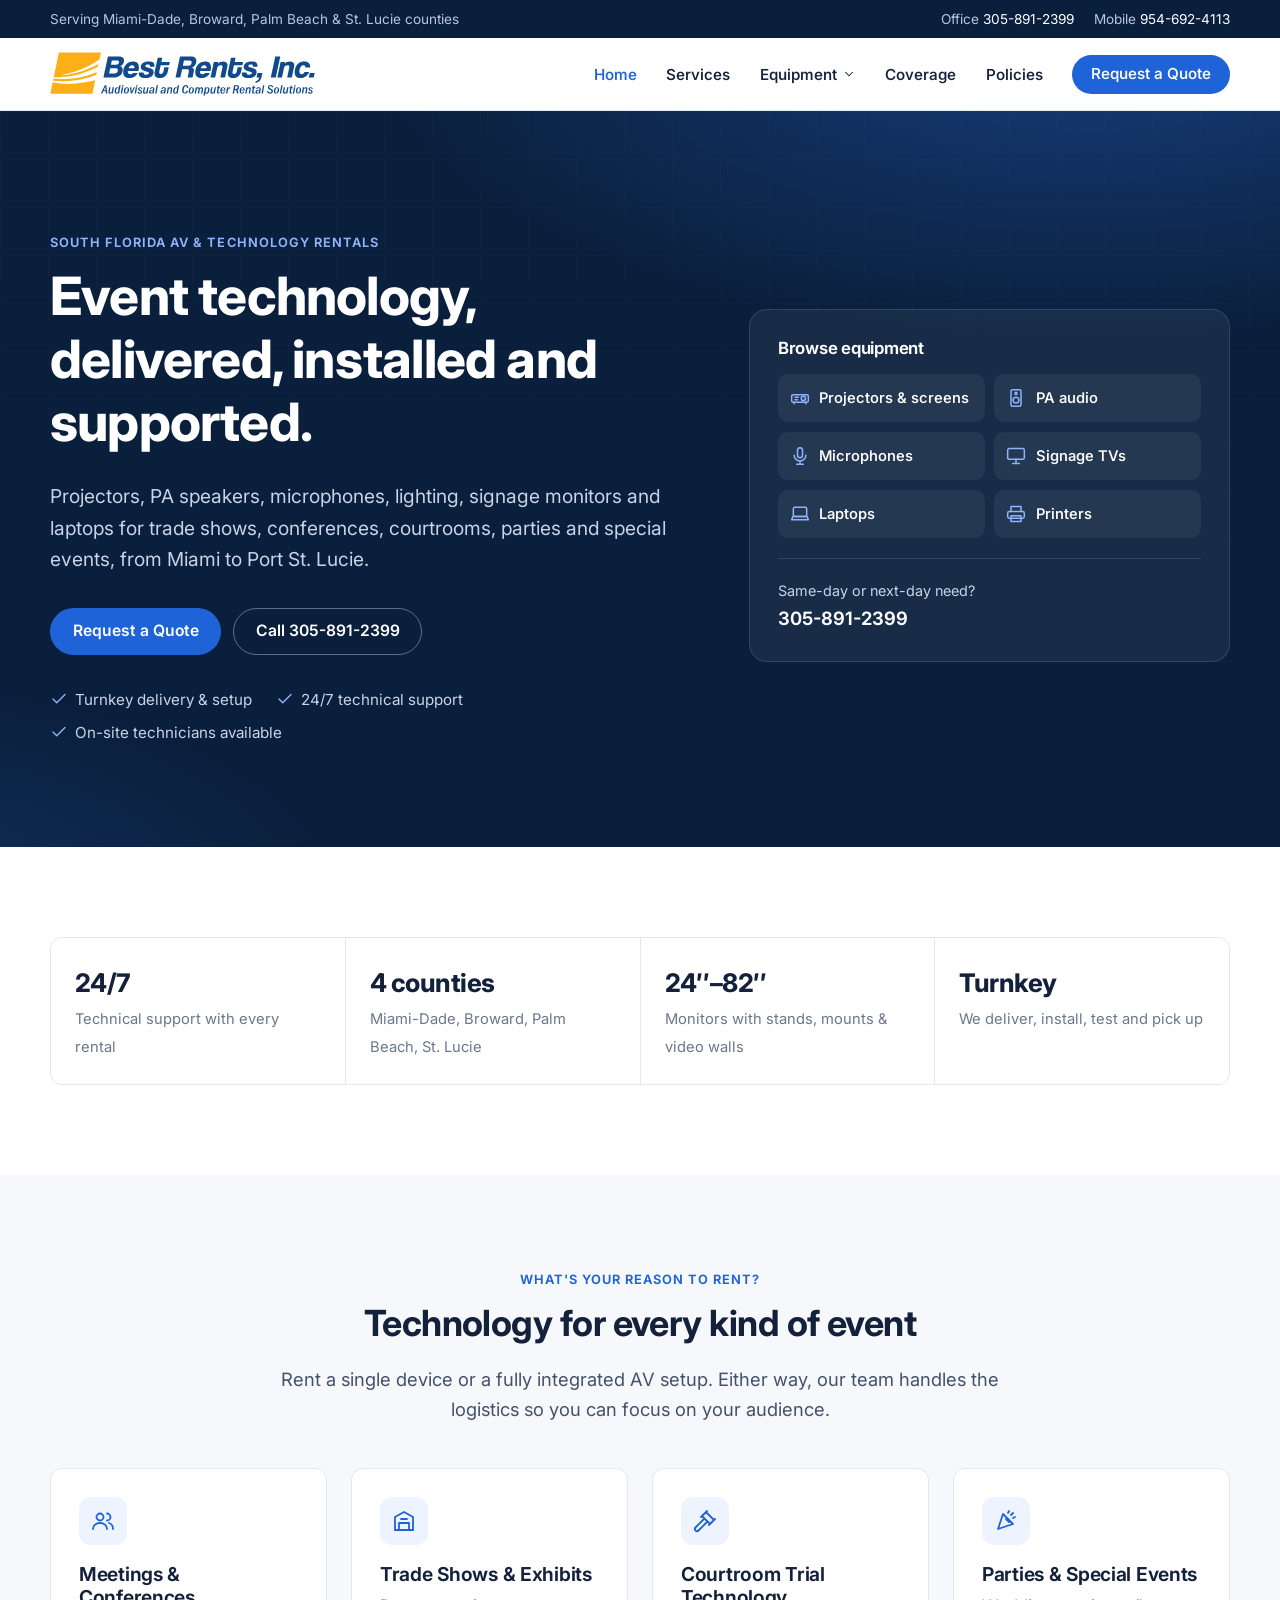
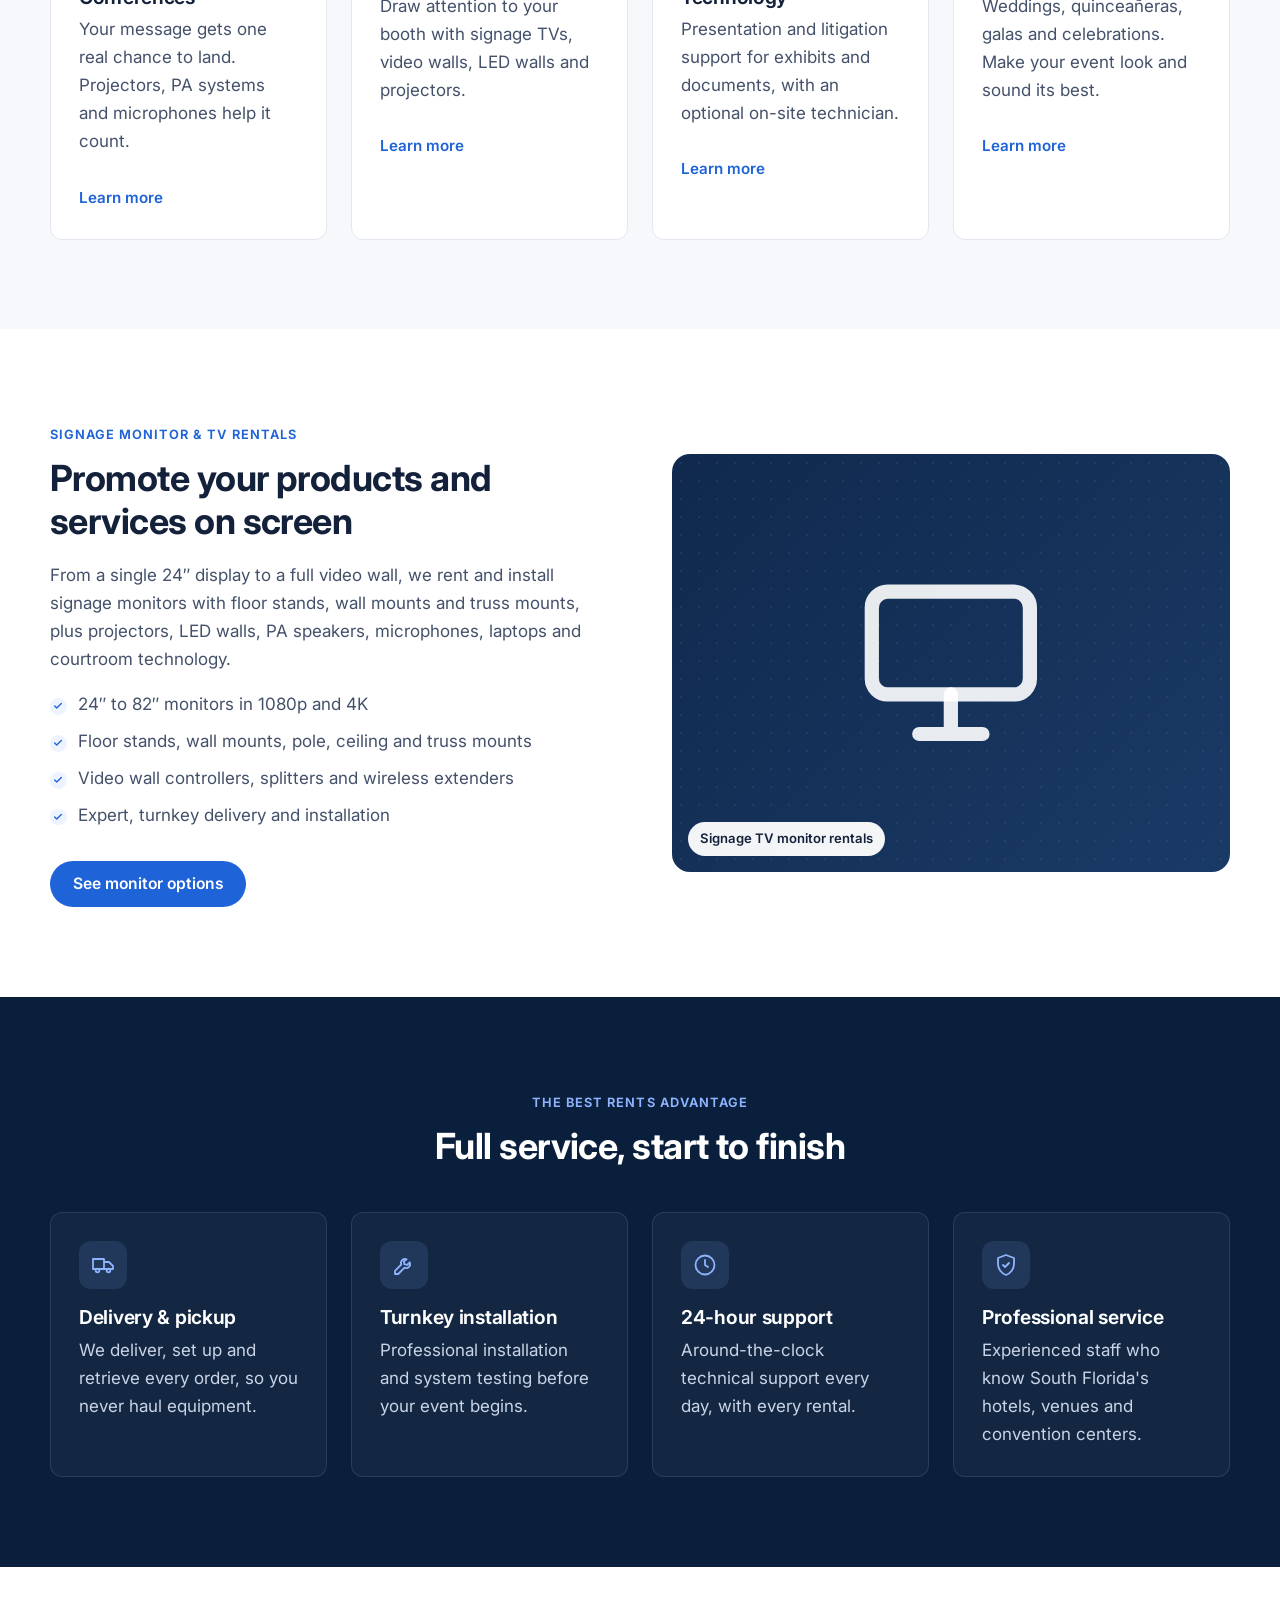
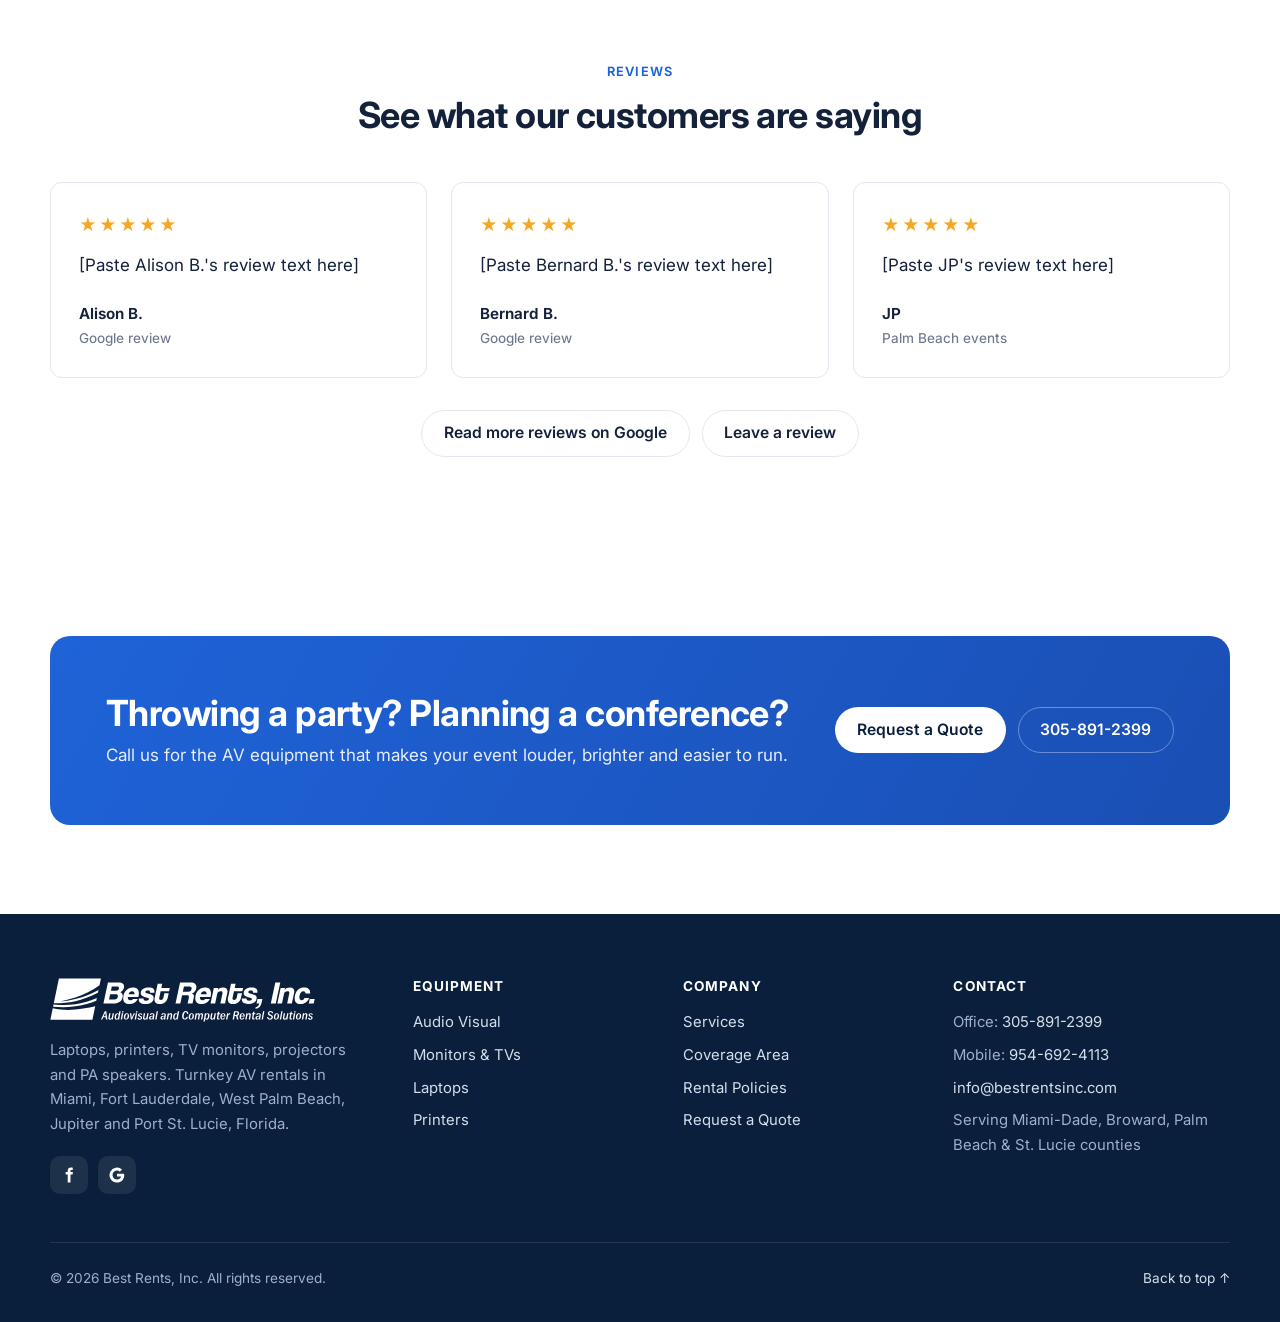
<file: index.html>
<!DOCTYPE html>
<html lang="en" id="top">
<head>
<meta charset="utf-8">
<meta name="viewport" content="width=device-width, initial-scale=1">
<title>TV Monitor, Projector, Laptop & AV Rentals | Best Rents, Inc.</title>
<meta name="description" content="Rent projectors, PA speakers, microphones, lighting, signage TV monitors and laptops for trade shows, conferences, courtrooms and events in Miami, Fort Lauderdale and Palm Beach.">
<link rel="canonical" href="https://www.bestrentsinc.com/">
<meta property="og:title" content="TV Monitor, Projector, Laptop & AV Rentals | Best Rents, Inc.">
<meta property="og:description" content="Rent projectors, PA speakers, microphones, lighting, signage TV monitors and laptops for trade shows, conferences, courtrooms and events in Miami, Fort Lauderdale and Palm Beach.">
<meta property="og:url" content="https://www.bestrentsinc.com/">
<meta property="og:type" content="website">
<link rel="icon" href="assets/images/favicon.svg" type="image/svg+xml">
<link rel="preconnect" href="https://fonts.googleapis.com"><link rel="preconnect" href="https://fonts.gstatic.com" crossorigin>
<link href="https://fonts.googleapis.com/css2?family=Inter:wght@400;500;600;700;800&display=swap" rel="stylesheet">
<link rel="stylesheet" href="assets/css/style.css">
</head>
<body>
<a class="skip-link" href="#main">Skip to content</a>
<div class="topbar"><div class="container">
  <div><span class="hide-sm">Serving Miami-Dade, Broward, Palm Beach &amp; St. Lucie counties</span></div>
  <div><span>Office <a href="tel:+13058912399">305-891-2399</a></span><span class="hide-sm">Mobile <a href="tel:+19546924113">954-692-4113</a></span></div>
</div></div>
<header class="site-header"><div class="container">
  <a class="brand" href="./" aria-label="Best Rents, Inc. home"><img class="brand-logo" src="assets/images/bestrents-logo.svg" alt="Best Rents, Inc. – Audiovisual and Computer Rental Solutions" width="265" height="44"></a>
  <button class="menu-toggle" aria-label="Open menu" aria-expanded="false"><svg viewBox="0 0 24 24" fill="none" stroke="currentColor" stroke-width="1.8" stroke-linecap="round" stroke-linejoin="round" aria-hidden="true"><path d="M3 6h18M3 12h18M3 18h18"/></svg></button>
  <nav class="nav" aria-label="Main">
    <a href="./" aria-current="page">Home</a>
    <a href="av-rental-services">Services</a>
    <div class="nav-dd"><button aria-expanded="false" aria-haspopup="true">Equipment <svg viewBox="0 0 24 24" fill="none" stroke="currentColor" stroke-width="1.8" stroke-linecap="round" stroke-linejoin="round" aria-hidden="true"><path d="m6 9 6 6 6-6"/></svg></button><div class="nav-dd-menu"><a href="av-rental">Audio Visual<small>Projectors, screens, PA, mics</small></a><a href="monitor-tv-rental">Monitor-TV<small>Signage TVs, mounts, video walls</small></a><a href="laptop-rental">Laptops<small>Windows, MacBook, iPad, network</small></a><a href="printer-rental">Printers<small>Laser printers and copiers</small></a></div></div>
    <a href="av-service-coverage">Coverage</a>
    <a href="av-rental-policies">Policies</a>
    <a class="btn btn--primary" href="av-rental-request">Request a Quote</a>
  </nav>
</div></header>
<main id="main">

<section class="hero"><div class="container">
  <div>
    <span class="eyebrow">South Florida AV &amp; Technology Rentals</span>
    <h1>Event technology, delivered, installed and supported.</h1>
    <p class="lead">Projectors, PA speakers, microphones, lighting, signage monitors and laptops for trade shows, conferences, courtrooms, parties and special events, from Miami to Port St. Lucie.</p>
    <div class="btn-row mt-2"><a class="btn btn--primary" href="av-rental-request">Request a Quote</a><a class="btn btn--outline-light" href="tel:+13058912399">Call 305-891-2399</a></div>
    <ul class="hero-points">
      <li><svg viewBox="0 0 24 24" fill="none" stroke="currentColor" stroke-width="1.8" stroke-linecap="round" stroke-linejoin="round" aria-hidden="true"><path d="M20 6 9 17l-5-5"/></svg> Turnkey delivery &amp; setup</li><li><svg viewBox="0 0 24 24" fill="none" stroke="currentColor" stroke-width="1.8" stroke-linecap="round" stroke-linejoin="round" aria-hidden="true"><path d="M20 6 9 17l-5-5"/></svg> 24/7 technical support</li><li><svg viewBox="0 0 24 24" fill="none" stroke="currentColor" stroke-width="1.8" stroke-linecap="round" stroke-linejoin="round" aria-hidden="true"><path d="M20 6 9 17l-5-5"/></svg> On-site technicians available</li>
    </ul>
  </div>
  <aside class="hero-card" aria-label="Browse equipment">
    <h3>Browse equipment</h3>
    <ul>
      <li><a href="av-rental"><svg viewBox="0 0 24 24" fill="none" stroke="currentColor" stroke-width="1.8" stroke-linecap="round" stroke-linejoin="round" aria-hidden="true"><rect x="2" y="8" width="20" height="9" rx="2"/><circle cx="16" cy="12.5" r="2.5"/><path d="M6 11h4M6 14h3M5 17v2M19 17v2"/></svg> Projectors &amp; screens</a></li>
      <li><a href="av-rental#pa-audio"><svg viewBox="0 0 24 24" fill="none" stroke="currentColor" stroke-width="1.8" stroke-linecap="round" stroke-linejoin="round" aria-hidden="true"><rect x="6" y="2" width="12" height="20" rx="2"/><circle cx="12" cy="14.5" r="3.5"/><circle cx="12" cy="6.5" r="1.3"/></svg> PA audio</a></li>
      <li><a href="av-rental#microphones"><svg viewBox="0 0 24 24" fill="none" stroke="currentColor" stroke-width="1.8" stroke-linecap="round" stroke-linejoin="round" aria-hidden="true"><rect x="9" y="2" width="6" height="12" rx="3"/><path d="M5 11a7 7 0 0 0 14 0M12 18v4M8 22h8"/></svg> Microphones</a></li>
      <li><a href="monitor-tv-rental"><svg viewBox="0 0 24 24" fill="none" stroke="currentColor" stroke-width="1.8" stroke-linecap="round" stroke-linejoin="round" aria-hidden="true"><rect x="2" y="3" width="20" height="13" rx="2"/><path d="M8 21h8M12 16v5"/></svg> Signage TVs</a></li>
      <li><a href="laptop-rental"><svg viewBox="0 0 24 24" fill="none" stroke="currentColor" stroke-width="1.8" stroke-linecap="round" stroke-linejoin="round" aria-hidden="true"><rect x="4" y="4" width="16" height="11" rx="1.5"/><path d="M2 19h20l-1.5-4h-17z"/></svg> Laptops</a></li>
      <li><a href="printer-rental"><svg viewBox="0 0 24 24" fill="none" stroke="currentColor" stroke-width="1.8" stroke-linecap="round" stroke-linejoin="round" aria-hidden="true"><path d="M6 9V3h12v6"/><rect x="2" y="9" width="20" height="8" rx="2"/><path d="M6 14h12v7H6z"/></svg> Printers</a></li>
    </ul>
    <div class="call">Same-day or next-day need?<br><a href="tel:+13058912399">305-891-2399</a></div>
  </aside>
</div></section>

<section class="section"><div class="container">
  <div class="stats">
    <div><strong>24/7</strong><span>Technical support with every rental</span></div>
    <div><strong>4 counties</strong><span>Miami-Dade, Broward, Palm Beach, St. Lucie</span></div>
    <div><strong>24&Prime;&ndash;82&Prime;</strong><span>Monitors with stands, mounts &amp; video walls</span></div>
    <div><strong>Turnkey</strong><span>We deliver, install, test and pick up</span></div>
  </div>
</div></section>

<section class="section section--soft"><div class="container">
  <div class="section-head center">
    <span class="eyebrow">What's your reason to rent?</span>
    <h2>Technology for every kind of event</h2>
    <p class="lead">Rent a single device or a fully integrated AV setup. Either way, our team handles the logistics so you can focus on your audience.</p>
  </div>
  <div class="grid grid-4">
    <a class="card" href="av-rental-services#meetings"><div class="icon"><svg viewBox="0 0 24 24" fill="none" stroke="currentColor" stroke-width="1.8" stroke-linecap="round" stroke-linejoin="round" aria-hidden="true"><circle cx="9" cy="8" r="3.5"/><path d="M2 20c0-3.6 3.1-6 7-6s7 2.4 7 6"/><path d="M16 4.5a3.5 3.5 0 0 1 0 7M18 14c2.4.6 4 2.6 4 6"/></svg></div><h3>Meetings &amp; Conferences</h3><p>Your message gets one real chance to land. Projectors, PA systems and microphones help it count.</p><span class="more">Learn more</span></a>
    <a class="card" href="av-rental-services#trade-shows"><div class="icon"><svg viewBox="0 0 24 24" fill="none" stroke="currentColor" stroke-width="1.8" stroke-linecap="round" stroke-linejoin="round" aria-hidden="true"><path d="M3 21V8l9-5 9 5v13"/><path d="M3 21h18M7 21v-7h10v7M9 10h6"/></svg></div><h3>Trade Shows &amp; Exhibits</h3><p>Draw attention to your booth with signage TVs, video walls, LED walls and projectors.</p><span class="more">Learn more</span></a>
    <a class="card" href="av-rental-services#courtroom"><div class="icon"><svg viewBox="0 0 24 24" fill="none" stroke="currentColor" stroke-width="1.8" stroke-linecap="round" stroke-linejoin="round" aria-hidden="true"><path d="m14 13-8.5 8.5a2.1 2.1 0 0 1-3-3L11 10"/><path d="m16 16 6-6M8 8l6-6M9 7l8 8M21 11l-8-8"/></svg></div><h3>Courtroom Trial Technology</h3><p>Presentation and litigation support for exhibits and documents, with an optional on-site technician.</p><span class="more">Learn more</span></a>
    <a class="card" href="av-rental-services#special-events"><div class="icon"><svg viewBox="0 0 24 24" fill="none" stroke="currentColor" stroke-width="1.8" stroke-linecap="round" stroke-linejoin="round" aria-hidden="true"><path d="M4 20 9 5l10 10z"/><path d="M14 4l1-2M19 9l2-1M17 6l2-2M12 10l3 3"/></svg></div><h3>Parties &amp; Special Events</h3><p>Weddings, quincea&ntilde;eras, galas and celebrations. Make your event look and sound its best.</p><span class="more">Learn more</span></a>
  </div>
</div></section>

<section class="section"><div class="container">
  <div class="split">
    <div>
      <span class="eyebrow">Signage monitor &amp; TV rentals</span>
      <h2>Promote your products and services on screen</h2>
      <p>From a single 24&Prime; display to a full video wall, we rent and install signage monitors with floor stands, wall mounts and truss mounts, plus projectors, LED walls, PA speakers, microphones, laptops and courtroom technology.</p>
      <ul class="checklist"><li>24&Prime; to 82&Prime; monitors in 1080p and 4K</li><li>Floor stands, wall mounts, pole, ceiling and truss mounts</li><li>Video wall controllers, splitters and wireless extenders</li><li>Expert, turnkey delivery and installation</li></ul>
      <div class="btn-row mt-2"><a class="btn btn--primary" href="monitor-tv-rental">See monitor options</a></div>
    </div>
    <figure class="visual"><svg viewBox="0 0 24 24" fill="none" stroke="currentColor" stroke-width="1.8" stroke-linecap="round" stroke-linejoin="round" aria-hidden="true"><rect x="2" y="3" width="20" height="13" rx="2"/><path d="M8 21h8M12 16v5"/></svg><figcaption>Signage TV monitor rentals</figcaption></figure>
  </div>
</div></section>

<section class="section section--navy"><div class="container">
  <div class="section-head center"><span class="eyebrow">The Best Rents advantage</span><h2>Full service, start to finish</h2></div>
  <div class="grid grid-4">
    <div class="card"><div class="icon"><svg viewBox="0 0 24 24" fill="none" stroke="currentColor" stroke-width="1.8" stroke-linecap="round" stroke-linejoin="round" aria-hidden="true"><path d="M2 6h11v10H2zM13 9h5l4 4v3h-9"/><circle cx="6.5" cy="17.5" r="1.8"/><circle cx="17.5" cy="17.5" r="1.8"/></svg></div><h3>Delivery &amp; pickup</h3><p>We deliver, set up and retrieve every order, so you never haul equipment.</p></div>
    <div class="card"><div class="icon"><svg viewBox="0 0 24 24" fill="none" stroke="currentColor" stroke-width="1.8" stroke-linecap="round" stroke-linejoin="round" aria-hidden="true"><path d="M14.7 6.3a4 4 0 0 0-5.4 5.2L3 17.8V21h3.2l6.3-6.3a4 4 0 0 0 5.2-5.4l-2.5 2.5-2.8-.6-.6-2.8z"/></svg></div><h3>Turnkey installation</h3><p>Professional installation and system testing before your event begins.</p></div>
    <div class="card"><div class="icon"><svg viewBox="0 0 24 24" fill="none" stroke="currentColor" stroke-width="1.8" stroke-linecap="round" stroke-linejoin="round" aria-hidden="true"><circle cx="12" cy="12" r="9.5"/><path d="M12 7v5l3 2"/></svg></div><h3>24-hour support</h3><p>Around-the-clock technical support every day, with every rental.</p></div>
    <div class="card"><div class="icon"><svg viewBox="0 0 24 24" fill="none" stroke="currentColor" stroke-width="1.8" stroke-linecap="round" stroke-linejoin="round" aria-hidden="true"><path d="M12 2 4 5v6c0 5 3.4 9.4 8 11 4.6-1.6 8-6 8-11V5z"/><path d="m9 12 2 2 4-4"/></svg></div><h3>Professional service</h3><p>Experienced staff who know South Florida's hotels, venues and convention centers.</p></div>
  </div>
</div></section>

<section class="section"><div class="container">
  <div class="section-head center"><span class="eyebrow">Reviews</span><h2>See what our customers are saying</h2></div>
  <div class="grid grid-3">
    <!-- TODO: paste each review's exact wording from Google/Wix into the blockquote below -->
    <figure class="card review"><div class="stars" aria-label="5 stars">&#9733;&#9733;&#9733;&#9733;&#9733;</div><blockquote>[Paste Alison B.'s review text here]</blockquote><figcaption><cite>Alison B.<span>Google review</span></cite></figcaption></figure>
    <figure class="card review"><div class="stars" aria-label="5 stars">&#9733;&#9733;&#9733;&#9733;&#9733;</div><blockquote>[Paste Bernard B.'s review text here]</blockquote><figcaption><cite>Bernard B.<span>Google review</span></cite></figcaption></figure>
    <figure class="card review"><div class="stars" aria-label="5 stars">&#9733;&#9733;&#9733;&#9733;&#9733;</div><blockquote>[Paste JP's review text here]</blockquote><figcaption><cite>JP<span>Palm Beach events</span></cite></figcaption></figure>
  </div>
  <div class="btn-row mt-2" style="justify-content:center"><a class="btn btn--ghost" href="https://g.page/r/CbAS1ReW1rCcEB0/" target="_blank" rel="noopener">Read more reviews on Google</a><a class="btn btn--ghost" href="https://g.page/r/CbAS1ReW1rCcEB0/review" target="_blank" rel="noopener">Leave a review</a></div>
</div></section>

<section class="section"><div class="container"><div class="cta-band">
  <div><h2>Throwing a party? Planning a conference?</h2><p>Call us for the AV equipment that makes your event louder, brighter and easier to run.</p></div>
  <div class="btn-row"><a class="btn btn--light" href="av-rental-request">Request a Quote</a><a class="btn btn--outline-light" href="tel:+13058912399">305-891-2399</a></div>
</div></div></section>

</main>
<footer class="site-footer"><div class="container">
  <div class="footer-grid">
    <div>
      <a class="brand" href="./" aria-label="Best Rents, Inc. home"><img class="brand-logo" src="assets/images/bestrents-logo-white.svg" alt="Best Rents, Inc. – Audiovisual and Computer Rental Solutions" width="265" height="44"></a>
      <p>Laptops, printers, TV monitors, projectors and PA speakers. Turnkey AV rentals in Miami, Fort Lauderdale, West Palm Beach, Jupiter and Port St. Lucie, Florida.</p>
      <div class="social">
        <a href="https://www.facebook.com/bestrentsinc" aria-label="Best Rents on Facebook" rel="noopener" target="_blank"><svg viewBox="0 0 24 24" fill="currentColor" aria-hidden="true"><path d="M14 8V6.5c0-.8.2-1.3 1.4-1.3H17V2.2c-.3 0-1.3-.2-2.5-.2-2.5 0-4.2 1.5-4.2 4.3V8H7.5v3.4h2.8V22H14V11.4h2.8l.4-3.4z"/></svg></a>
        <a href="https://g.page/r/CbAS1ReW1rCcEB0/" aria-label="Best Rents reviews on Google" rel="noopener" target="_blank"><svg viewBox="0 0 24 24" fill="currentColor" aria-hidden="true"><path d="M21.6 12.2c0-.7-.1-1.4-.2-2H12v3.8h5.4a4.6 4.6 0 0 1-2 3v2.5h3.2c1.9-1.7 3-4.3 3-7.3zM12 22c2.7 0 5-.9 6.6-2.4l-3.2-2.5c-.9.6-2 1-3.4 1-2.6 0-4.8-1.8-5.6-4.1H3.1v2.6A10 10 0 0 0 12 22zM6.4 14a6 6 0 0 1 0-3.9V7.5H3.1a10 10 0 0 0 0 9zM12 6c1.5 0 2.8.5 3.8 1.5l2.9-2.9A10 10 0 0 0 3.1 7.5L6.4 10C7.2 7.8 9.4 6 12 6z"/></svg></a>
      </div>
    </div>
    <div><h4>Equipment</h4><ul>
      <li><a href="av-rental">Audio Visual</a></li><li><a href="monitor-tv-rental">Monitors &amp; TVs</a></li>
      <li><a href="laptop-rental">Laptops</a></li><li><a href="printer-rental">Printers</a></li></ul></div>
    <div><h4>Company</h4><ul>
      <li><a href="av-rental-services">Services</a></li><li><a href="av-service-coverage">Coverage Area</a></li>
      <li><a href="av-rental-policies">Rental Policies</a></li><li><a href="av-rental-request">Request a Quote</a></li></ul></div>
    <div><h4>Contact</h4><ul>
      <li>Office: <a href="tel:+13058912399">305-891-2399</a></li>
      <li>Mobile: <a href="tel:+19546924113">954-692-4113</a></li>
      <li><a href="mailto:info@bestrentsinc.com">info@bestrentsinc.com</a></li>
      <li>Serving Miami-Dade, Broward, Palm Beach &amp; St. Lucie counties</li></ul></div>
  </div>
  <div class="footer-bottom"><span>&copy; <span id="year">2026</span> Best Rents, Inc. All rights reserved.</span><a href="#top">Back to top &uarr;</a></div>
</div></footer>
<script src="assets/js/main.js" defer></script>
</body>
</html>
</file>
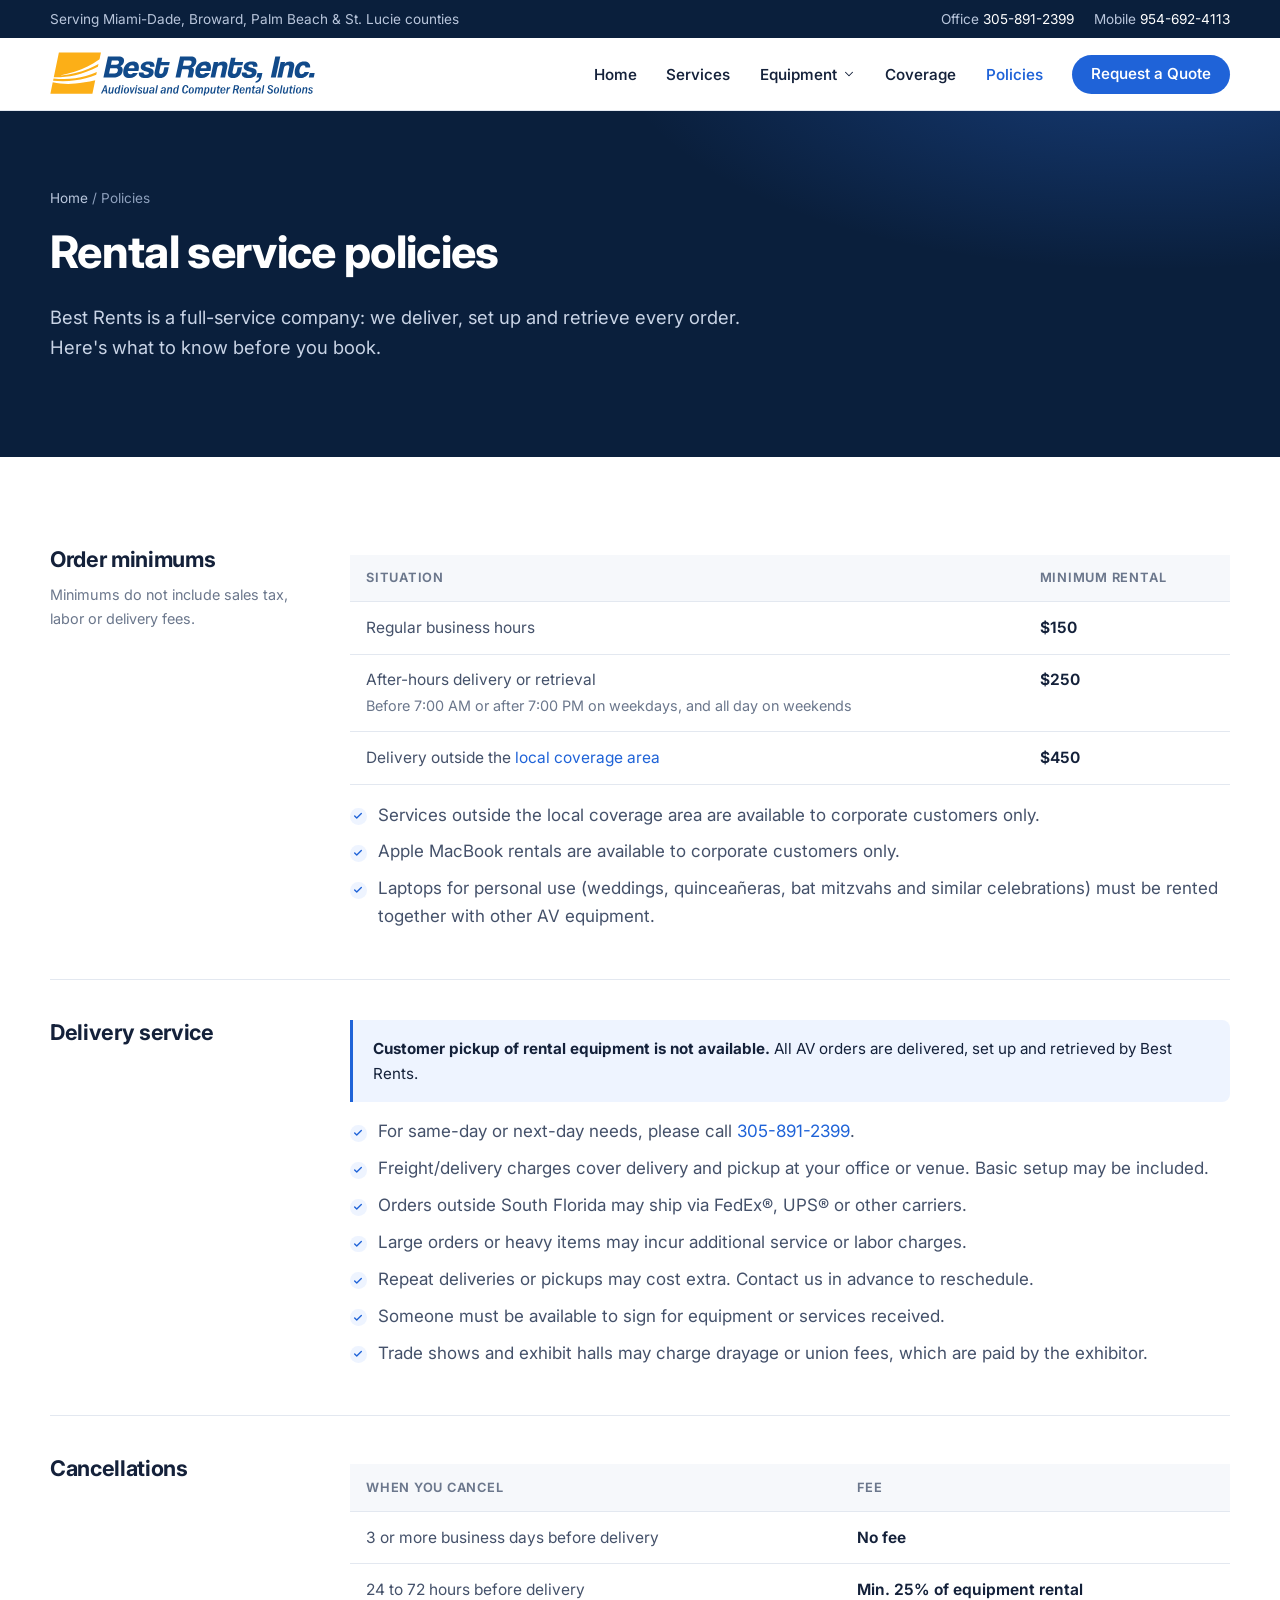
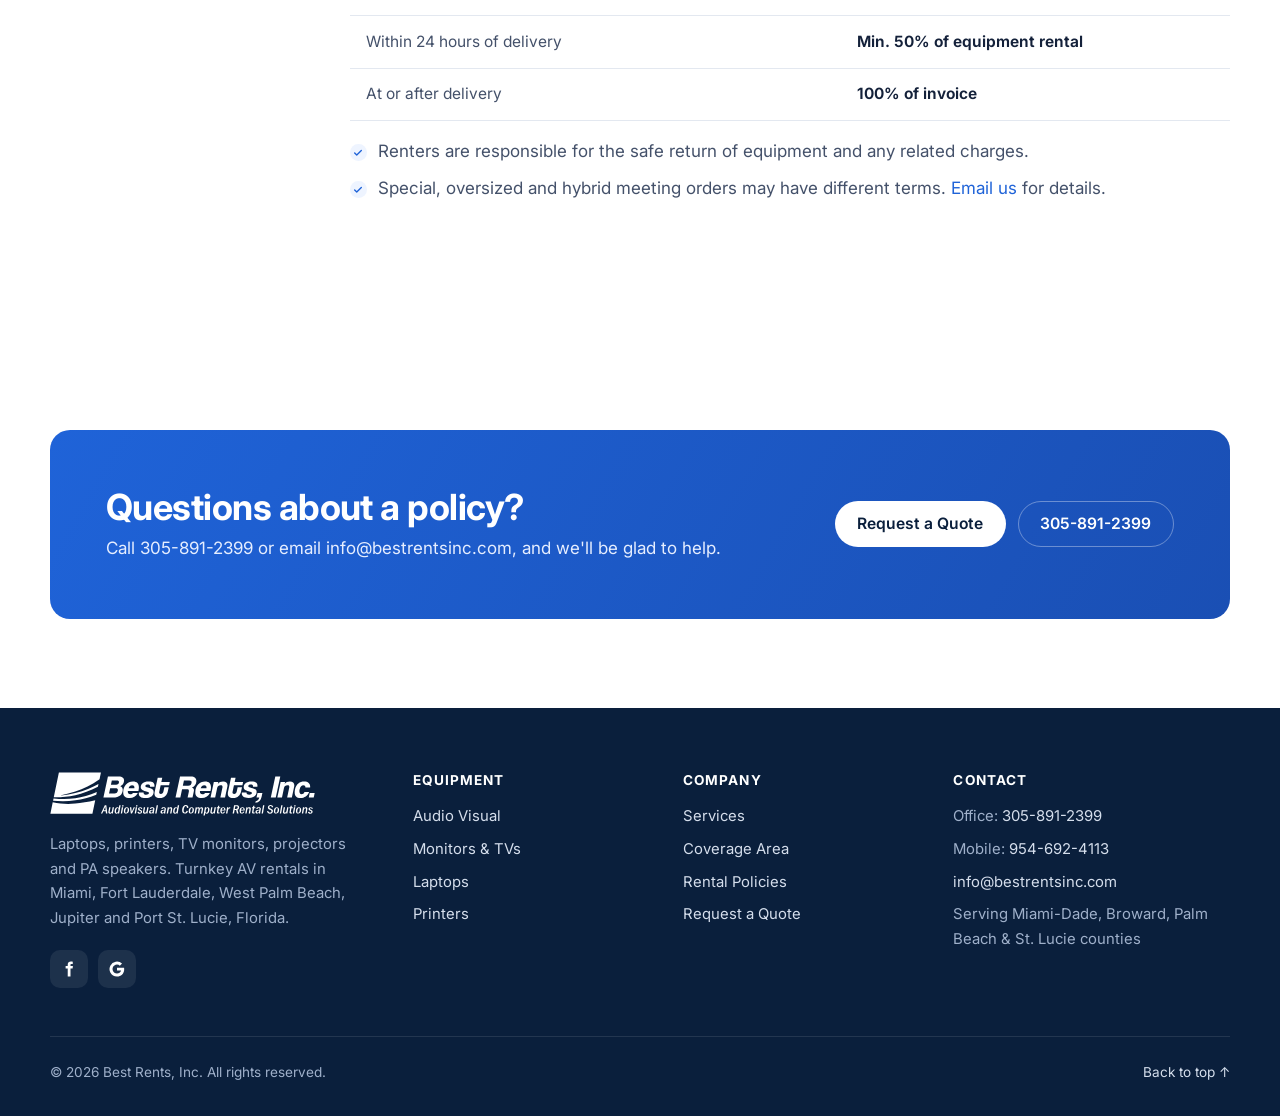
<file: av-rental-policies.html>
<!DOCTYPE html>
<html lang="en" id="top">
<head>
<meta charset="utf-8">
<meta name="viewport" content="width=device-width, initial-scale=1">
<title>AV & Laptop Rental Policies | Best Rents, Inc. | Miami - Palm Beach</title>
<meta name="description" content="Order minimums, delivery service details and cancellation terms for Best Rents audiovisual, monitor, laptop and printer rentals.">
<link rel="canonical" href="https://www.bestrentsinc.com/av-rental-policies">
<meta property="og:title" content="AV & Laptop Rental Policies | Best Rents, Inc. | Miami - Palm Beach">
<meta property="og:description" content="Order minimums, delivery service details and cancellation terms for Best Rents audiovisual, monitor, laptop and printer rentals.">
<meta property="og:url" content="https://www.bestrentsinc.com/av-rental-policies">
<meta property="og:type" content="website">
<link rel="icon" href="assets/images/favicon.svg" type="image/svg+xml">
<link rel="preconnect" href="https://fonts.googleapis.com"><link rel="preconnect" href="https://fonts.gstatic.com" crossorigin>
<link href="https://fonts.googleapis.com/css2?family=Inter:wght@400;500;600;700;800&display=swap" rel="stylesheet">
<link rel="stylesheet" href="assets/css/style.css">
</head>
<body>
<a class="skip-link" href="#main">Skip to content</a>
<div class="topbar"><div class="container">
  <div><span class="hide-sm">Serving Miami-Dade, Broward, Palm Beach &amp; St. Lucie counties</span></div>
  <div><span>Office <a href="tel:+13058912399">305-891-2399</a></span><span class="hide-sm">Mobile <a href="tel:+19546924113">954-692-4113</a></span></div>
</div></div>
<header class="site-header"><div class="container">
  <a class="brand" href="./" aria-label="Best Rents, Inc. home"><img class="brand-logo" src="assets/images/bestrents-logo.svg" alt="Best Rents, Inc. – Audiovisual and Computer Rental Solutions" width="265" height="44"></a>
  <button class="menu-toggle" aria-label="Open menu" aria-expanded="false"><svg viewBox="0 0 24 24" fill="none" stroke="currentColor" stroke-width="1.8" stroke-linecap="round" stroke-linejoin="round" aria-hidden="true"><path d="M3 6h18M3 12h18M3 18h18"/></svg></button>
  <nav class="nav" aria-label="Main">
    <a href="./">Home</a>
    <a href="av-rental-services">Services</a>
    <div class="nav-dd"><button aria-expanded="false" aria-haspopup="true">Equipment <svg viewBox="0 0 24 24" fill="none" stroke="currentColor" stroke-width="1.8" stroke-linecap="round" stroke-linejoin="round" aria-hidden="true"><path d="m6 9 6 6 6-6"/></svg></button><div class="nav-dd-menu"><a href="av-rental">Audio Visual<small>Projectors, screens, PA, mics</small></a><a href="monitor-tv-rental">Monitor-TV<small>Signage TVs, mounts, video walls</small></a><a href="laptop-rental">Laptops<small>Windows, MacBook, iPad, network</small></a><a href="printer-rental">Printers<small>Laser printers and copiers</small></a></div></div>
    <a href="av-service-coverage">Coverage</a>
    <a href="av-rental-policies" aria-current="page">Policies</a>
    <a class="btn btn--primary" href="av-rental-request">Request a Quote</a>
  </nav>
</div></header>
<main id="main">
<section class="page-hero"><div class="container">
  <div class="crumbs"><a href="./">Home</a> / Policies</div>
  <h1>Rental service policies</h1><p class="lead">Best Rents is a full-service company: we deliver, set up and retrieve every order. Here's what to know before you book.</p>
</div></section>
<section class="section"><div class="container">
  <div class="policy">
    <div><h2>Order minimums</h2><p class="muted small">Minimums do not include sales tax, labor or delivery fees.</p></div>
    <div>
      <table class="fee-table">
        <thead><tr><th>Situation</th><th>Minimum rental</th></tr></thead>
        <tbody>
          <tr><td>Regular business hours</td><td>$150</td></tr>
          <tr><td>After-hours delivery or retrieval<br><span class="muted small">Before 7:00 AM or after 7:00 PM on weekdays, and all day on weekends</span></td><td>$250</td></tr>
          <tr><td>Delivery outside the <a href="av-service-coverage">local coverage area</a></td><td>$450</td></tr>
        </tbody>
      </table>
      <ul class="checklist"><li>Services outside the local coverage area are available to corporate customers only.</li><li>Apple MacBook rentals are available to corporate customers only.</li><li>Laptops for personal use (weddings, quincea&ntilde;eras, bat mitzvahs and similar celebrations) must be rented together with other AV equipment.</li></ul>
    </div>
  </div>
  <div class="policy">
    <div><h2>Delivery service</h2></div>
    <div>
      <p class="note"><strong>Customer pickup of rental equipment is not available.</strong> All AV orders are delivered, set up and retrieved by Best Rents.</p>
      <ul class="checklist"><li>For same-day or next-day needs, please call <a href="tel:+13058912399">305-891-2399</a>.</li><li>Freight/delivery charges cover delivery and pickup at your office or venue. Basic setup may be included.</li><li>Orders outside South Florida may ship via FedEx&reg;, UPS&reg; or other carriers.</li><li>Large orders or heavy items may incur additional service or labor charges.</li><li>Repeat deliveries or pickups may cost extra. Contact us in advance to reschedule.</li><li>Someone must be available to sign for equipment or services received.</li><li>Trade shows and exhibit halls may charge drayage or union fees, which are paid by the exhibitor.</li></ul>
    </div>
  </div>
  <div class="policy">
    <div><h2>Cancellations</h2></div>
    <div>
      <table class="fee-table">
        <thead><tr><th>When you cancel</th><th>Fee</th></tr></thead>
        <tbody>
          <tr><td>3 or more business days before delivery</td><td>No fee</td></tr>
          <tr><td>24 to 72 hours before delivery</td><td>Min. 25% of equipment rental</td></tr>
          <tr><td>Within 24 hours of delivery</td><td>Min. 50% of equipment rental</td></tr>
          <tr><td>At or after delivery</td><td>100% of invoice</td></tr>
        </tbody>
      </table>
      <ul class="checklist"><li>Renters are responsible for the safe return of equipment and any related charges.</li><li>Special, oversized and hybrid meeting orders may have different terms. <a href="mailto:info@bestrentsinc.com">Email us</a> for details.</li></ul>
    </div>
  </div>
</div></section>
<section class="section"><div class="container"><div class="cta-band">
  <div><h2>Questions about a policy?</h2><p>Call 305-891-2399 or email info@bestrentsinc.com, and we'll be glad to help.</p></div>
  <div class="btn-row"><a class="btn btn--light" href="av-rental-request">Request a Quote</a><a class="btn btn--outline-light" href="tel:+13058912399">305-891-2399</a></div>
</div></div></section>

</main>
<footer class="site-footer"><div class="container">
  <div class="footer-grid">
    <div>
      <a class="brand" href="./" aria-label="Best Rents, Inc. home"><img class="brand-logo" src="assets/images/bestrents-logo-white.svg" alt="Best Rents, Inc. – Audiovisual and Computer Rental Solutions" width="265" height="44"></a>
      <p>Laptops, printers, TV monitors, projectors and PA speakers. Turnkey AV rentals in Miami, Fort Lauderdale, West Palm Beach, Jupiter and Port St. Lucie, Florida.</p>
      <div class="social">
        <a href="https://www.facebook.com/bestrentsinc" aria-label="Best Rents on Facebook" rel="noopener" target="_blank"><svg viewBox="0 0 24 24" fill="currentColor" aria-hidden="true"><path d="M14 8V6.5c0-.8.2-1.3 1.4-1.3H17V2.2c-.3 0-1.3-.2-2.5-.2-2.5 0-4.2 1.5-4.2 4.3V8H7.5v3.4h2.8V22H14V11.4h2.8l.4-3.4z"/></svg></a>
        <a href="https://g.page/r/CbAS1ReW1rCcEB0/" aria-label="Best Rents reviews on Google" rel="noopener" target="_blank"><svg viewBox="0 0 24 24" fill="currentColor" aria-hidden="true"><path d="M21.6 12.2c0-.7-.1-1.4-.2-2H12v3.8h5.4a4.6 4.6 0 0 1-2 3v2.5h3.2c1.9-1.7 3-4.3 3-7.3zM12 22c2.7 0 5-.9 6.6-2.4l-3.2-2.5c-.9.6-2 1-3.4 1-2.6 0-4.8-1.8-5.6-4.1H3.1v2.6A10 10 0 0 0 12 22zM6.4 14a6 6 0 0 1 0-3.9V7.5H3.1a10 10 0 0 0 0 9zM12 6c1.5 0 2.8.5 3.8 1.5l2.9-2.9A10 10 0 0 0 3.1 7.5L6.4 10C7.2 7.8 9.4 6 12 6z"/></svg></a>
      </div>
    </div>
    <div><h4>Equipment</h4><ul>
      <li><a href="av-rental">Audio Visual</a></li><li><a href="monitor-tv-rental">Monitors &amp; TVs</a></li>
      <li><a href="laptop-rental">Laptops</a></li><li><a href="printer-rental">Printers</a></li></ul></div>
    <div><h4>Company</h4><ul>
      <li><a href="av-rental-services">Services</a></li><li><a href="av-service-coverage">Coverage Area</a></li>
      <li><a href="av-rental-policies">Rental Policies</a></li><li><a href="av-rental-request">Request a Quote</a></li></ul></div>
    <div><h4>Contact</h4><ul>
      <li>Office: <a href="tel:+13058912399">305-891-2399</a></li>
      <li>Mobile: <a href="tel:+19546924113">954-692-4113</a></li>
      <li><a href="mailto:info@bestrentsinc.com">info@bestrentsinc.com</a></li>
      <li>Serving Miami-Dade, Broward, Palm Beach &amp; St. Lucie counties</li></ul></div>
  </div>
  <div class="footer-bottom"><span>&copy; <span id="year">2026</span> Best Rents, Inc. All rights reserved.</span><a href="#top">Back to top &uarr;</a></div>
</div></footer>
<script src="assets/js/main.js" defer></script>
</body>
</html>
</file>
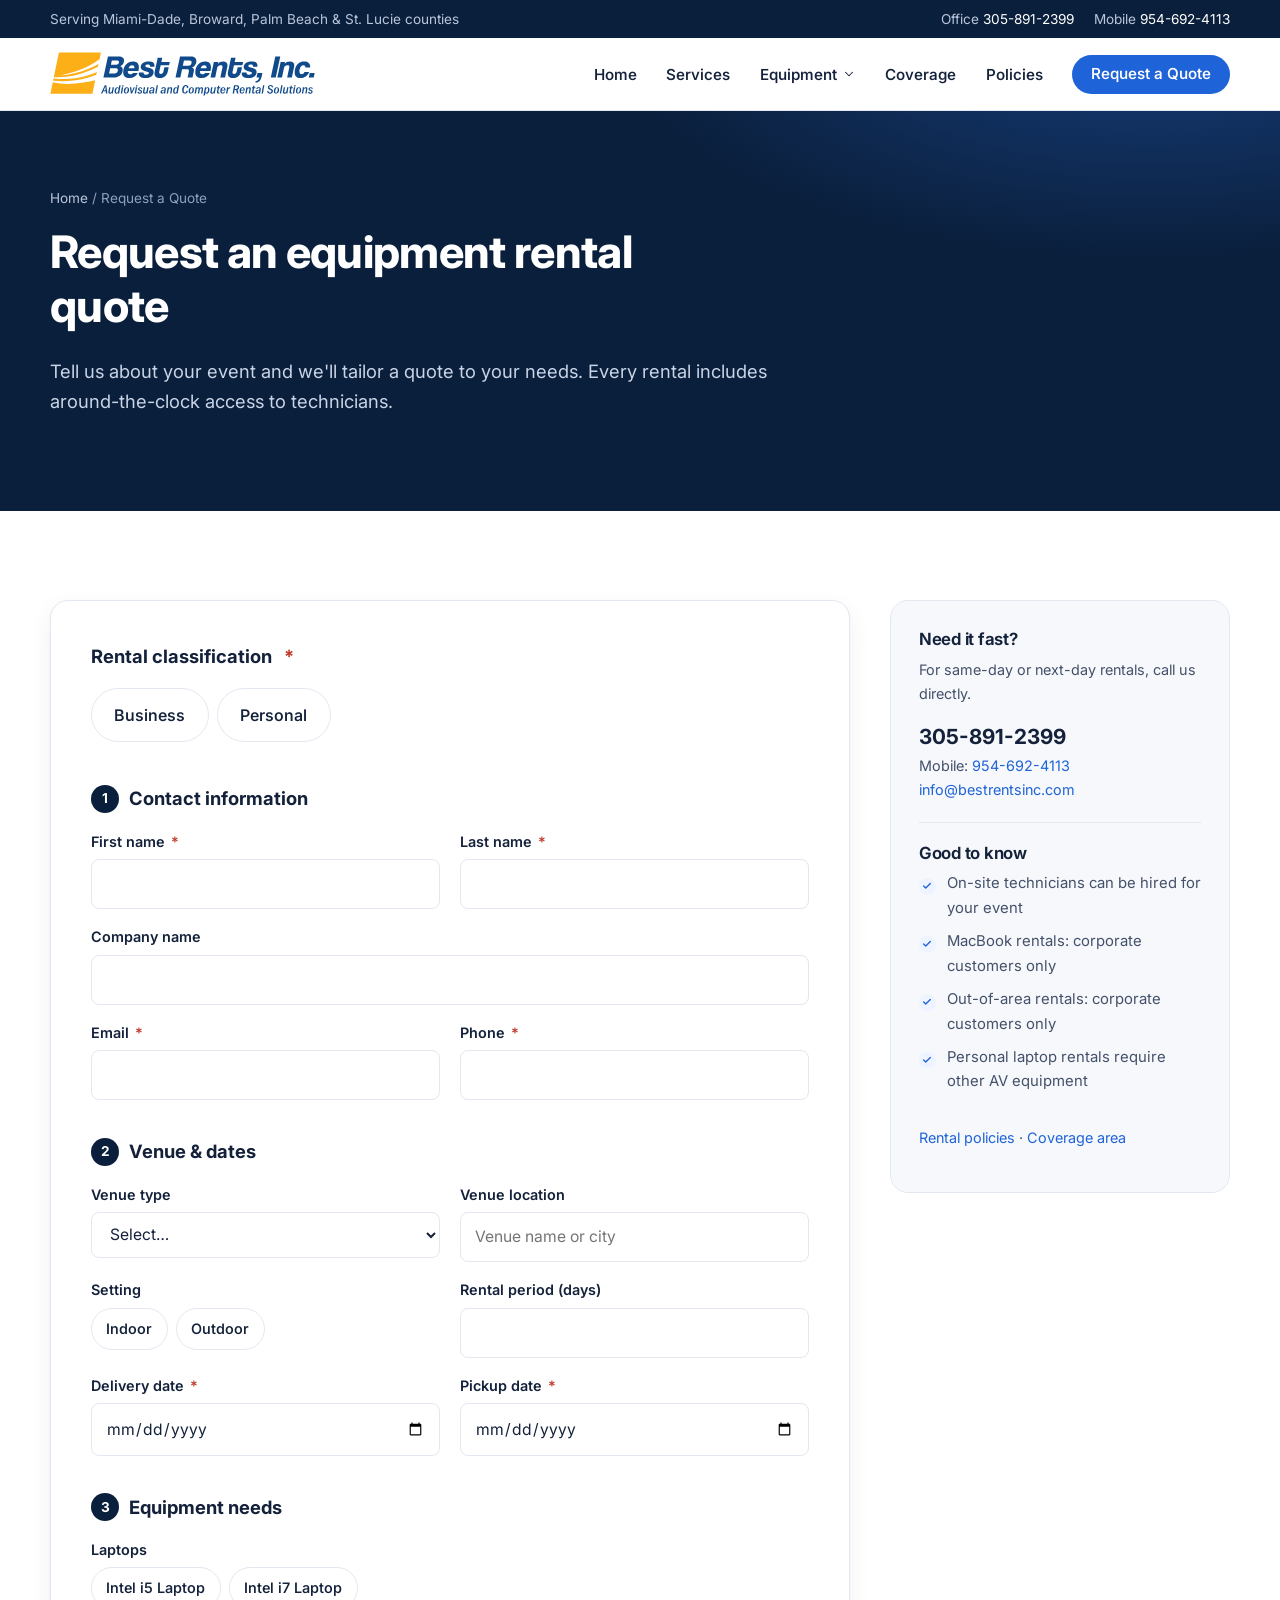
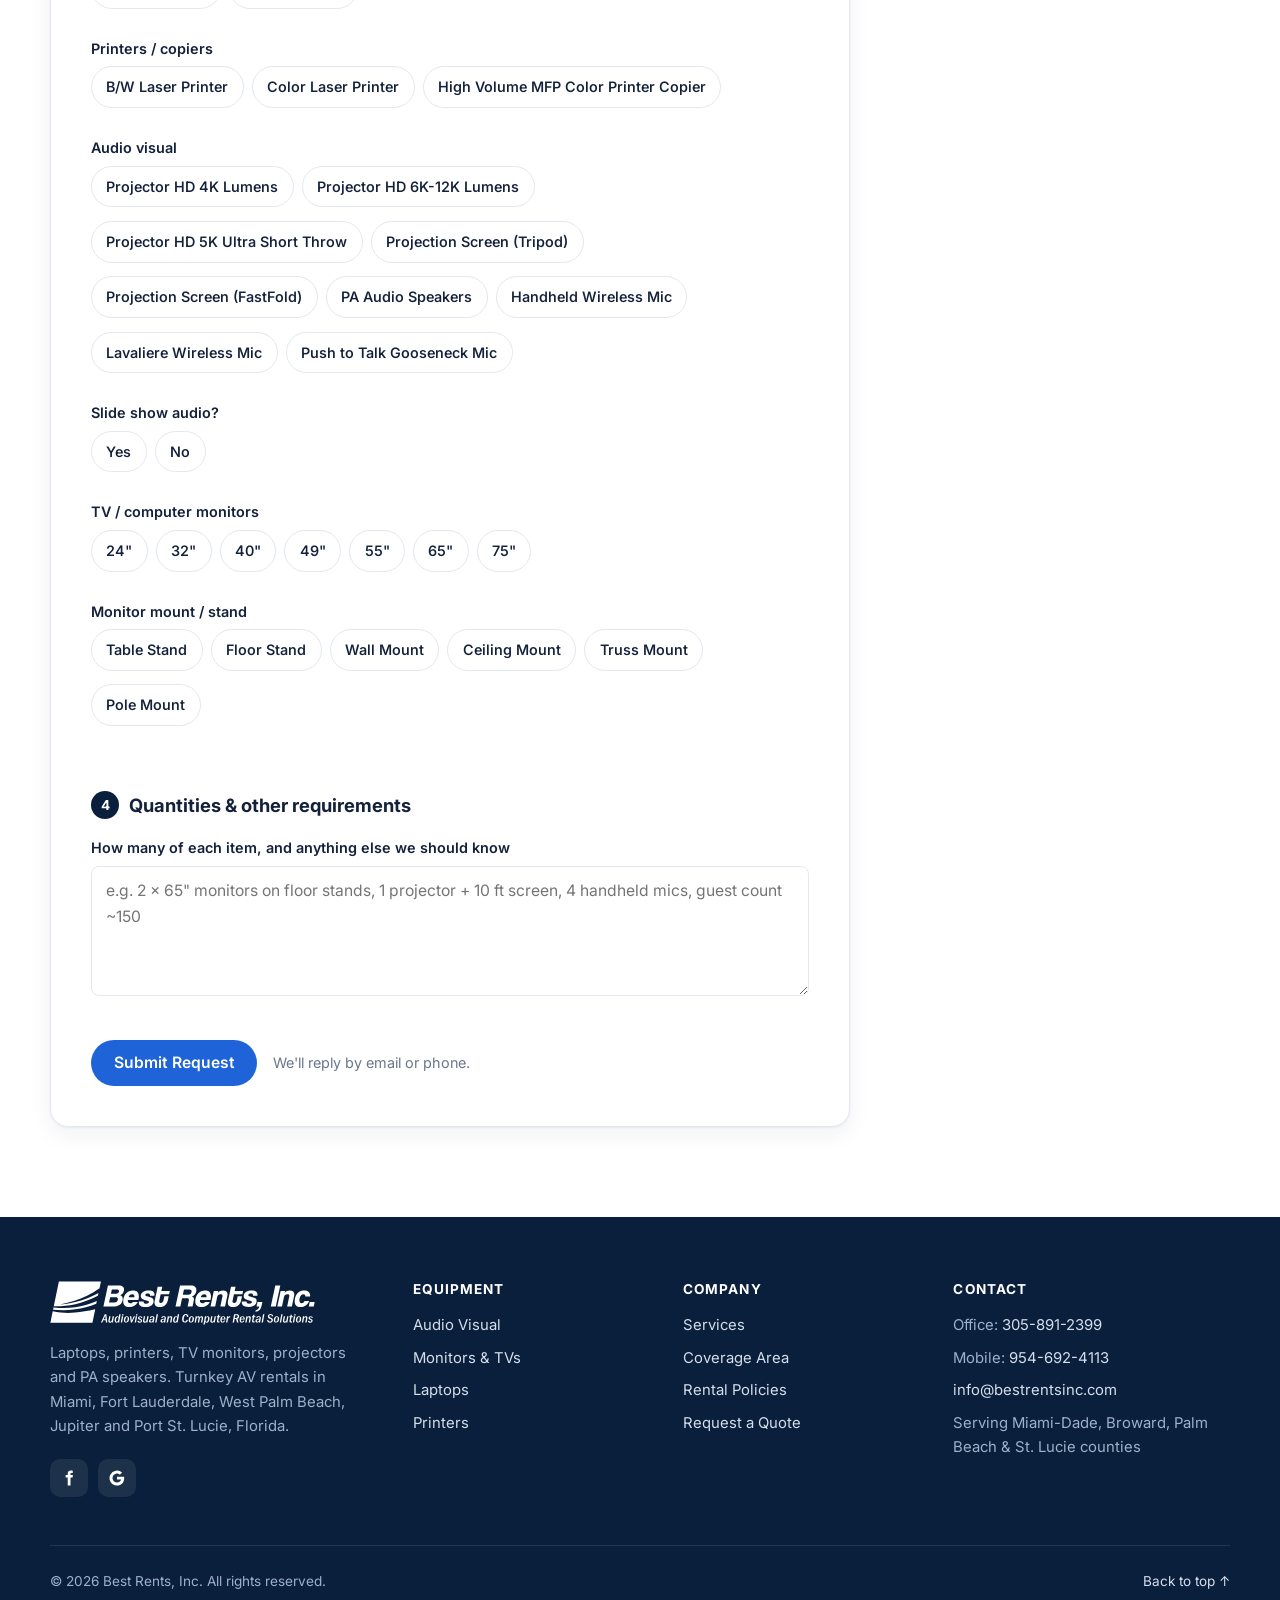
<file: av-rental-request.html>
<!DOCTYPE html>
<html lang="en" id="top">
<head>
<meta charset="utf-8">
<meta name="viewport" content="width=device-width, initial-scale=1">
<title>Request an AV Rental Quote | Best Rents, Inc.</title>
<meta name="description" content="Request a price quote for projector, PA, microphone, monitor, laptop and printer rentals for your meeting, trade show, courtroom or event in South Florida.">
<link rel="canonical" href="https://www.bestrentsinc.com/av-rental-request">
<meta property="og:title" content="Request an AV Rental Quote | Best Rents, Inc.">
<meta property="og:description" content="Request a price quote for projector, PA, microphone, monitor, laptop and printer rentals for your meeting, trade show, courtroom or event in South Florida.">
<meta property="og:url" content="https://www.bestrentsinc.com/av-rental-request">
<meta property="og:type" content="website">
<link rel="icon" href="assets/images/favicon.svg" type="image/svg+xml">
<link rel="preconnect" href="https://fonts.googleapis.com"><link rel="preconnect" href="https://fonts.gstatic.com" crossorigin>
<link href="https://fonts.googleapis.com/css2?family=Inter:wght@400;500;600;700;800&display=swap" rel="stylesheet">
<link rel="stylesheet" href="assets/css/style.css">
</head>
<body>
<a class="skip-link" href="#main">Skip to content</a>
<div class="topbar"><div class="container">
  <div><span class="hide-sm">Serving Miami-Dade, Broward, Palm Beach &amp; St. Lucie counties</span></div>
  <div><span>Office <a href="tel:+13058912399">305-891-2399</a></span><span class="hide-sm">Mobile <a href="tel:+19546924113">954-692-4113</a></span></div>
</div></div>
<header class="site-header"><div class="container">
  <a class="brand" href="./" aria-label="Best Rents, Inc. home"><img class="brand-logo" src="assets/images/bestrents-logo.svg" alt="Best Rents, Inc. – Audiovisual and Computer Rental Solutions" width="265" height="44"></a>
  <button class="menu-toggle" aria-label="Open menu" aria-expanded="false"><svg viewBox="0 0 24 24" fill="none" stroke="currentColor" stroke-width="1.8" stroke-linecap="round" stroke-linejoin="round" aria-hidden="true"><path d="M3 6h18M3 12h18M3 18h18"/></svg></button>
  <nav class="nav" aria-label="Main">
    <a href="./">Home</a>
    <a href="av-rental-services">Services</a>
    <div class="nav-dd"><button aria-expanded="false" aria-haspopup="true">Equipment <svg viewBox="0 0 24 24" fill="none" stroke="currentColor" stroke-width="1.8" stroke-linecap="round" stroke-linejoin="round" aria-hidden="true"><path d="m6 9 6 6 6-6"/></svg></button><div class="nav-dd-menu"><a href="av-rental">Audio Visual<small>Projectors, screens, PA, mics</small></a><a href="monitor-tv-rental">Monitor-TV<small>Signage TVs, mounts, video walls</small></a><a href="laptop-rental">Laptops<small>Windows, MacBook, iPad, network</small></a><a href="printer-rental">Printers<small>Laser printers and copiers</small></a></div></div>
    <a href="av-service-coverage">Coverage</a>
    <a href="av-rental-policies">Policies</a>
    <a class="btn btn--primary" href="av-rental-request">Request a Quote</a>
  </nav>
</div></header>
<main id="main">
<section class="page-hero"><div class="container">
  <div class="crumbs"><a href="./">Home</a> / Request a Quote</div>
  <h1>Request an equipment rental quote</h1><p class="lead">Tell us about your event and we'll tailor a quote to your needs. Every rental includes around-the-clock access to technicians.</p>
</div></section>
<section class="section"><div class="container form-layout">
  <div class="form-card" id="quote-card">
    <!-- To change form providers, replace the action URL below (see README). -->
    <form id="quote-form" action="https://formspree.io/f/YOUR_FORM_ID" method="POST">
      <input type="hidden" name="_subject" value="New quote request: bestrentsinc.com">
      <input type="text" name="_gotcha" class="hp" tabindex="-1" autocomplete="off" aria-hidden="true">

      <fieldset>
        <legend>Rental classification <span class="req">*</span></legend>
        <div class="choices"><label class="choice choice--big"><input type="radio" name="Rental Classification" value="Business" required><span>Business</span></label><label class="choice choice--big"><input type="radio" name="Rental Classification" value="Personal" required><span>Personal</span></label></div>
      </fieldset>

      <fieldset>
        <legend><span class="step">1</span> Contact information</legend>
        <div class="field-grid">
          <div><label for="first-name">First name <span class="req">*</span></label><input id="first-name" name="First Name" type="text" autocomplete="given-name" required></div>
          <div><label for="last-name">Last name <span class="req">*</span></label><input id="last-name" name="Last Name" type="text" autocomplete="family-name" required></div>
          <div class="full"><label for="company">Company name</label><input id="company" name="Company" type="text" autocomplete="organization"></div>
          <div><label for="email">Email <span class="req">*</span></label><input id="email" name="email" type="email" autocomplete="email" required></div>
          <div><label for="phone">Phone <span class="req">*</span></label><input id="phone" name="Phone" type="tel" autocomplete="tel" required></div>
        </div>
      </fieldset>

      <fieldset>
        <legend><span class="step">2</span> Venue &amp; dates</legend>
        <div class="field-grid">
          <div><label for="venue-type">Venue type</label><select id="venue-type" name="Venue Type"><option value="">Select&hellip;</option><option>Hotel / Resort</option><option>Convention Center</option><option>Office / Corporate</option><option>Courtroom</option><option>Banquet Hall</option><option>Private Residence</option><option>Outdoor / Park</option><option>Other</option></select></div>
          <div><label for="venue-location">Venue location</label><input id="venue-location" name="Venue Location" type="text" placeholder="Venue name or city"></div>
          <div><label class="label">Setting</label><div class="choices"><label class="choice"><input type="radio" name="Ambient Setting" value="Indoor"><span>Indoor</span></label><label class="choice"><input type="radio" name="Ambient Setting" value="Outdoor"><span>Outdoor</span></label></div></div>
          <div><label for="days">Rental period (days)</label><input id="days" name="Rental Period (Days)" type="number" min="1" inputmode="numeric"></div>
          <div><label for="delivery-date">Delivery date <span class="req">*</span></label><input id="delivery-date" name="Delivery Date" type="date" required></div>
          <div><label for="pickup-date">Pickup date <span class="req">*</span></label><input id="pickup-date" name="Pickup Date" type="date" required></div>
        </div>
      </fieldset>

      <fieldset>
        <legend><span class="step">3</span> Equipment needs</legend>
        <div class="choice-group"><span class="label">Laptops</span><div class="choices"><label class="choice"><input type="checkbox" name="Laptop" value="Intel i5 Laptop"><span>Intel i5 Laptop</span></label><label class="choice"><input type="checkbox" name="Laptop" value="Intel i7 Laptop"><span>Intel i7 Laptop</span></label></div></div>
        <div class="choice-group"><span class="label">Printers / copiers</span><div class="choices"><label class="choice"><input type="checkbox" name="Printer/Copier" value="B/W Laser Printer"><span>B/W Laser Printer</span></label><label class="choice"><input type="checkbox" name="Printer/Copier" value="Color Laser Printer"><span>Color Laser Printer</span></label><label class="choice"><input type="checkbox" name="Printer/Copier" value="High Volume MFP Color Printer Copier"><span>High Volume MFP Color Printer Copier</span></label></div></div>
        <div class="choice-group"><span class="label">Audio visual</span><div class="choices"><label class="choice"><input type="checkbox" name="Audio Visual" value="Projector HD 4K Lumens"><span>Projector HD 4K Lumens</span></label><label class="choice"><input type="checkbox" name="Audio Visual" value="Projector HD 6K-12K Lumens"><span>Projector HD 6K-12K Lumens</span></label><label class="choice"><input type="checkbox" name="Audio Visual" value="Projector HD 5K Ultra Short Throw"><span>Projector HD 5K Ultra Short Throw</span></label><label class="choice"><input type="checkbox" name="Audio Visual" value="Projection Screen (Tripod)"><span>Projection Screen (Tripod)</span></label><label class="choice"><input type="checkbox" name="Audio Visual" value="Projection Screen (FastFold)"><span>Projection Screen (FastFold)</span></label><label class="choice"><input type="checkbox" name="Audio Visual" value="PA Audio Speakers"><span>PA Audio Speakers</span></label><label class="choice"><input type="checkbox" name="Audio Visual" value="Handheld Wireless Mic"><span>Handheld Wireless Mic</span></label><label class="choice"><input type="checkbox" name="Audio Visual" value="Lavaliere Wireless Mic"><span>Lavaliere Wireless Mic</span></label><label class="choice"><input type="checkbox" name="Audio Visual" value="Push to Talk Gooseneck Mic"><span>Push to Talk Gooseneck Mic</span></label></div></div>
        <div class="choice-group"><span class="label">Slide show audio?</span><div class="choices"><label class="choice"><input type="radio" name="Slide Show Audio" value="Yes"><span>Yes</span></label><label class="choice"><input type="radio" name="Slide Show Audio" value="No"><span>No</span></label></div></div>
        <div class="choice-group"><span class="label">TV / computer monitors</span><div class="choices"><label class="choice"><input type="checkbox" name="TV/Computer Monitor" value="24""><span>24"</span></label><label class="choice"><input type="checkbox" name="TV/Computer Monitor" value="32""><span>32"</span></label><label class="choice"><input type="checkbox" name="TV/Computer Monitor" value="40""><span>40"</span></label><label class="choice"><input type="checkbox" name="TV/Computer Monitor" value="49""><span>49"</span></label><label class="choice"><input type="checkbox" name="TV/Computer Monitor" value="55""><span>55"</span></label><label class="choice"><input type="checkbox" name="TV/Computer Monitor" value="65""><span>65"</span></label><label class="choice"><input type="checkbox" name="TV/Computer Monitor" value="75""><span>75"</span></label></div></div>
        <div class="choice-group"><span class="label">Monitor mount / stand</span><div class="choices"><label class="choice"><input type="checkbox" name="Monitor Mount/Stand" value="Table Stand"><span>Table Stand</span></label><label class="choice"><input type="checkbox" name="Monitor Mount/Stand" value="Floor Stand"><span>Floor Stand</span></label><label class="choice"><input type="checkbox" name="Monitor Mount/Stand" value="Wall Mount"><span>Wall Mount</span></label><label class="choice"><input type="checkbox" name="Monitor Mount/Stand" value="Ceiling Mount"><span>Ceiling Mount</span></label><label class="choice"><input type="checkbox" name="Monitor Mount/Stand" value="Truss Mount"><span>Truss Mount</span></label><label class="choice"><input type="checkbox" name="Monitor Mount/Stand" value="Pole Mount"><span>Pole Mount</span></label></div></div>
      </fieldset>

      <fieldset>
        <legend><span class="step">4</span> Quantities &amp; other requirements</legend>
        <label for="notes">How many of each item, and anything else we should know</label>
        <textarea id="notes" name="Quantities and Other Requirements" placeholder="e.g. 2 x 65&quot; monitors on floor stands, 1 projector + 10 ft screen, 4 handheld mics, guest count ~150"></textarea>
      </fieldset>

      <div class="form-actions"><button class="btn btn--primary" type="submit">Submit Request</button><span class="muted small">We'll reply by email or phone.</span></div>
      <div id="form-status" class="form-status" role="status" aria-live="polite"></div>
    </form>
  </div>
  <template id="success-tpl"><div class="form-success"><div class="icon"><svg viewBox="0 0 24 24" fill="none" stroke="currentColor" stroke-width="1.8" stroke-linecap="round" stroke-linejoin="round" aria-hidden="true"><path d="M20 6 9 17l-5-5"/></svg></div><h2>Thank you for your request!</h2><p class="lead" style="margin-inline:auto">We've received your details and will be in touch shortly. For immediate needs, please call <a href="tel:+13058912399">305-891-2399</a>.</p><a class="btn btn--ghost mt-2" href="./">Back to home</a></div></template>

  <aside class="aside-card">
    <h3>Need it fast?</h3>
    <p class="small">For same-day or next-day rentals, call us directly.</p>
    <a class="phone" href="tel:+13058912399">305-891-2399</a>
    <p class="small">Mobile: <a href="tel:+19546924113">954-692-4113</a><br><a href="mailto:info@bestrentsinc.com">info@bestrentsinc.com</a></p>
    <hr style="border:0;border-top:1px solid var(--line);margin:1.25rem 0">
    <h3>Good to know</h3>
    <ul class="checklist"><li>On-site technicians can be hired for your event</li><li>MacBook rentals: corporate customers only</li><li>Out-of-area rentals: corporate customers only</li><li>Personal laptop rentals require other AV equipment</li></ul>
    <p class="small mt-2"><a href="av-rental-policies">Rental policies</a> &middot; <a href="av-service-coverage">Coverage area</a></p>
  </aside>
</div></section>

</main>
<footer class="site-footer"><div class="container">
  <div class="footer-grid">
    <div>
      <a class="brand" href="./" aria-label="Best Rents, Inc. home"><img class="brand-logo" src="assets/images/bestrents-logo-white.svg" alt="Best Rents, Inc. – Audiovisual and Computer Rental Solutions" width="265" height="44"></a>
      <p>Laptops, printers, TV monitors, projectors and PA speakers. Turnkey AV rentals in Miami, Fort Lauderdale, West Palm Beach, Jupiter and Port St. Lucie, Florida.</p>
      <div class="social">
        <a href="https://www.facebook.com/bestrentsinc" aria-label="Best Rents on Facebook" rel="noopener" target="_blank"><svg viewBox="0 0 24 24" fill="currentColor" aria-hidden="true"><path d="M14 8V6.5c0-.8.2-1.3 1.4-1.3H17V2.2c-.3 0-1.3-.2-2.5-.2-2.5 0-4.2 1.5-4.2 4.3V8H7.5v3.4h2.8V22H14V11.4h2.8l.4-3.4z"/></svg></a>
        <a href="https://g.page/r/CbAS1ReW1rCcEB0/" aria-label="Best Rents reviews on Google" rel="noopener" target="_blank"><svg viewBox="0 0 24 24" fill="currentColor" aria-hidden="true"><path d="M21.6 12.2c0-.7-.1-1.4-.2-2H12v3.8h5.4a4.6 4.6 0 0 1-2 3v2.5h3.2c1.9-1.7 3-4.3 3-7.3zM12 22c2.7 0 5-.9 6.6-2.4l-3.2-2.5c-.9.6-2 1-3.4 1-2.6 0-4.8-1.8-5.6-4.1H3.1v2.6A10 10 0 0 0 12 22zM6.4 14a6 6 0 0 1 0-3.9V7.5H3.1a10 10 0 0 0 0 9zM12 6c1.5 0 2.8.5 3.8 1.5l2.9-2.9A10 10 0 0 0 3.1 7.5L6.4 10C7.2 7.8 9.4 6 12 6z"/></svg></a>
      </div>
    </div>
    <div><h4>Equipment</h4><ul>
      <li><a href="av-rental">Audio Visual</a></li><li><a href="monitor-tv-rental">Monitors &amp; TVs</a></li>
      <li><a href="laptop-rental">Laptops</a></li><li><a href="printer-rental">Printers</a></li></ul></div>
    <div><h4>Company</h4><ul>
      <li><a href="av-rental-services">Services</a></li><li><a href="av-service-coverage">Coverage Area</a></li>
      <li><a href="av-rental-policies">Rental Policies</a></li><li><a href="av-rental-request">Request a Quote</a></li></ul></div>
    <div><h4>Contact</h4><ul>
      <li>Office: <a href="tel:+13058912399">305-891-2399</a></li>
      <li>Mobile: <a href="tel:+19546924113">954-692-4113</a></li>
      <li><a href="mailto:info@bestrentsinc.com">info@bestrentsinc.com</a></li>
      <li>Serving Miami-Dade, Broward, Palm Beach &amp; St. Lucie counties</li></ul></div>
  </div>
  <div class="footer-bottom"><span>&copy; <span id="year">2026</span> Best Rents, Inc. All rights reserved.</span><a href="#top">Back to top &uarr;</a></div>
</div></footer>
<script src="assets/js/main.js" defer></script>
</body>
</html>
</file>
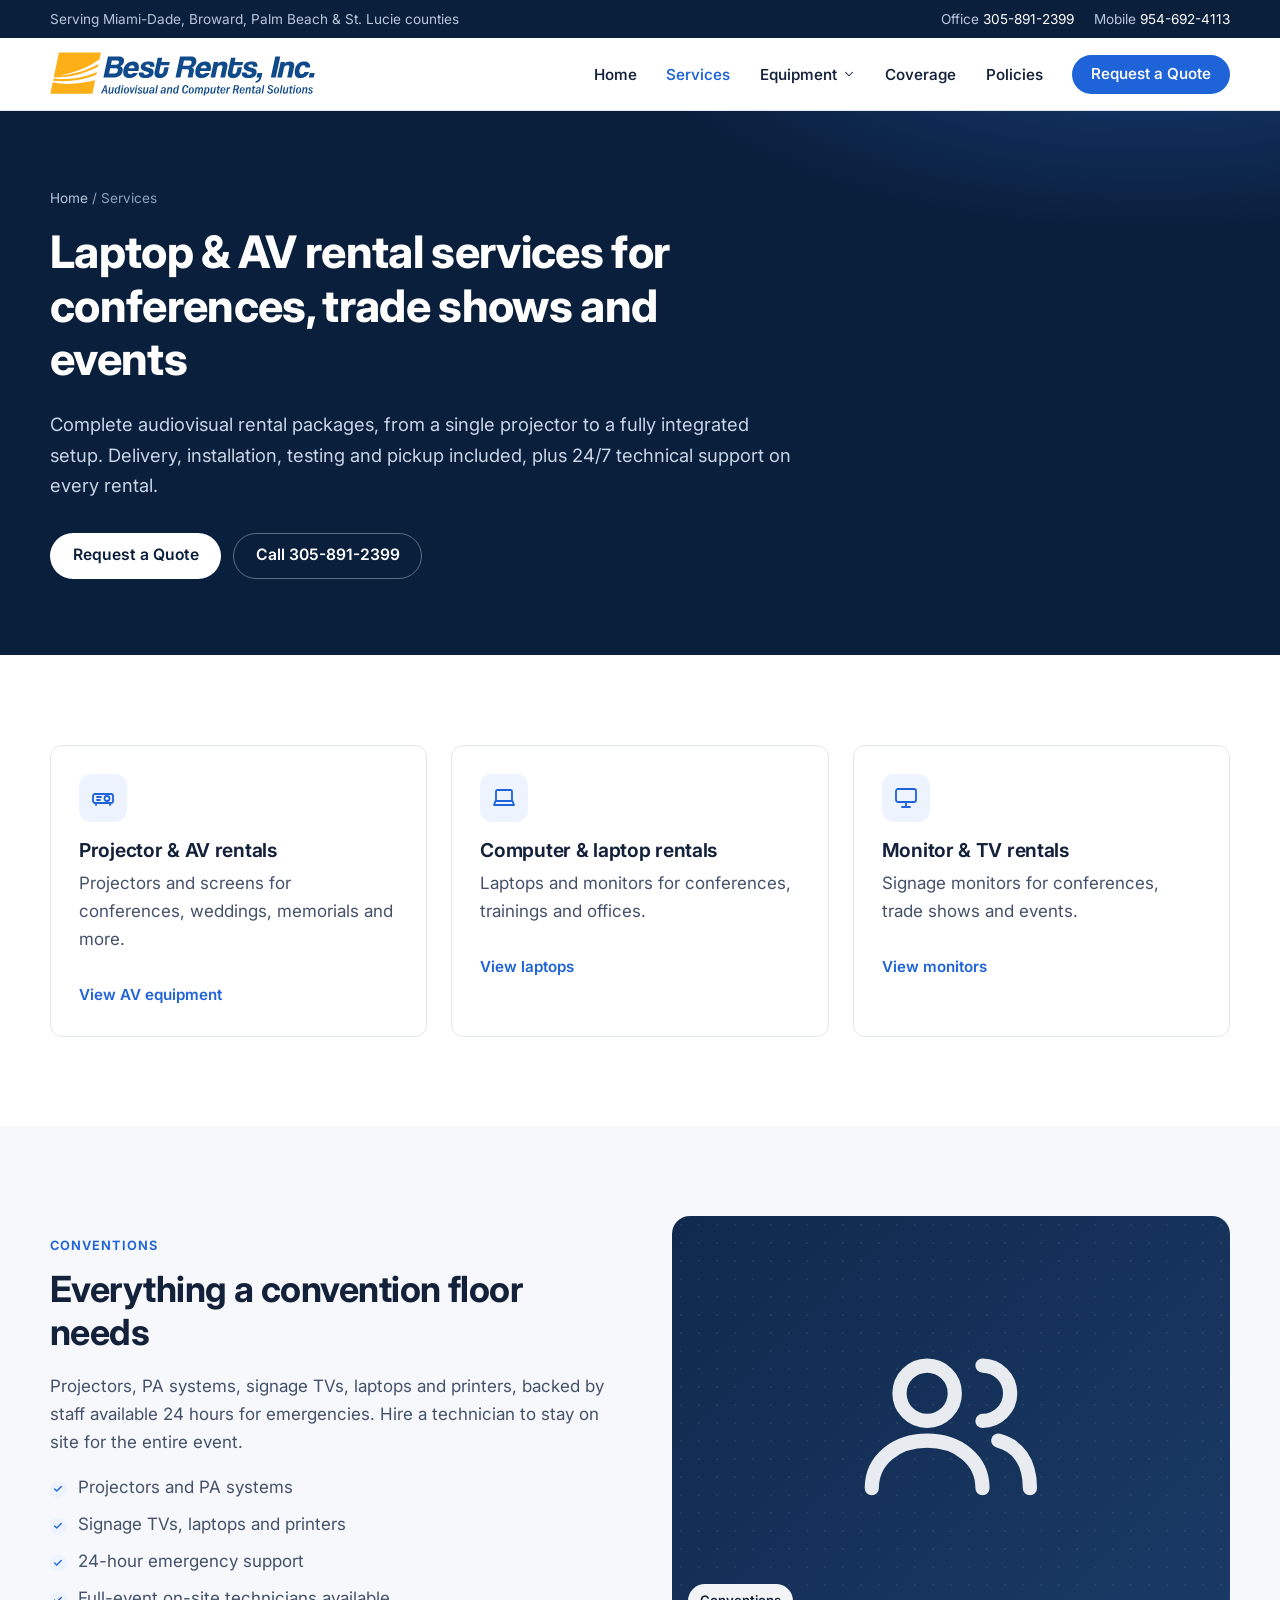
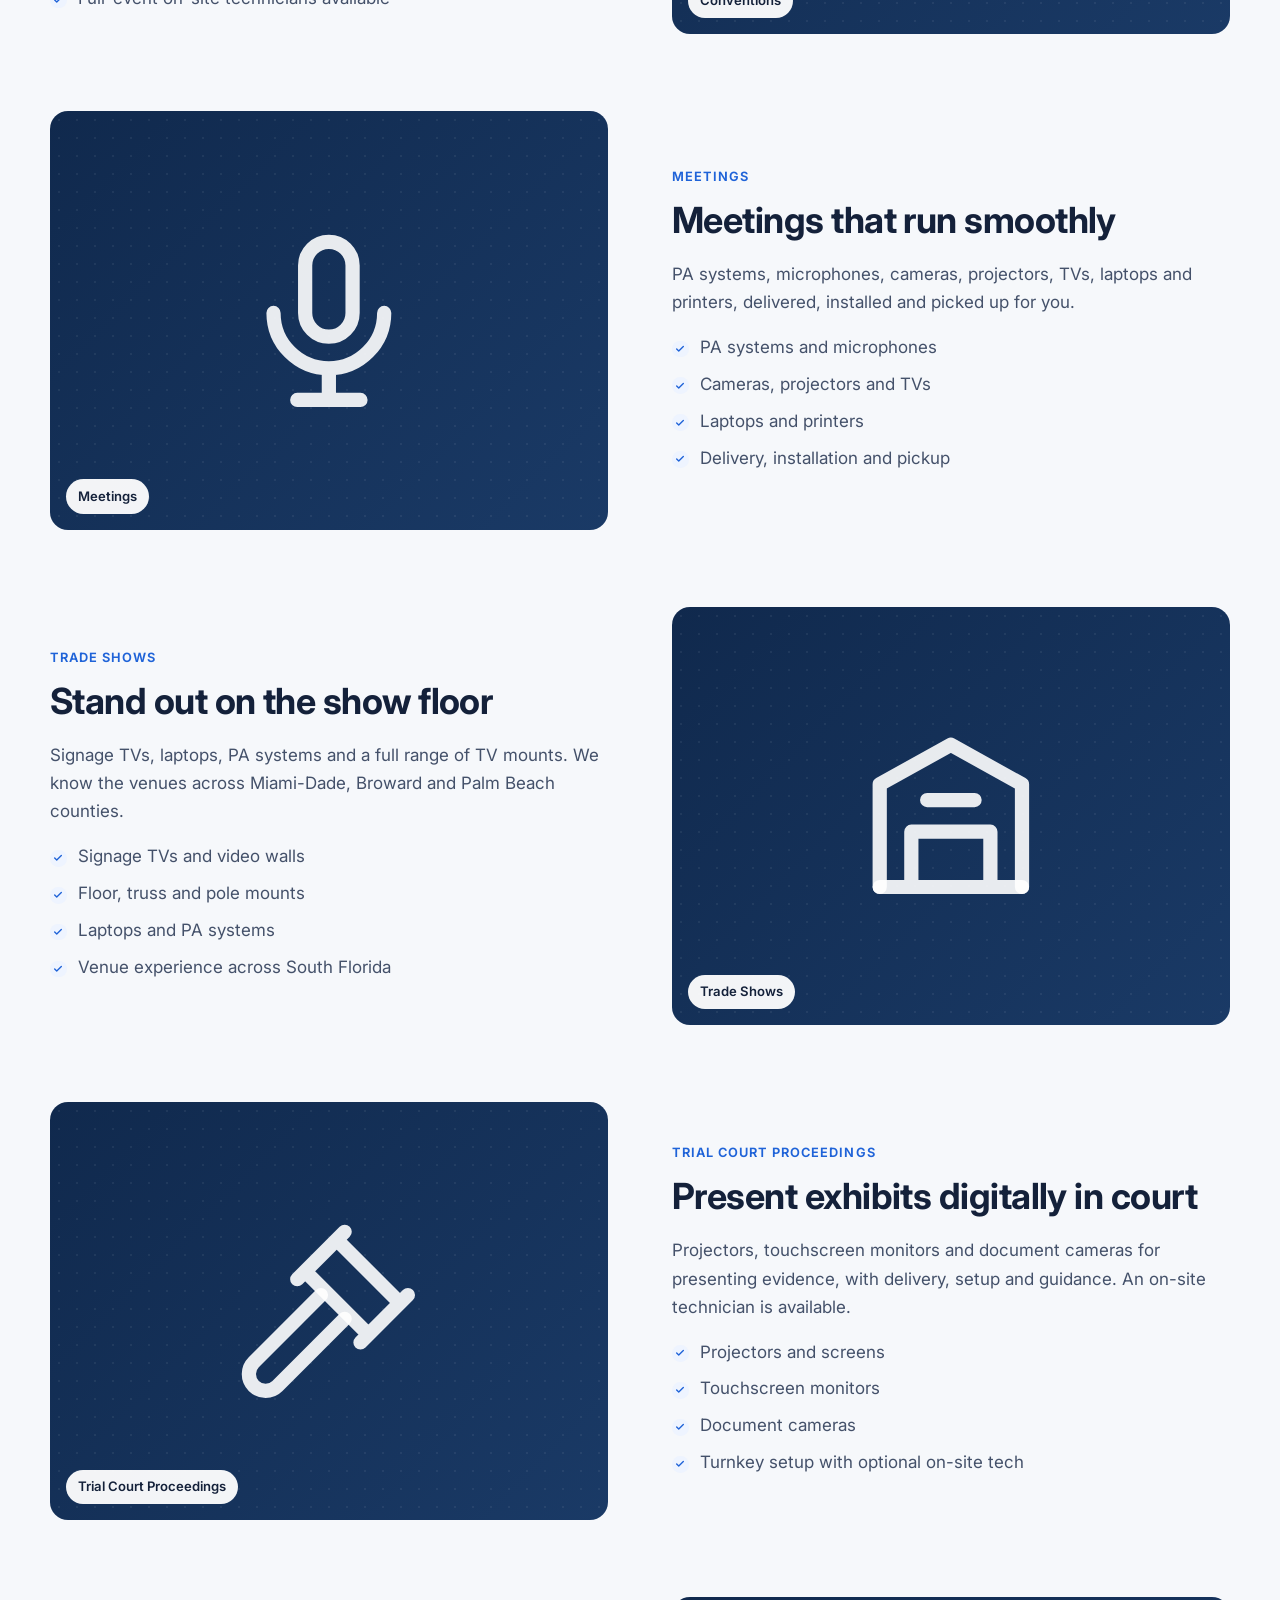
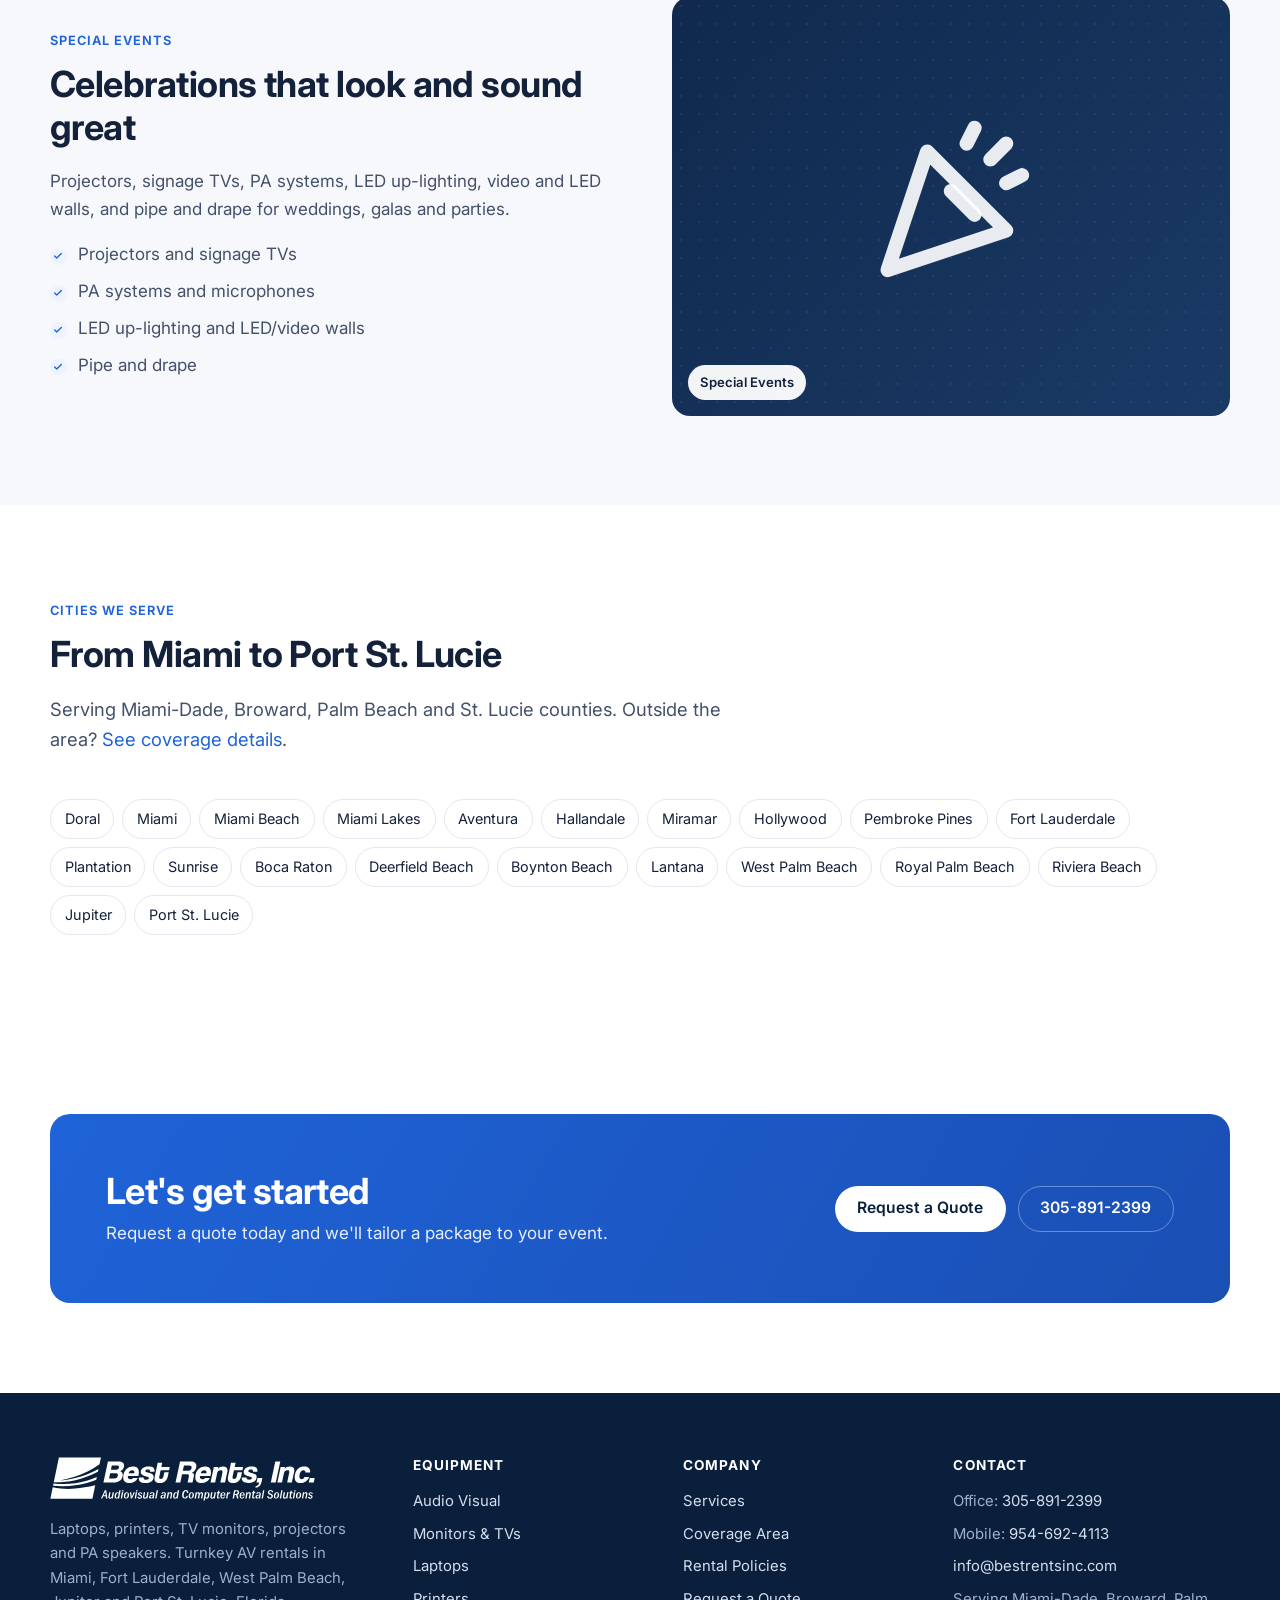
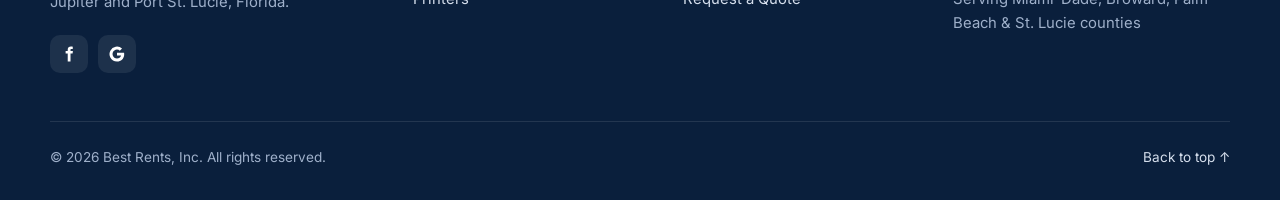
<file: av-rental-services.html>
<!DOCTYPE html>
<html lang="en" id="top">
<head>
<meta charset="utf-8">
<meta name="viewport" content="width=device-width, initial-scale=1">
<title>Laptop, TV Monitor & Projector Rental Services | Miami - Palm Beach | Best Rents</title>
<meta name="description" content="Complete AV rental packages for meetings, conferences, trade shows, courtrooms and special events. Delivery, installation and 24/7 support across South Florida.">
<link rel="canonical" href="https://www.bestrentsinc.com/av-rental-services">
<meta property="og:title" content="Laptop, TV Monitor & Projector Rental Services | Miami - Palm Beach | Best Rents">
<meta property="og:description" content="Complete AV rental packages for meetings, conferences, trade shows, courtrooms and special events. Delivery, installation and 24/7 support across South Florida.">
<meta property="og:url" content="https://www.bestrentsinc.com/av-rental-services">
<meta property="og:type" content="website">
<link rel="icon" href="assets/images/favicon.svg" type="image/svg+xml">
<link rel="preconnect" href="https://fonts.googleapis.com"><link rel="preconnect" href="https://fonts.gstatic.com" crossorigin>
<link href="https://fonts.googleapis.com/css2?family=Inter:wght@400;500;600;700;800&display=swap" rel="stylesheet">
<link rel="stylesheet" href="assets/css/style.css">
</head>
<body>
<a class="skip-link" href="#main">Skip to content</a>
<div class="topbar"><div class="container">
  <div><span class="hide-sm">Serving Miami-Dade, Broward, Palm Beach &amp; St. Lucie counties</span></div>
  <div><span>Office <a href="tel:+13058912399">305-891-2399</a></span><span class="hide-sm">Mobile <a href="tel:+19546924113">954-692-4113</a></span></div>
</div></div>
<header class="site-header"><div class="container">
  <a class="brand" href="./" aria-label="Best Rents, Inc. home"><img class="brand-logo" src="assets/images/bestrents-logo.svg" alt="Best Rents, Inc. – Audiovisual and Computer Rental Solutions" width="265" height="44"></a>
  <button class="menu-toggle" aria-label="Open menu" aria-expanded="false"><svg viewBox="0 0 24 24" fill="none" stroke="currentColor" stroke-width="1.8" stroke-linecap="round" stroke-linejoin="round" aria-hidden="true"><path d="M3 6h18M3 12h18M3 18h18"/></svg></button>
  <nav class="nav" aria-label="Main">
    <a href="./">Home</a>
    <a href="av-rental-services" aria-current="page">Services</a>
    <div class="nav-dd"><button aria-expanded="false" aria-haspopup="true">Equipment <svg viewBox="0 0 24 24" fill="none" stroke="currentColor" stroke-width="1.8" stroke-linecap="round" stroke-linejoin="round" aria-hidden="true"><path d="m6 9 6 6 6-6"/></svg></button><div class="nav-dd-menu"><a href="av-rental">Audio Visual<small>Projectors, screens, PA, mics</small></a><a href="monitor-tv-rental">Monitor-TV<small>Signage TVs, mounts, video walls</small></a><a href="laptop-rental">Laptops<small>Windows, MacBook, iPad, network</small></a><a href="printer-rental">Printers<small>Laser printers and copiers</small></a></div></div>
    <a href="av-service-coverage">Coverage</a>
    <a href="av-rental-policies">Policies</a>
    <a class="btn btn--primary" href="av-rental-request">Request a Quote</a>
  </nav>
</div></header>
<main id="main">
<section class="page-hero"><div class="container">
  <div class="crumbs"><a href="./">Home</a> / Services</div>
  <h1>Laptop &amp; AV rental services for conferences, trade shows and events</h1><p class="lead">Complete audiovisual rental packages, from a single projector to a fully integrated setup. Delivery, installation, testing and pickup included, plus 24/7 technical support on every rental.</p><div class="btn-row mt-2"><a class="btn btn--light" href="av-rental-request">Request a Quote</a><a class="btn btn--outline-light" href="tel:+13058912399">Call 305-891-2399</a></div>
</div></section>
<section class="section"><div class="container">
  <div class="grid grid-3">
    <a class="card" href="av-rental"><div class="icon"><svg viewBox="0 0 24 24" fill="none" stroke="currentColor" stroke-width="1.8" stroke-linecap="round" stroke-linejoin="round" aria-hidden="true"><rect x="2" y="8" width="20" height="9" rx="2"/><circle cx="16" cy="12.5" r="2.5"/><path d="M6 11h4M6 14h3M5 17v2M19 17v2"/></svg></div><h3>Projector &amp; AV rentals</h3><p>Projectors and screens for conferences, weddings, memorials and more.</p><span class="more">View AV equipment</span></a>
    <a class="card" href="laptop-rental"><div class="icon"><svg viewBox="0 0 24 24" fill="none" stroke="currentColor" stroke-width="1.8" stroke-linecap="round" stroke-linejoin="round" aria-hidden="true"><rect x="4" y="4" width="16" height="11" rx="1.5"/><path d="M2 19h20l-1.5-4h-17z"/></svg></div><h3>Computer &amp; laptop rentals</h3><p>Laptops and monitors for conferences, trainings and offices.</p><span class="more">View laptops</span></a>
    <a class="card" href="monitor-tv-rental"><div class="icon"><svg viewBox="0 0 24 24" fill="none" stroke="currentColor" stroke-width="1.8" stroke-linecap="round" stroke-linejoin="round" aria-hidden="true"><rect x="2" y="3" width="20" height="13" rx="2"/><path d="M8 21h8M12 16v5"/></svg></div><h3>Monitor &amp; TV rentals</h3><p>Signage monitors for conferences, trade shows and events.</p><span class="more">View monitors</span></a>
  </div>
</div></section>
<section class="section section--soft"><div class="container">
  <div class="split" id="conventions">
  <div><span class="eyebrow">Conventions</span><h2>Everything a convention floor needs</h2><p>Projectors, PA systems, signage TVs, laptops and printers, backed by staff available 24 hours for emergencies. Hire a technician to stay on site for the entire event.</p><ul class="checklist"><li>Projectors and PA systems</li><li>Signage TVs, laptops and printers</li><li>24-hour emergency support</li><li>Full-event on-site technicians available</li></ul></div>
  <figure class="visual"><svg viewBox="0 0 24 24" fill="none" stroke="currentColor" stroke-width="1.8" stroke-linecap="round" stroke-linejoin="round" aria-hidden="true"><circle cx="9" cy="8" r="3.5"/><path d="M2 20c0-3.6 3.1-6 7-6s7 2.4 7 6"/><path d="M16 4.5a3.5 3.5 0 0 1 0 7M18 14c2.4.6 4 2.6 4 6"/></svg><figcaption>Conventions</figcaption></figure>
</div>
  <div class="split reverse" id="meetings">
  <div><span class="eyebrow">Meetings</span><h2>Meetings that run smoothly</h2><p>PA systems, microphones, cameras, projectors, TVs, laptops and printers, delivered, installed and picked up for you.</p><ul class="checklist"><li>PA systems and microphones</li><li>Cameras, projectors and TVs</li><li>Laptops and printers</li><li>Delivery, installation and pickup</li></ul></div>
  <figure class="visual"><svg viewBox="0 0 24 24" fill="none" stroke="currentColor" stroke-width="1.8" stroke-linecap="round" stroke-linejoin="round" aria-hidden="true"><rect x="9" y="2" width="6" height="12" rx="3"/><path d="M5 11a7 7 0 0 0 14 0M12 18v4M8 22h8"/></svg><figcaption>Meetings</figcaption></figure>
</div>
  <div class="split" id="trade-shows">
  <div><span class="eyebrow">Trade Shows</span><h2>Stand out on the show floor</h2><p>Signage TVs, laptops, PA systems and a full range of TV mounts. We know the venues across Miami-Dade, Broward and Palm Beach counties.</p><ul class="checklist"><li>Signage TVs and video walls</li><li>Floor, truss and pole mounts</li><li>Laptops and PA systems</li><li>Venue experience across South Florida</li></ul></div>
  <figure class="visual"><svg viewBox="0 0 24 24" fill="none" stroke="currentColor" stroke-width="1.8" stroke-linecap="round" stroke-linejoin="round" aria-hidden="true"><path d="M3 21V8l9-5 9 5v13"/><path d="M3 21h18M7 21v-7h10v7M9 10h6"/></svg><figcaption>Trade Shows</figcaption></figure>
</div>
  <div class="split reverse" id="courtroom">
  <div><span class="eyebrow">Trial Court Proceedings</span><h2>Present exhibits digitally in court</h2><p>Projectors, touchscreen monitors and document cameras for presenting evidence, with delivery, setup and guidance. An on-site technician is available.</p><ul class="checklist"><li>Projectors and screens</li><li>Touchscreen monitors</li><li>Document cameras</li><li>Turnkey setup with optional on-site tech</li></ul></div>
  <figure class="visual"><svg viewBox="0 0 24 24" fill="none" stroke="currentColor" stroke-width="1.8" stroke-linecap="round" stroke-linejoin="round" aria-hidden="true"><path d="m14 13-8.5 8.5a2.1 2.1 0 0 1-3-3L11 10"/><path d="m16 16 6-6M8 8l6-6M9 7l8 8M21 11l-8-8"/></svg><figcaption>Trial Court Proceedings</figcaption></figure>
</div>
  <div class="split" id="special-events">
  <div><span class="eyebrow">Special Events</span><h2>Celebrations that look and sound great</h2><p>Projectors, signage TVs, PA systems, LED up-lighting, video and LED walls, and pipe and drape for weddings, galas and parties.</p><ul class="checklist"><li>Projectors and signage TVs</li><li>PA systems and microphones</li><li>LED up-lighting and LED/video walls</li><li>Pipe and drape</li></ul></div>
  <figure class="visual"><svg viewBox="0 0 24 24" fill="none" stroke="currentColor" stroke-width="1.8" stroke-linecap="round" stroke-linejoin="round" aria-hidden="true"><path d="M4 20 9 5l10 10z"/><path d="M14 4l1-2M19 9l2-1M17 6l2-2M12 10l3 3"/></svg><figcaption>Special Events</figcaption></figure>
</div>
</div></section>
<section class="section"><div class="container">
  <div class="section-head"><span class="eyebrow">Cities we serve</span><h2>From Miami to Port St. Lucie</h2><p class="lead">Serving Miami-Dade, Broward, Palm Beach and St. Lucie counties. Outside the area? <a href="av-service-coverage">See coverage details</a>.</p></div>
  <div class="cities"><span>Doral</span><span>Miami</span><span>Miami Beach</span><span>Miami Lakes</span><span>Aventura</span><span>Hallandale</span><span>Miramar</span><span>Hollywood</span><span>Pembroke Pines</span><span>Fort Lauderdale</span><span>Plantation</span><span>Sunrise</span><span>Boca Raton</span><span>Deerfield Beach</span><span>Boynton Beach</span><span>Lantana</span><span>West Palm Beach</span><span>Royal Palm Beach</span><span>Riviera Beach</span><span>Jupiter</span><span>Port St. Lucie</span></div>
</div></section>
<section class="section"><div class="container"><div class="cta-band">
  <div><h2>Let's get started</h2><p>Request a quote today and we'll tailor a package to your event.</p></div>
  <div class="btn-row"><a class="btn btn--light" href="av-rental-request">Request a Quote</a><a class="btn btn--outline-light" href="tel:+13058912399">305-891-2399</a></div>
</div></div></section>

</main>
<footer class="site-footer"><div class="container">
  <div class="footer-grid">
    <div>
      <a class="brand" href="./" aria-label="Best Rents, Inc. home"><img class="brand-logo" src="assets/images/bestrents-logo-white.svg" alt="Best Rents, Inc. – Audiovisual and Computer Rental Solutions" width="265" height="44"></a>
      <p>Laptops, printers, TV monitors, projectors and PA speakers. Turnkey AV rentals in Miami, Fort Lauderdale, West Palm Beach, Jupiter and Port St. Lucie, Florida.</p>
      <div class="social">
        <a href="https://www.facebook.com/bestrentsinc" aria-label="Best Rents on Facebook" rel="noopener" target="_blank"><svg viewBox="0 0 24 24" fill="currentColor" aria-hidden="true"><path d="M14 8V6.5c0-.8.2-1.3 1.4-1.3H17V2.2c-.3 0-1.3-.2-2.5-.2-2.5 0-4.2 1.5-4.2 4.3V8H7.5v3.4h2.8V22H14V11.4h2.8l.4-3.4z"/></svg></a>
        <a href="https://g.page/r/CbAS1ReW1rCcEB0/" aria-label="Best Rents reviews on Google" rel="noopener" target="_blank"><svg viewBox="0 0 24 24" fill="currentColor" aria-hidden="true"><path d="M21.6 12.2c0-.7-.1-1.4-.2-2H12v3.8h5.4a4.6 4.6 0 0 1-2 3v2.5h3.2c1.9-1.7 3-4.3 3-7.3zM12 22c2.7 0 5-.9 6.6-2.4l-3.2-2.5c-.9.6-2 1-3.4 1-2.6 0-4.8-1.8-5.6-4.1H3.1v2.6A10 10 0 0 0 12 22zM6.4 14a6 6 0 0 1 0-3.9V7.5H3.1a10 10 0 0 0 0 9zM12 6c1.5 0 2.8.5 3.8 1.5l2.9-2.9A10 10 0 0 0 3.1 7.5L6.4 10C7.2 7.8 9.4 6 12 6z"/></svg></a>
      </div>
    </div>
    <div><h4>Equipment</h4><ul>
      <li><a href="av-rental">Audio Visual</a></li><li><a href="monitor-tv-rental">Monitors &amp; TVs</a></li>
      <li><a href="laptop-rental">Laptops</a></li><li><a href="printer-rental">Printers</a></li></ul></div>
    <div><h4>Company</h4><ul>
      <li><a href="av-rental-services">Services</a></li><li><a href="av-service-coverage">Coverage Area</a></li>
      <li><a href="av-rental-policies">Rental Policies</a></li><li><a href="av-rental-request">Request a Quote</a></li></ul></div>
    <div><h4>Contact</h4><ul>
      <li>Office: <a href="tel:+13058912399">305-891-2399</a></li>
      <li>Mobile: <a href="tel:+19546924113">954-692-4113</a></li>
      <li><a href="mailto:info@bestrentsinc.com">info@bestrentsinc.com</a></li>
      <li>Serving Miami-Dade, Broward, Palm Beach &amp; St. Lucie counties</li></ul></div>
  </div>
  <div class="footer-bottom"><span>&copy; <span id="year">2026</span> Best Rents, Inc. All rights reserved.</span><a href="#top">Back to top &uarr;</a></div>
</div></footer>
<script src="assets/js/main.js" defer></script>
</body>
</html>
</file>
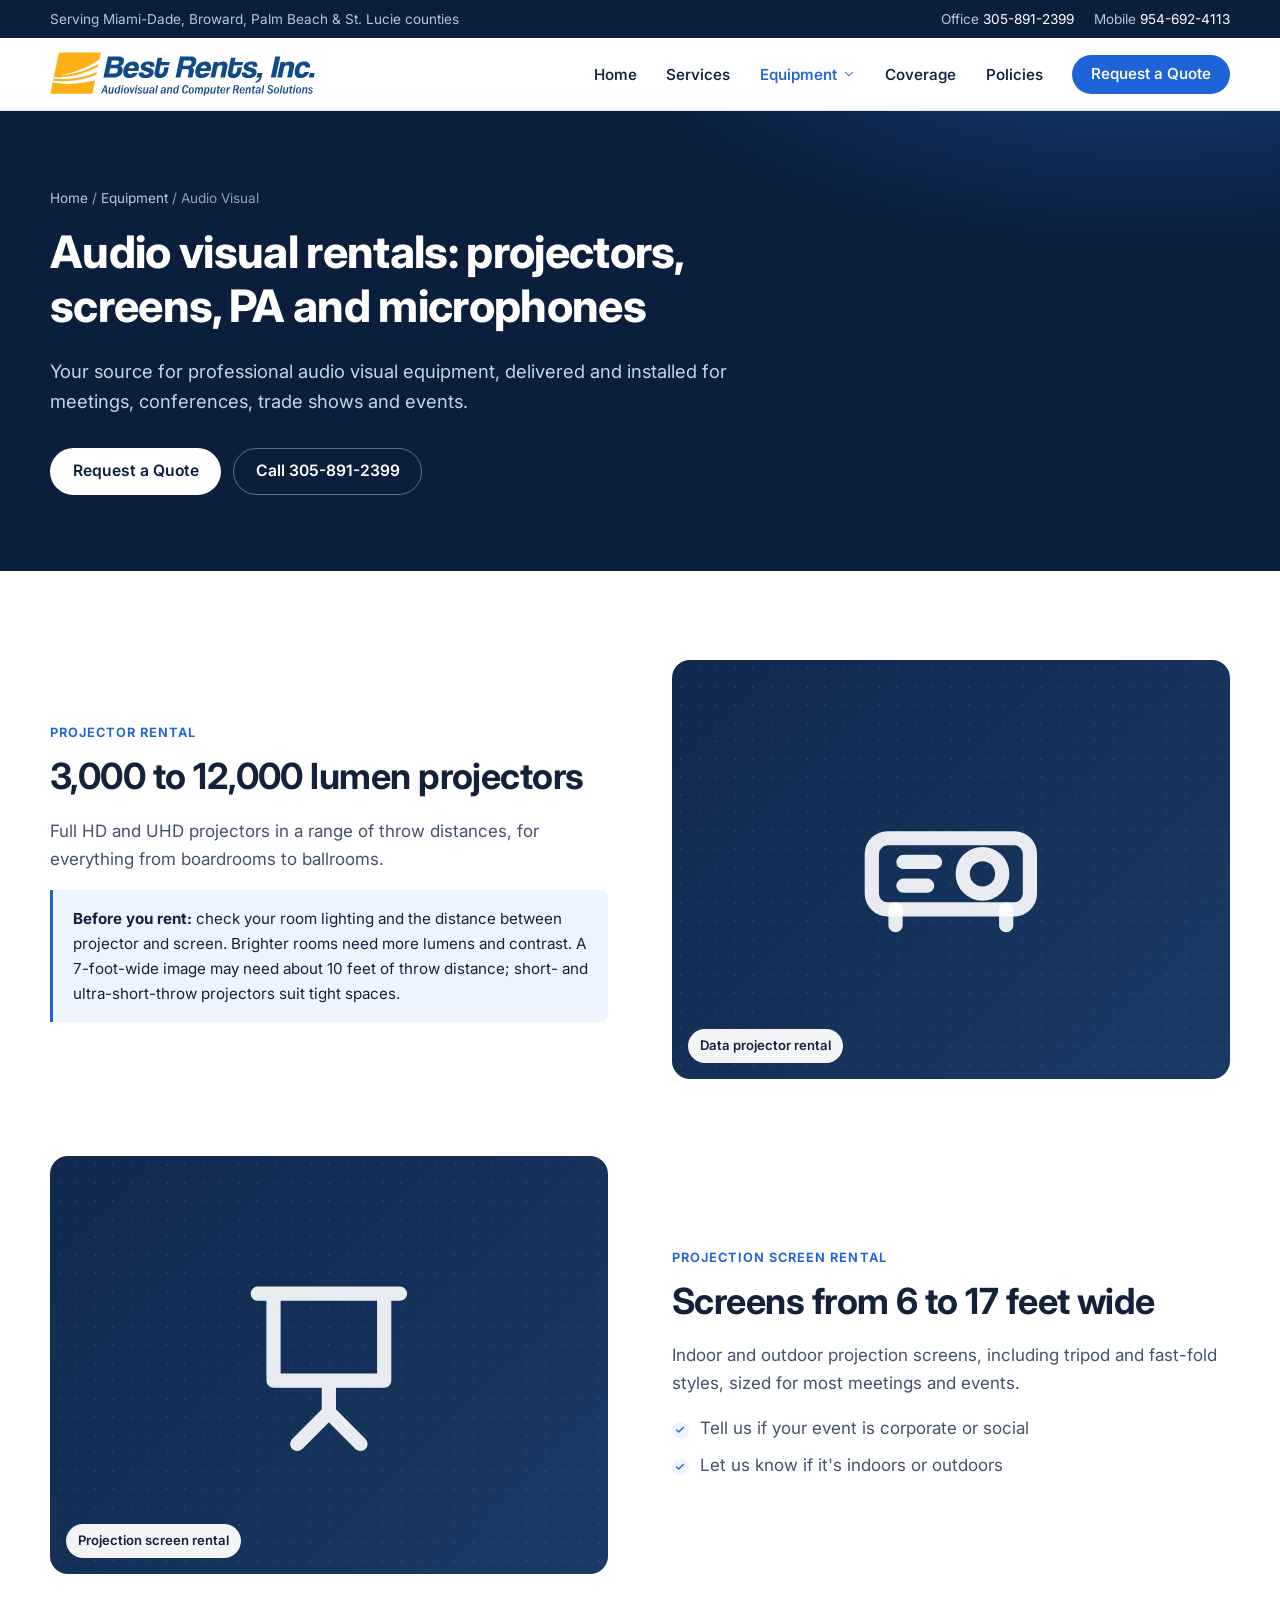
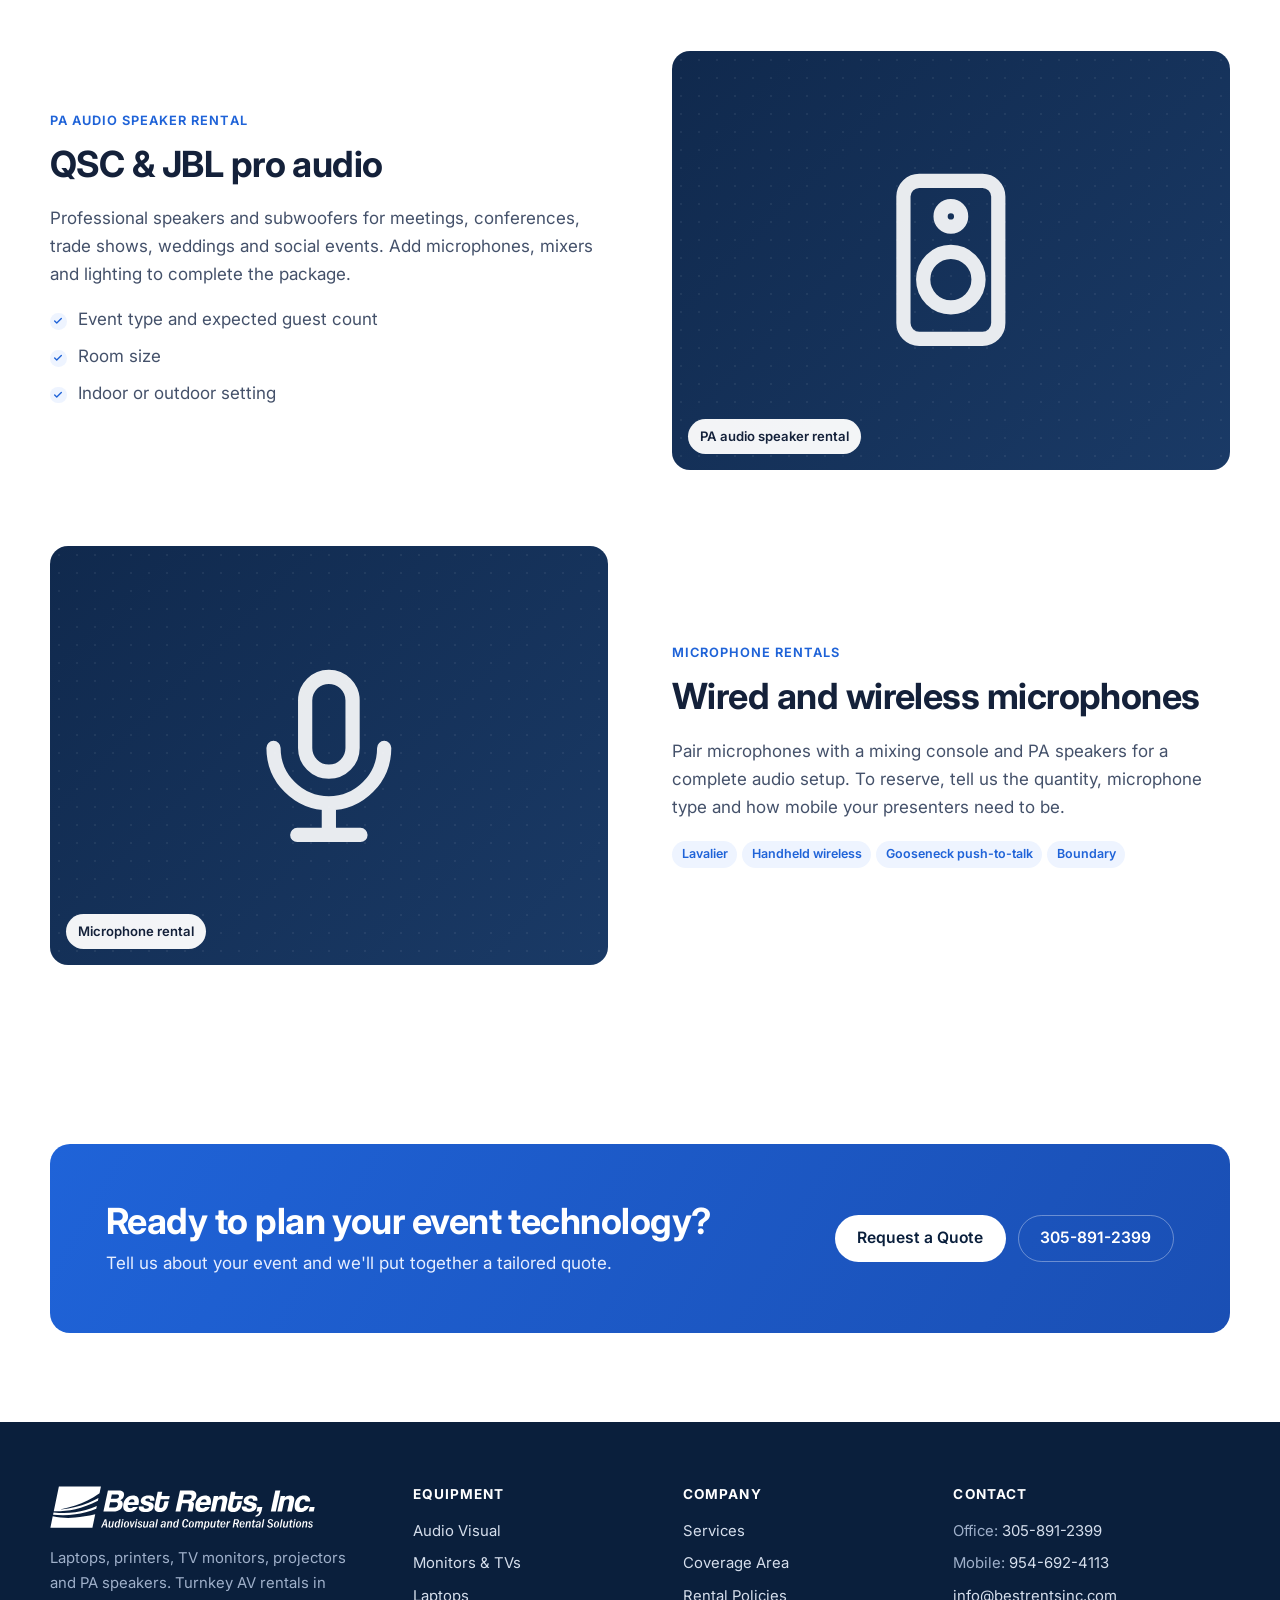
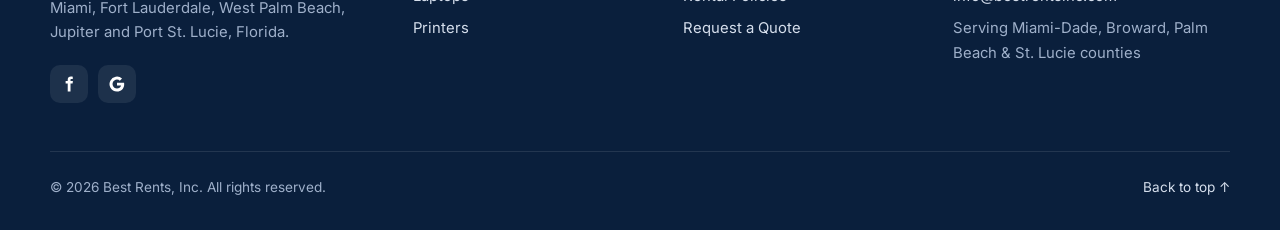
<file: av-rental.html>
<!DOCTYPE html>
<html lang="en" id="top">
<head>
<meta charset="utf-8">
<meta name="viewport" content="width=device-width, initial-scale=1">
<title>Projector, Screen, PA Speaker & Microphone Rentals | Best Rents, Inc.</title>
<meta name="description" content="Rent 3,000 to 12,000 lumen projectors, 6 to 17 ft projection screens, QSC and JBL PA speakers and wireless microphones in South Florida.">
<link rel="canonical" href="https://www.bestrentsinc.com/av-rental">
<meta property="og:title" content="Projector, Screen, PA Speaker & Microphone Rentals | Best Rents, Inc.">
<meta property="og:description" content="Rent 3,000 to 12,000 lumen projectors, 6 to 17 ft projection screens, QSC and JBL PA speakers and wireless microphones in South Florida.">
<meta property="og:url" content="https://www.bestrentsinc.com/av-rental">
<meta property="og:type" content="website">
<link rel="icon" href="assets/images/favicon.svg" type="image/svg+xml">
<link rel="preconnect" href="https://fonts.googleapis.com"><link rel="preconnect" href="https://fonts.gstatic.com" crossorigin>
<link href="https://fonts.googleapis.com/css2?family=Inter:wght@400;500;600;700;800&display=swap" rel="stylesheet">
<link rel="stylesheet" href="assets/css/style.css">
</head>
<body>
<a class="skip-link" href="#main">Skip to content</a>
<div class="topbar"><div class="container">
  <div><span class="hide-sm">Serving Miami-Dade, Broward, Palm Beach &amp; St. Lucie counties</span></div>
  <div><span>Office <a href="tel:+13058912399">305-891-2399</a></span><span class="hide-sm">Mobile <a href="tel:+19546924113">954-692-4113</a></span></div>
</div></div>
<header class="site-header"><div class="container">
  <a class="brand" href="./" aria-label="Best Rents, Inc. home"><img class="brand-logo" src="assets/images/bestrents-logo.svg" alt="Best Rents, Inc. – Audiovisual and Computer Rental Solutions" width="265" height="44"></a>
  <button class="menu-toggle" aria-label="Open menu" aria-expanded="false"><svg viewBox="0 0 24 24" fill="none" stroke="currentColor" stroke-width="1.8" stroke-linecap="round" stroke-linejoin="round" aria-hidden="true"><path d="M3 6h18M3 12h18M3 18h18"/></svg></button>
  <nav class="nav" aria-label="Main">
    <a href="./">Home</a>
    <a href="av-rental-services">Services</a>
    <div class="nav-dd is-current"><button aria-expanded="false" aria-haspopup="true">Equipment <svg viewBox="0 0 24 24" fill="none" stroke="currentColor" stroke-width="1.8" stroke-linecap="round" stroke-linejoin="round" aria-hidden="true"><path d="m6 9 6 6 6-6"/></svg></button><div class="nav-dd-menu"><a href="av-rental" aria-current="page">Audio Visual<small>Projectors, screens, PA, mics</small></a><a href="monitor-tv-rental">Monitor-TV<small>Signage TVs, mounts, video walls</small></a><a href="laptop-rental">Laptops<small>Windows, MacBook, iPad, network</small></a><a href="printer-rental">Printers<small>Laser printers and copiers</small></a></div></div>
    <a href="av-service-coverage">Coverage</a>
    <a href="av-rental-policies">Policies</a>
    <a class="btn btn--primary" href="av-rental-request">Request a Quote</a>
  </nav>
</div></header>
<main id="main">
<section class="page-hero"><div class="container">
  <div class="crumbs"><a href="./">Home</a> / <a href="av-rental">Equipment</a> / Audio Visual</div>
  <h1>Audio visual rentals: projectors, screens, PA and microphones</h1><p class="lead">Your source for professional audio visual equipment, delivered and installed for meetings, conferences, trade shows and events.</p><div class="btn-row mt-2"><a class="btn btn--light" href="av-rental-request">Request a Quote</a><a class="btn btn--outline-light" href="tel:+13058912399">Call 305-891-2399</a></div>
</div></section>
<section class="section"><div class="container">
  <div class="split" id="projectors">
    <div><span class="eyebrow">Projector rental</span><h2>3,000 to 12,000 lumen projectors</h2>
      <p>Full HD and UHD projectors in a range of throw distances, for everything from boardrooms to ballrooms.</p>
      <div class="note"><strong>Before you rent:</strong> check your room lighting and the distance between projector and screen. Brighter rooms need more lumens and contrast. A 7-foot-wide image may need about 10 feet of throw distance; short- and ultra-short-throw projectors suit tight spaces.</div>
    </div><figure class="visual"><svg viewBox="0 0 24 24" fill="none" stroke="currentColor" stroke-width="1.8" stroke-linecap="round" stroke-linejoin="round" aria-hidden="true"><rect x="2" y="8" width="20" height="9" rx="2"/><circle cx="16" cy="12.5" r="2.5"/><path d="M6 11h4M6 14h3M5 17v2M19 17v2"/></svg><figcaption>Data projector rental</figcaption></figure>
  </div>
  <div class="split reverse" id="screens">
    <div><span class="eyebrow">Projection screen rental</span><h2>Screens from 6 to 17 feet wide</h2>
      <p>Indoor and outdoor projection screens, including tripod and fast-fold styles, sized for most meetings and events.</p>
      <ul class="checklist"><li>Tell us if your event is corporate or social</li><li>Let us know if it's indoors or outdoors</li></ul></div><figure class="visual"><svg viewBox="0 0 24 24" fill="none" stroke="currentColor" stroke-width="1.8" stroke-linecap="round" stroke-linejoin="round" aria-hidden="true"><path d="M3 3h18M5 3v11h14V3M12 14v4M8 22l4-4 4 4"/></svg><figcaption>Projection screen rental</figcaption></figure>
  </div>
  <div class="split" id="pa-audio">
    <div><span class="eyebrow">PA audio speaker rental</span><h2>QSC &amp; JBL pro audio</h2>
      <p>Professional speakers and subwoofers for meetings, conferences, trade shows, weddings and social events. Add microphones, mixers and lighting to complete the package.</p>
      <ul class="checklist"><li>Event type and expected guest count</li><li>Room size</li><li>Indoor or outdoor setting</li></ul></div><figure class="visual"><svg viewBox="0 0 24 24" fill="none" stroke="currentColor" stroke-width="1.8" stroke-linecap="round" stroke-linejoin="round" aria-hidden="true"><rect x="6" y="2" width="12" height="20" rx="2"/><circle cx="12" cy="14.5" r="3.5"/><circle cx="12" cy="6.5" r="1.3"/></svg><figcaption>PA audio speaker rental</figcaption></figure>
  </div>
  <div class="split reverse" id="microphones">
    <div><span class="eyebrow">Microphone rentals</span><h2>Wired and wireless microphones</h2>
      <p>Pair microphones with a mixing console and PA speakers for a complete audio setup. To reserve, tell us the quantity, microphone type and how mobile your presenters need to be.</p>
      <div><span class="tag">Lavalier</span><span class="tag">Handheld wireless</span><span class="tag">Gooseneck push-to-talk</span><span class="tag">Boundary</span></div></div><figure class="visual"><svg viewBox="0 0 24 24" fill="none" stroke="currentColor" stroke-width="1.8" stroke-linecap="round" stroke-linejoin="round" aria-hidden="true"><rect x="9" y="2" width="6" height="12" rx="3"/><path d="M5 11a7 7 0 0 0 14 0M12 18v4M8 22h8"/></svg><figcaption>Microphone rental</figcaption></figure>
  </div>
</div></section>
<section class="section"><div class="container"><div class="cta-band">
  <div><h2>Ready to plan your event technology?</h2><p>Tell us about your event and we'll put together a tailored quote.</p></div>
  <div class="btn-row"><a class="btn btn--light" href="av-rental-request">Request a Quote</a><a class="btn btn--outline-light" href="tel:+13058912399">305-891-2399</a></div>
</div></div></section>

</main>
<footer class="site-footer"><div class="container">
  <div class="footer-grid">
    <div>
      <a class="brand" href="./" aria-label="Best Rents, Inc. home"><img class="brand-logo" src="assets/images/bestrents-logo-white.svg" alt="Best Rents, Inc. – Audiovisual and Computer Rental Solutions" width="265" height="44"></a>
      <p>Laptops, printers, TV monitors, projectors and PA speakers. Turnkey AV rentals in Miami, Fort Lauderdale, West Palm Beach, Jupiter and Port St. Lucie, Florida.</p>
      <div class="social">
        <a href="https://www.facebook.com/bestrentsinc" aria-label="Best Rents on Facebook" rel="noopener" target="_blank"><svg viewBox="0 0 24 24" fill="currentColor" aria-hidden="true"><path d="M14 8V6.5c0-.8.2-1.3 1.4-1.3H17V2.2c-.3 0-1.3-.2-2.5-.2-2.5 0-4.2 1.5-4.2 4.3V8H7.5v3.4h2.8V22H14V11.4h2.8l.4-3.4z"/></svg></a>
        <a href="https://g.page/r/CbAS1ReW1rCcEB0/" aria-label="Best Rents reviews on Google" rel="noopener" target="_blank"><svg viewBox="0 0 24 24" fill="currentColor" aria-hidden="true"><path d="M21.6 12.2c0-.7-.1-1.4-.2-2H12v3.8h5.4a4.6 4.6 0 0 1-2 3v2.5h3.2c1.9-1.7 3-4.3 3-7.3zM12 22c2.7 0 5-.9 6.6-2.4l-3.2-2.5c-.9.6-2 1-3.4 1-2.6 0-4.8-1.8-5.6-4.1H3.1v2.6A10 10 0 0 0 12 22zM6.4 14a6 6 0 0 1 0-3.9V7.5H3.1a10 10 0 0 0 0 9zM12 6c1.5 0 2.8.5 3.8 1.5l2.9-2.9A10 10 0 0 0 3.1 7.5L6.4 10C7.2 7.8 9.4 6 12 6z"/></svg></a>
      </div>
    </div>
    <div><h4>Equipment</h4><ul>
      <li><a href="av-rental">Audio Visual</a></li><li><a href="monitor-tv-rental">Monitors &amp; TVs</a></li>
      <li><a href="laptop-rental">Laptops</a></li><li><a href="printer-rental">Printers</a></li></ul></div>
    <div><h4>Company</h4><ul>
      <li><a href="av-rental-services">Services</a></li><li><a href="av-service-coverage">Coverage Area</a></li>
      <li><a href="av-rental-policies">Rental Policies</a></li><li><a href="av-rental-request">Request a Quote</a></li></ul></div>
    <div><h4>Contact</h4><ul>
      <li>Office: <a href="tel:+13058912399">305-891-2399</a></li>
      <li>Mobile: <a href="tel:+19546924113">954-692-4113</a></li>
      <li><a href="mailto:info@bestrentsinc.com">info@bestrentsinc.com</a></li>
      <li>Serving Miami-Dade, Broward, Palm Beach &amp; St. Lucie counties</li></ul></div>
  </div>
  <div class="footer-bottom"><span>&copy; <span id="year">2026</span> Best Rents, Inc. All rights reserved.</span><a href="#top">Back to top &uarr;</a></div>
</div></footer>
<script src="assets/js/main.js" defer></script>
</body>
</html>
</file>
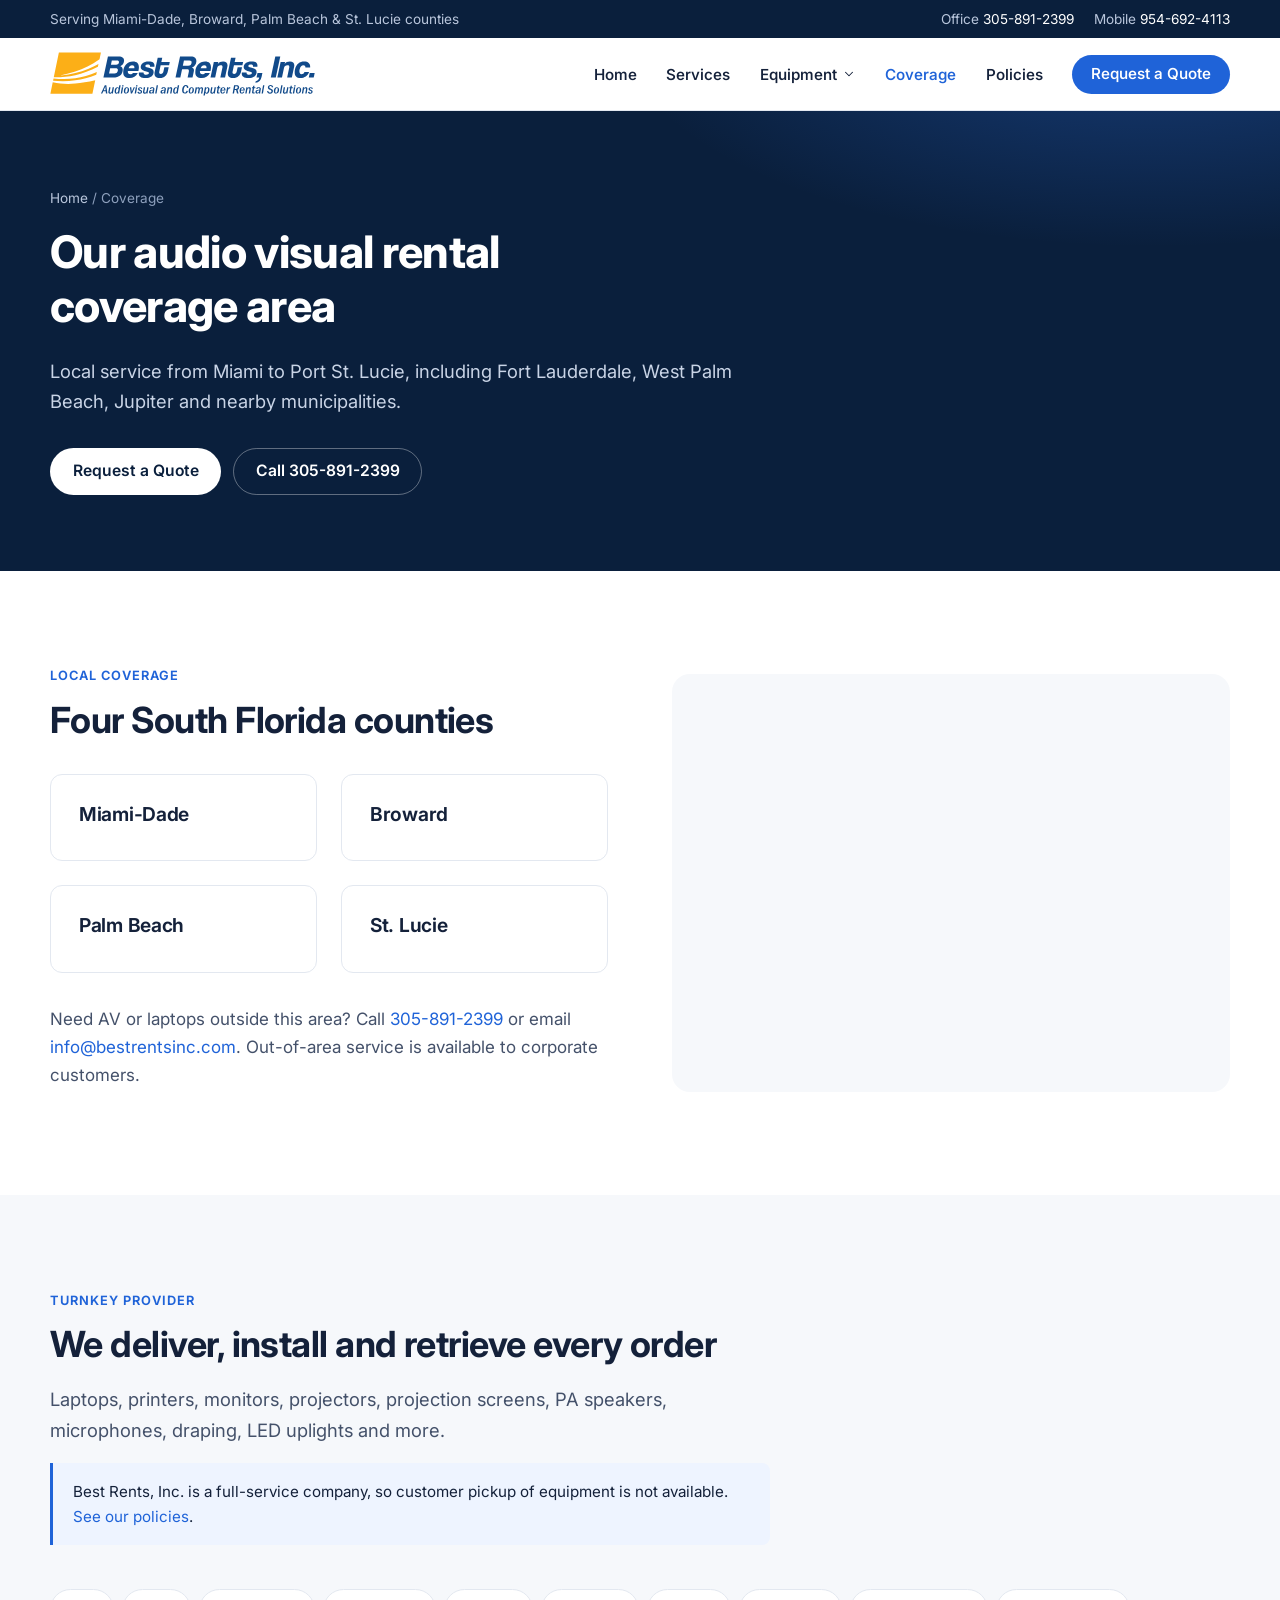
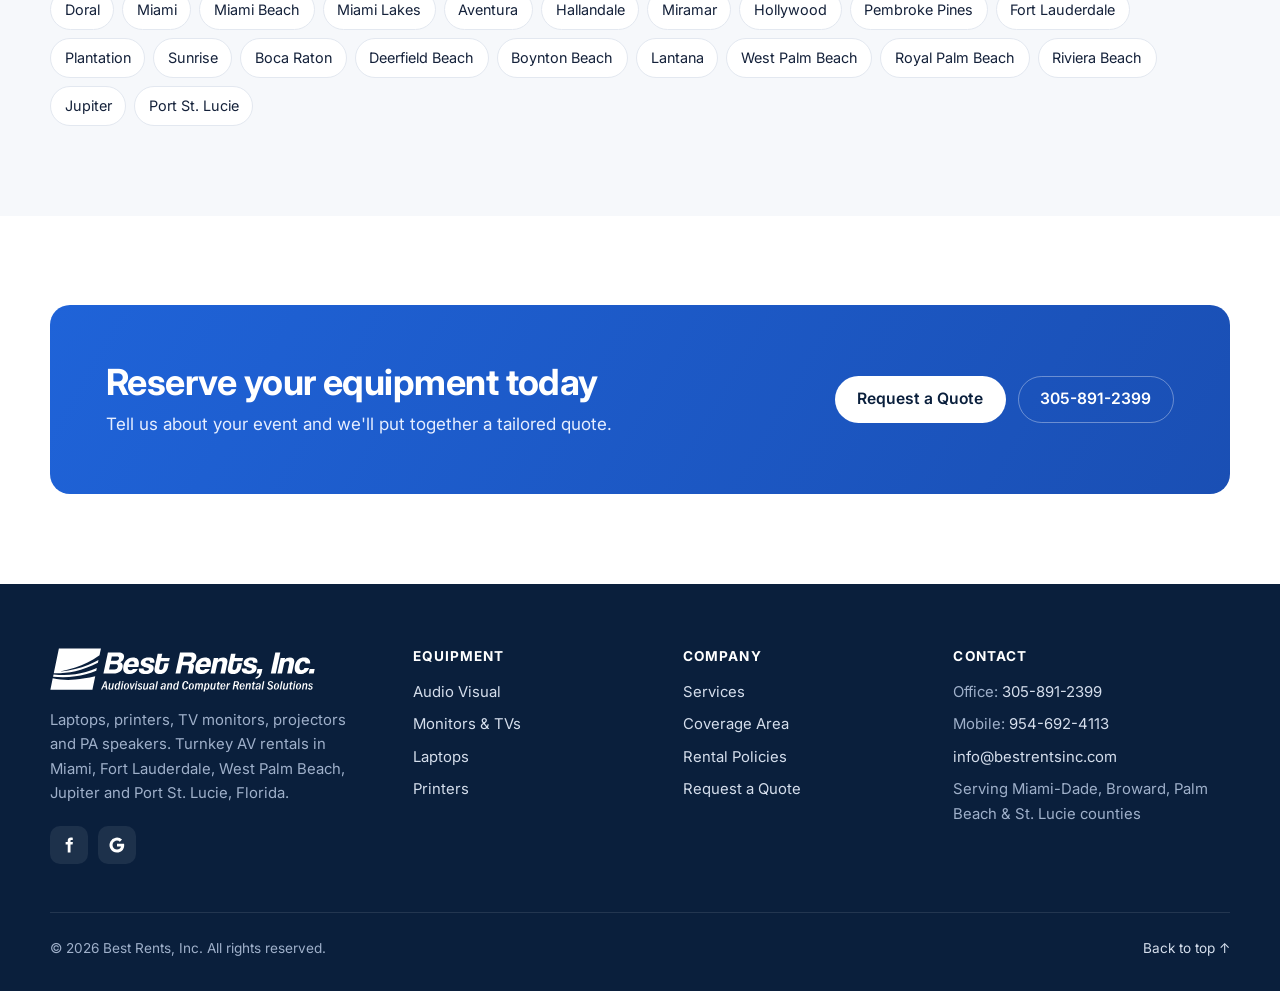
<file: av-service-coverage.html>
<!DOCTYPE html>
<html lang="en" id="top">
<head>
<meta charset="utf-8">
<meta name="viewport" content="width=device-width, initial-scale=1">
<title>AV Rental Coverage Area | Miami, Fort Lauderdale, Palm Beach | Best Rents</title>
<meta name="description" content="Best Rents serves Miami-Dade, Broward, Palm Beach and St. Lucie counties with delivered and installed AV, monitor, laptop and printer rentals.">
<link rel="canonical" href="https://www.bestrentsinc.com/av-service-coverage">
<meta property="og:title" content="AV Rental Coverage Area | Miami, Fort Lauderdale, Palm Beach | Best Rents">
<meta property="og:description" content="Best Rents serves Miami-Dade, Broward, Palm Beach and St. Lucie counties with delivered and installed AV, monitor, laptop and printer rentals.">
<meta property="og:url" content="https://www.bestrentsinc.com/av-service-coverage">
<meta property="og:type" content="website">
<link rel="icon" href="assets/images/favicon.svg" type="image/svg+xml">
<link rel="preconnect" href="https://fonts.googleapis.com"><link rel="preconnect" href="https://fonts.gstatic.com" crossorigin>
<link href="https://fonts.googleapis.com/css2?family=Inter:wght@400;500;600;700;800&display=swap" rel="stylesheet">
<link rel="stylesheet" href="assets/css/style.css">
</head>
<body>
<a class="skip-link" href="#main">Skip to content</a>
<div class="topbar"><div class="container">
  <div><span class="hide-sm">Serving Miami-Dade, Broward, Palm Beach &amp; St. Lucie counties</span></div>
  <div><span>Office <a href="tel:+13058912399">305-891-2399</a></span><span class="hide-sm">Mobile <a href="tel:+19546924113">954-692-4113</a></span></div>
</div></div>
<header class="site-header"><div class="container">
  <a class="brand" href="./" aria-label="Best Rents, Inc. home"><img class="brand-logo" src="assets/images/bestrents-logo.svg" alt="Best Rents, Inc. – Audiovisual and Computer Rental Solutions" width="265" height="44"></a>
  <button class="menu-toggle" aria-label="Open menu" aria-expanded="false"><svg viewBox="0 0 24 24" fill="none" stroke="currentColor" stroke-width="1.8" stroke-linecap="round" stroke-linejoin="round" aria-hidden="true"><path d="M3 6h18M3 12h18M3 18h18"/></svg></button>
  <nav class="nav" aria-label="Main">
    <a href="./">Home</a>
    <a href="av-rental-services">Services</a>
    <div class="nav-dd"><button aria-expanded="false" aria-haspopup="true">Equipment <svg viewBox="0 0 24 24" fill="none" stroke="currentColor" stroke-width="1.8" stroke-linecap="round" stroke-linejoin="round" aria-hidden="true"><path d="m6 9 6 6 6-6"/></svg></button><div class="nav-dd-menu"><a href="av-rental">Audio Visual<small>Projectors, screens, PA, mics</small></a><a href="monitor-tv-rental">Monitor-TV<small>Signage TVs, mounts, video walls</small></a><a href="laptop-rental">Laptops<small>Windows, MacBook, iPad, network</small></a><a href="printer-rental">Printers<small>Laser printers and copiers</small></a></div></div>
    <a href="av-service-coverage" aria-current="page">Coverage</a>
    <a href="av-rental-policies">Policies</a>
    <a class="btn btn--primary" href="av-rental-request">Request a Quote</a>
  </nav>
</div></header>
<main id="main">
<section class="page-hero"><div class="container">
  <div class="crumbs"><a href="./">Home</a> / Coverage</div>
  <h1>Our audio visual rental coverage area</h1><p class="lead">Local service from Miami to Port St. Lucie, including Fort Lauderdale, West Palm Beach, Jupiter and nearby municipalities.</p><div class="btn-row mt-2"><a class="btn btn--light" href="av-rental-request">Request a Quote</a><a class="btn btn--outline-light" href="tel:+13058912399">Call 305-891-2399</a></div>
</div></section>
<section class="section"><div class="container">
  <div class="split">
    <div>
      <span class="eyebrow">Local coverage</span>
      <h2>Four South Florida counties</h2>
      <div class="grid grid-2 county-grid mt-2">
        <div class="card"><h3>Miami-Dade</h3></div>
        <div class="card"><h3>Broward</h3></div>
        <div class="card"><h3>Palm Beach</h3></div>
        <div class="card"><h3>St. Lucie</h3></div>
      </div>
      <p class="mt-2">Need AV or laptops outside this area? Call <a href="tel:+13058912399">305-891-2399</a> or email <a href="mailto:info@bestrentsinc.com">info@bestrentsinc.com</a>. Out-of-area service is available to corporate customers.</p>
    </div>
    <iframe class="map-frame" title="Best Rents service area map, Miami to Port St. Lucie" loading="lazy" referrerpolicy="no-referrer-when-downgrade"
      src="https://www.google.com/maps?q=Fort+Lauderdale,+FL&z=7&output=embed"></iframe>
  </div>
</div></section>
<section class="section section--soft"><div class="container">
  <div class="section-head"><span class="eyebrow">Turnkey provider</span><h2>We deliver, install and retrieve every order</h2>
  <p class="lead">Laptops, printers, monitors, projectors, projection screens, PA speakers, microphones, draping, LED uplights and more.</p>
  <p class="note">Best Rents, Inc. is a full-service company, so customer pickup of equipment is not available. <a href="av-rental-policies">See our policies</a>.</p></div>
  <div class="cities"><span>Doral</span><span>Miami</span><span>Miami Beach</span><span>Miami Lakes</span><span>Aventura</span><span>Hallandale</span><span>Miramar</span><span>Hollywood</span><span>Pembroke Pines</span><span>Fort Lauderdale</span><span>Plantation</span><span>Sunrise</span><span>Boca Raton</span><span>Deerfield Beach</span><span>Boynton Beach</span><span>Lantana</span><span>West Palm Beach</span><span>Royal Palm Beach</span><span>Riviera Beach</span><span>Jupiter</span><span>Port St. Lucie</span></div>
</div></section>
<section class="section"><div class="container"><div class="cta-band">
  <div><h2>Reserve your equipment today</h2><p>Tell us about your event and we'll put together a tailored quote.</p></div>
  <div class="btn-row"><a class="btn btn--light" href="av-rental-request">Request a Quote</a><a class="btn btn--outline-light" href="tel:+13058912399">305-891-2399</a></div>
</div></div></section>

</main>
<footer class="site-footer"><div class="container">
  <div class="footer-grid">
    <div>
      <a class="brand" href="./" aria-label="Best Rents, Inc. home"><img class="brand-logo" src="assets/images/bestrents-logo-white.svg" alt="Best Rents, Inc. – Audiovisual and Computer Rental Solutions" width="265" height="44"></a>
      <p>Laptops, printers, TV monitors, projectors and PA speakers. Turnkey AV rentals in Miami, Fort Lauderdale, West Palm Beach, Jupiter and Port St. Lucie, Florida.</p>
      <div class="social">
        <a href="https://www.facebook.com/bestrentsinc" aria-label="Best Rents on Facebook" rel="noopener" target="_blank"><svg viewBox="0 0 24 24" fill="currentColor" aria-hidden="true"><path d="M14 8V6.5c0-.8.2-1.3 1.4-1.3H17V2.2c-.3 0-1.3-.2-2.5-.2-2.5 0-4.2 1.5-4.2 4.3V8H7.5v3.4h2.8V22H14V11.4h2.8l.4-3.4z"/></svg></a>
        <a href="https://g.page/r/CbAS1ReW1rCcEB0/" aria-label="Best Rents reviews on Google" rel="noopener" target="_blank"><svg viewBox="0 0 24 24" fill="currentColor" aria-hidden="true"><path d="M21.6 12.2c0-.7-.1-1.4-.2-2H12v3.8h5.4a4.6 4.6 0 0 1-2 3v2.5h3.2c1.9-1.7 3-4.3 3-7.3zM12 22c2.7 0 5-.9 6.6-2.4l-3.2-2.5c-.9.6-2 1-3.4 1-2.6 0-4.8-1.8-5.6-4.1H3.1v2.6A10 10 0 0 0 12 22zM6.4 14a6 6 0 0 1 0-3.9V7.5H3.1a10 10 0 0 0 0 9zM12 6c1.5 0 2.8.5 3.8 1.5l2.9-2.9A10 10 0 0 0 3.1 7.5L6.4 10C7.2 7.8 9.4 6 12 6z"/></svg></a>
      </div>
    </div>
    <div><h4>Equipment</h4><ul>
      <li><a href="av-rental">Audio Visual</a></li><li><a href="monitor-tv-rental">Monitors &amp; TVs</a></li>
      <li><a href="laptop-rental">Laptops</a></li><li><a href="printer-rental">Printers</a></li></ul></div>
    <div><h4>Company</h4><ul>
      <li><a href="av-rental-services">Services</a></li><li><a href="av-service-coverage">Coverage Area</a></li>
      <li><a href="av-rental-policies">Rental Policies</a></li><li><a href="av-rental-request">Request a Quote</a></li></ul></div>
    <div><h4>Contact</h4><ul>
      <li>Office: <a href="tel:+13058912399">305-891-2399</a></li>
      <li>Mobile: <a href="tel:+19546924113">954-692-4113</a></li>
      <li><a href="mailto:info@bestrentsinc.com">info@bestrentsinc.com</a></li>
      <li>Serving Miami-Dade, Broward, Palm Beach &amp; St. Lucie counties</li></ul></div>
  </div>
  <div class="footer-bottom"><span>&copy; <span id="year">2026</span> Best Rents, Inc. All rights reserved.</span><a href="#top">Back to top &uarr;</a></div>
</div></footer>
<script src="assets/js/main.js" defer></script>
</body>
</html>
</file>
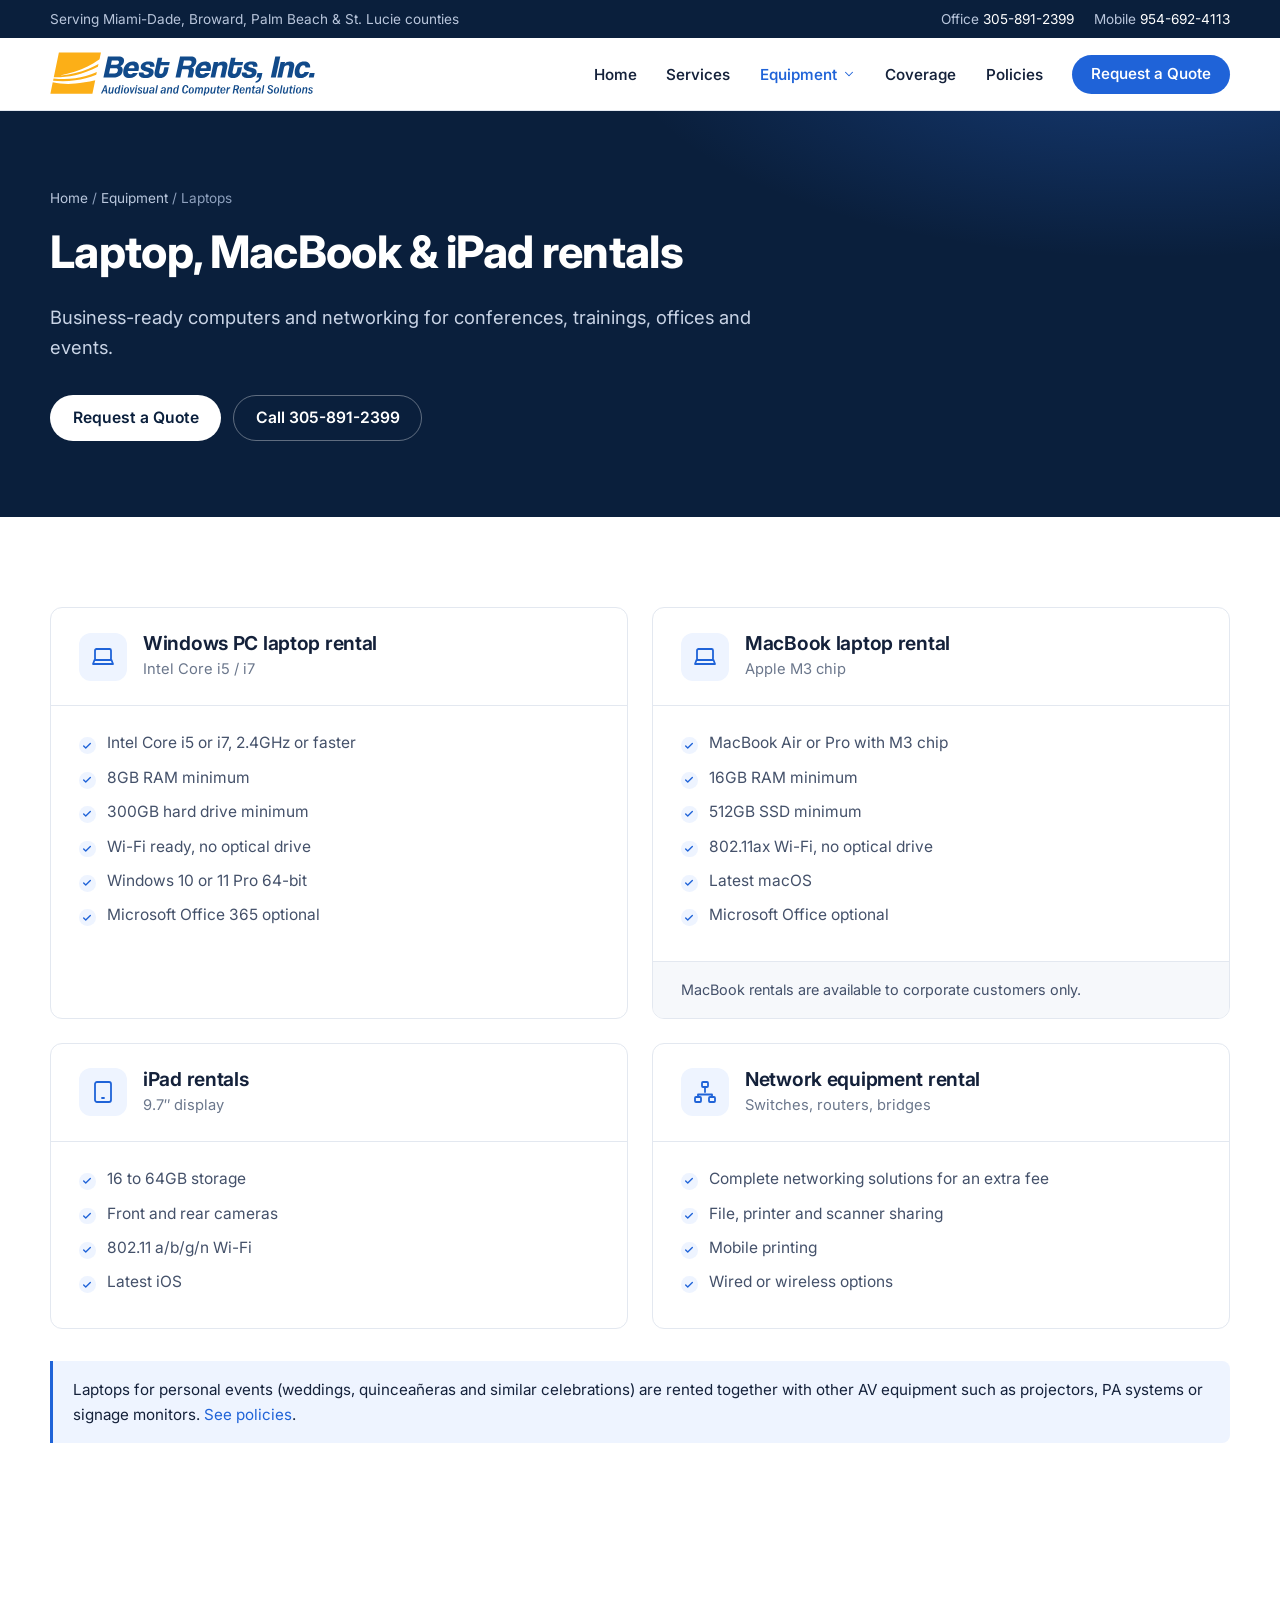
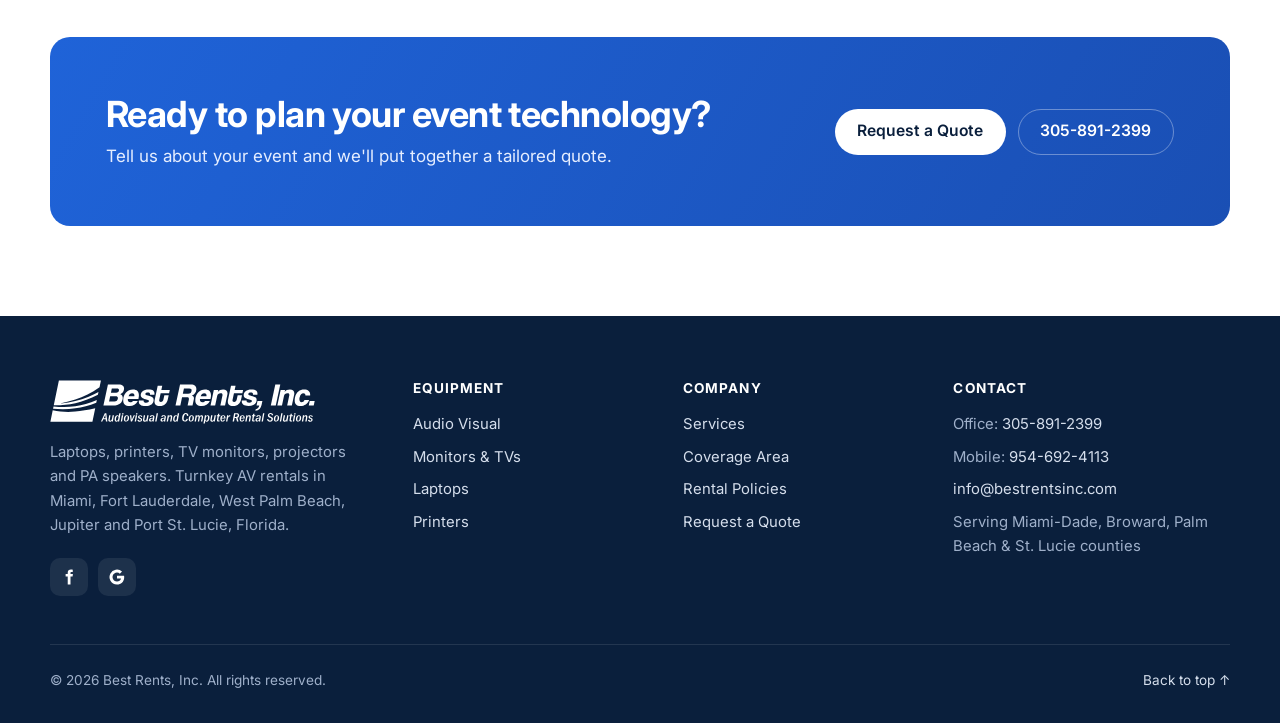
<file: laptop-rental.html>
<!DOCTYPE html>
<html lang="en" id="top">
<head>
<meta charset="utf-8">
<meta name="viewport" content="width=device-width, initial-scale=1">
<title>Rent Laptops, MacBooks & iPads for Meetings or Events | Best Rents</title>
<meta name="description" content="Rent Windows i5/i7 laptops, M3 MacBooks, iPads and network equipment for conferences, trainings and events in Miami, Fort Lauderdale and Palm Beach.">
<link rel="canonical" href="https://www.bestrentsinc.com/laptop-rental">
<meta property="og:title" content="Rent Laptops, MacBooks & iPads for Meetings or Events | Best Rents">
<meta property="og:description" content="Rent Windows i5/i7 laptops, M3 MacBooks, iPads and network equipment for conferences, trainings and events in Miami, Fort Lauderdale and Palm Beach.">
<meta property="og:url" content="https://www.bestrentsinc.com/laptop-rental">
<meta property="og:type" content="website">
<link rel="icon" href="assets/images/favicon.svg" type="image/svg+xml">
<link rel="preconnect" href="https://fonts.googleapis.com"><link rel="preconnect" href="https://fonts.gstatic.com" crossorigin>
<link href="https://fonts.googleapis.com/css2?family=Inter:wght@400;500;600;700;800&display=swap" rel="stylesheet">
<link rel="stylesheet" href="assets/css/style.css">
</head>
<body>
<a class="skip-link" href="#main">Skip to content</a>
<div class="topbar"><div class="container">
  <div><span class="hide-sm">Serving Miami-Dade, Broward, Palm Beach &amp; St. Lucie counties</span></div>
  <div><span>Office <a href="tel:+13058912399">305-891-2399</a></span><span class="hide-sm">Mobile <a href="tel:+19546924113">954-692-4113</a></span></div>
</div></div>
<header class="site-header"><div class="container">
  <a class="brand" href="./" aria-label="Best Rents, Inc. home"><img class="brand-logo" src="assets/images/bestrents-logo.svg" alt="Best Rents, Inc. – Audiovisual and Computer Rental Solutions" width="265" height="44"></a>
  <button class="menu-toggle" aria-label="Open menu" aria-expanded="false"><svg viewBox="0 0 24 24" fill="none" stroke="currentColor" stroke-width="1.8" stroke-linecap="round" stroke-linejoin="round" aria-hidden="true"><path d="M3 6h18M3 12h18M3 18h18"/></svg></button>
  <nav class="nav" aria-label="Main">
    <a href="./">Home</a>
    <a href="av-rental-services">Services</a>
    <div class="nav-dd is-current"><button aria-expanded="false" aria-haspopup="true">Equipment <svg viewBox="0 0 24 24" fill="none" stroke="currentColor" stroke-width="1.8" stroke-linecap="round" stroke-linejoin="round" aria-hidden="true"><path d="m6 9 6 6 6-6"/></svg></button><div class="nav-dd-menu"><a href="av-rental">Audio Visual<small>Projectors, screens, PA, mics</small></a><a href="monitor-tv-rental">Monitor-TV<small>Signage TVs, mounts, video walls</small></a><a href="laptop-rental" aria-current="page">Laptops<small>Windows, MacBook, iPad, network</small></a><a href="printer-rental">Printers<small>Laser printers and copiers</small></a></div></div>
    <a href="av-service-coverage">Coverage</a>
    <a href="av-rental-policies">Policies</a>
    <a class="btn btn--primary" href="av-rental-request">Request a Quote</a>
  </nav>
</div></header>
<main id="main">
<section class="page-hero"><div class="container">
  <div class="crumbs"><a href="./">Home</a> / <a href="av-rental">Equipment</a> / Laptops</div>
  <h1>Laptop, MacBook &amp; iPad rentals</h1><p class="lead">Business-ready computers and networking for conferences, trainings, offices and events.</p><div class="btn-row mt-2"><a class="btn btn--light" href="av-rental-request">Request a Quote</a><a class="btn btn--outline-light" href="tel:+13058912399">Call 305-891-2399</a></div>
</div></section>
<section class="section"><div class="container">
  <div class="grid grid-2">
    <article class="spec"><div class="spec-head"><div class="icon"><svg viewBox="0 0 24 24" fill="none" stroke="currentColor" stroke-width="1.8" stroke-linecap="round" stroke-linejoin="round" aria-hidden="true"><rect x="4" y="4" width="16" height="11" rx="1.5"/><path d="M2 19h20l-1.5-4h-17z"/></svg></div><div><h3>Windows PC laptop rental</h3><p>Intel Core i5 / i7</p></div></div>
<div class="spec-body"><ul class="checklist"><li>Intel Core i5 or i7, 2.4GHz or faster</li><li>8GB RAM minimum</li><li>300GB hard drive minimum</li><li>Wi-Fi ready, no optical drive</li><li>Windows 10 or 11 Pro 64-bit</li><li>Microsoft Office 365 optional</li></ul></div></article>
    <article class="spec"><div class="spec-head"><div class="icon"><svg viewBox="0 0 24 24" fill="none" stroke="currentColor" stroke-width="1.8" stroke-linecap="round" stroke-linejoin="round" aria-hidden="true"><rect x="4" y="4" width="16" height="11" rx="1.5"/><path d="M2 19h20l-1.5-4h-17z"/></svg></div><div><h3>MacBook laptop rental</h3><p>Apple M3 chip</p></div></div>
<div class="spec-body"><ul class="checklist"><li>MacBook Air or Pro with M3 chip</li><li>16GB RAM minimum</li><li>512GB SSD minimum</li><li>802.11ax Wi-Fi, no optical drive</li><li>Latest macOS</li><li>Microsoft Office optional</li></ul></div><div class="spec-foot">MacBook rentals are available to corporate customers only.</div></article>
    <article class="spec"><div class="spec-head"><div class="icon"><svg viewBox="0 0 24 24" fill="none" stroke="currentColor" stroke-width="1.8" stroke-linecap="round" stroke-linejoin="round" aria-hidden="true"><rect x="4" y="2" width="16" height="20" rx="2"/><path d="M11 18h2"/></svg></div><div><h3>iPad rentals</h3><p>9.7&Prime; display</p></div></div>
<div class="spec-body"><ul class="checklist"><li>16 to 64GB storage</li><li>Front and rear cameras</li><li>802.11 a/b/g/n Wi-Fi</li><li>Latest iOS</li></ul></div></article>
    <article class="spec"><div class="spec-head"><div class="icon"><svg viewBox="0 0 24 24" fill="none" stroke="currentColor" stroke-width="1.8" stroke-linecap="round" stroke-linejoin="round" aria-hidden="true"><rect x="9" y="2" width="6" height="5" rx="1"/><rect x="2" y="17" width="6" height="5" rx="1"/><rect x="16" y="17" width="6" height="5" rx="1"/><path d="M12 7v5M5 17v-2.5h14V17"/></svg></div><div><h3>Network equipment rental</h3><p>Switches, routers, bridges</p></div></div>
<div class="spec-body"><ul class="checklist"><li>Complete networking solutions for an extra fee</li><li>File, printer and scanner sharing</li><li>Mobile printing</li><li>Wired or wireless options</li></ul></div></article>
  </div>
  <p class="note mt-2">Laptops for personal events (weddings, quincea&ntilde;eras and similar celebrations) are rented together with other AV equipment such as projectors, PA systems or signage monitors. <a href="av-rental-policies">See policies</a>.</p>
</div></section>
<section class="section"><div class="container"><div class="cta-band">
  <div><h2>Ready to plan your event technology?</h2><p>Tell us about your event and we'll put together a tailored quote.</p></div>
  <div class="btn-row"><a class="btn btn--light" href="av-rental-request">Request a Quote</a><a class="btn btn--outline-light" href="tel:+13058912399">305-891-2399</a></div>
</div></div></section>

</main>
<footer class="site-footer"><div class="container">
  <div class="footer-grid">
    <div>
      <a class="brand" href="./" aria-label="Best Rents, Inc. home"><img class="brand-logo" src="assets/images/bestrents-logo-white.svg" alt="Best Rents, Inc. – Audiovisual and Computer Rental Solutions" width="265" height="44"></a>
      <p>Laptops, printers, TV monitors, projectors and PA speakers. Turnkey AV rentals in Miami, Fort Lauderdale, West Palm Beach, Jupiter and Port St. Lucie, Florida.</p>
      <div class="social">
        <a href="https://www.facebook.com/bestrentsinc" aria-label="Best Rents on Facebook" rel="noopener" target="_blank"><svg viewBox="0 0 24 24" fill="currentColor" aria-hidden="true"><path d="M14 8V6.5c0-.8.2-1.3 1.4-1.3H17V2.2c-.3 0-1.3-.2-2.5-.2-2.5 0-4.2 1.5-4.2 4.3V8H7.5v3.4h2.8V22H14V11.4h2.8l.4-3.4z"/></svg></a>
        <a href="https://g.page/r/CbAS1ReW1rCcEB0/" aria-label="Best Rents reviews on Google" rel="noopener" target="_blank"><svg viewBox="0 0 24 24" fill="currentColor" aria-hidden="true"><path d="M21.6 12.2c0-.7-.1-1.4-.2-2H12v3.8h5.4a4.6 4.6 0 0 1-2 3v2.5h3.2c1.9-1.7 3-4.3 3-7.3zM12 22c2.7 0 5-.9 6.6-2.4l-3.2-2.5c-.9.6-2 1-3.4 1-2.6 0-4.8-1.8-5.6-4.1H3.1v2.6A10 10 0 0 0 12 22zM6.4 14a6 6 0 0 1 0-3.9V7.5H3.1a10 10 0 0 0 0 9zM12 6c1.5 0 2.8.5 3.8 1.5l2.9-2.9A10 10 0 0 0 3.1 7.5L6.4 10C7.2 7.8 9.4 6 12 6z"/></svg></a>
      </div>
    </div>
    <div><h4>Equipment</h4><ul>
      <li><a href="av-rental">Audio Visual</a></li><li><a href="monitor-tv-rental">Monitors &amp; TVs</a></li>
      <li><a href="laptop-rental">Laptops</a></li><li><a href="printer-rental">Printers</a></li></ul></div>
    <div><h4>Company</h4><ul>
      <li><a href="av-rental-services">Services</a></li><li><a href="av-service-coverage">Coverage Area</a></li>
      <li><a href="av-rental-policies">Rental Policies</a></li><li><a href="av-rental-request">Request a Quote</a></li></ul></div>
    <div><h4>Contact</h4><ul>
      <li>Office: <a href="tel:+13058912399">305-891-2399</a></li>
      <li>Mobile: <a href="tel:+19546924113">954-692-4113</a></li>
      <li><a href="mailto:info@bestrentsinc.com">info@bestrentsinc.com</a></li>
      <li>Serving Miami-Dade, Broward, Palm Beach &amp; St. Lucie counties</li></ul></div>
  </div>
  <div class="footer-bottom"><span>&copy; <span id="year">2026</span> Best Rents, Inc. All rights reserved.</span><a href="#top">Back to top &uarr;</a></div>
</div></footer>
<script src="assets/js/main.js" defer></script>
</body>
</html>
</file>
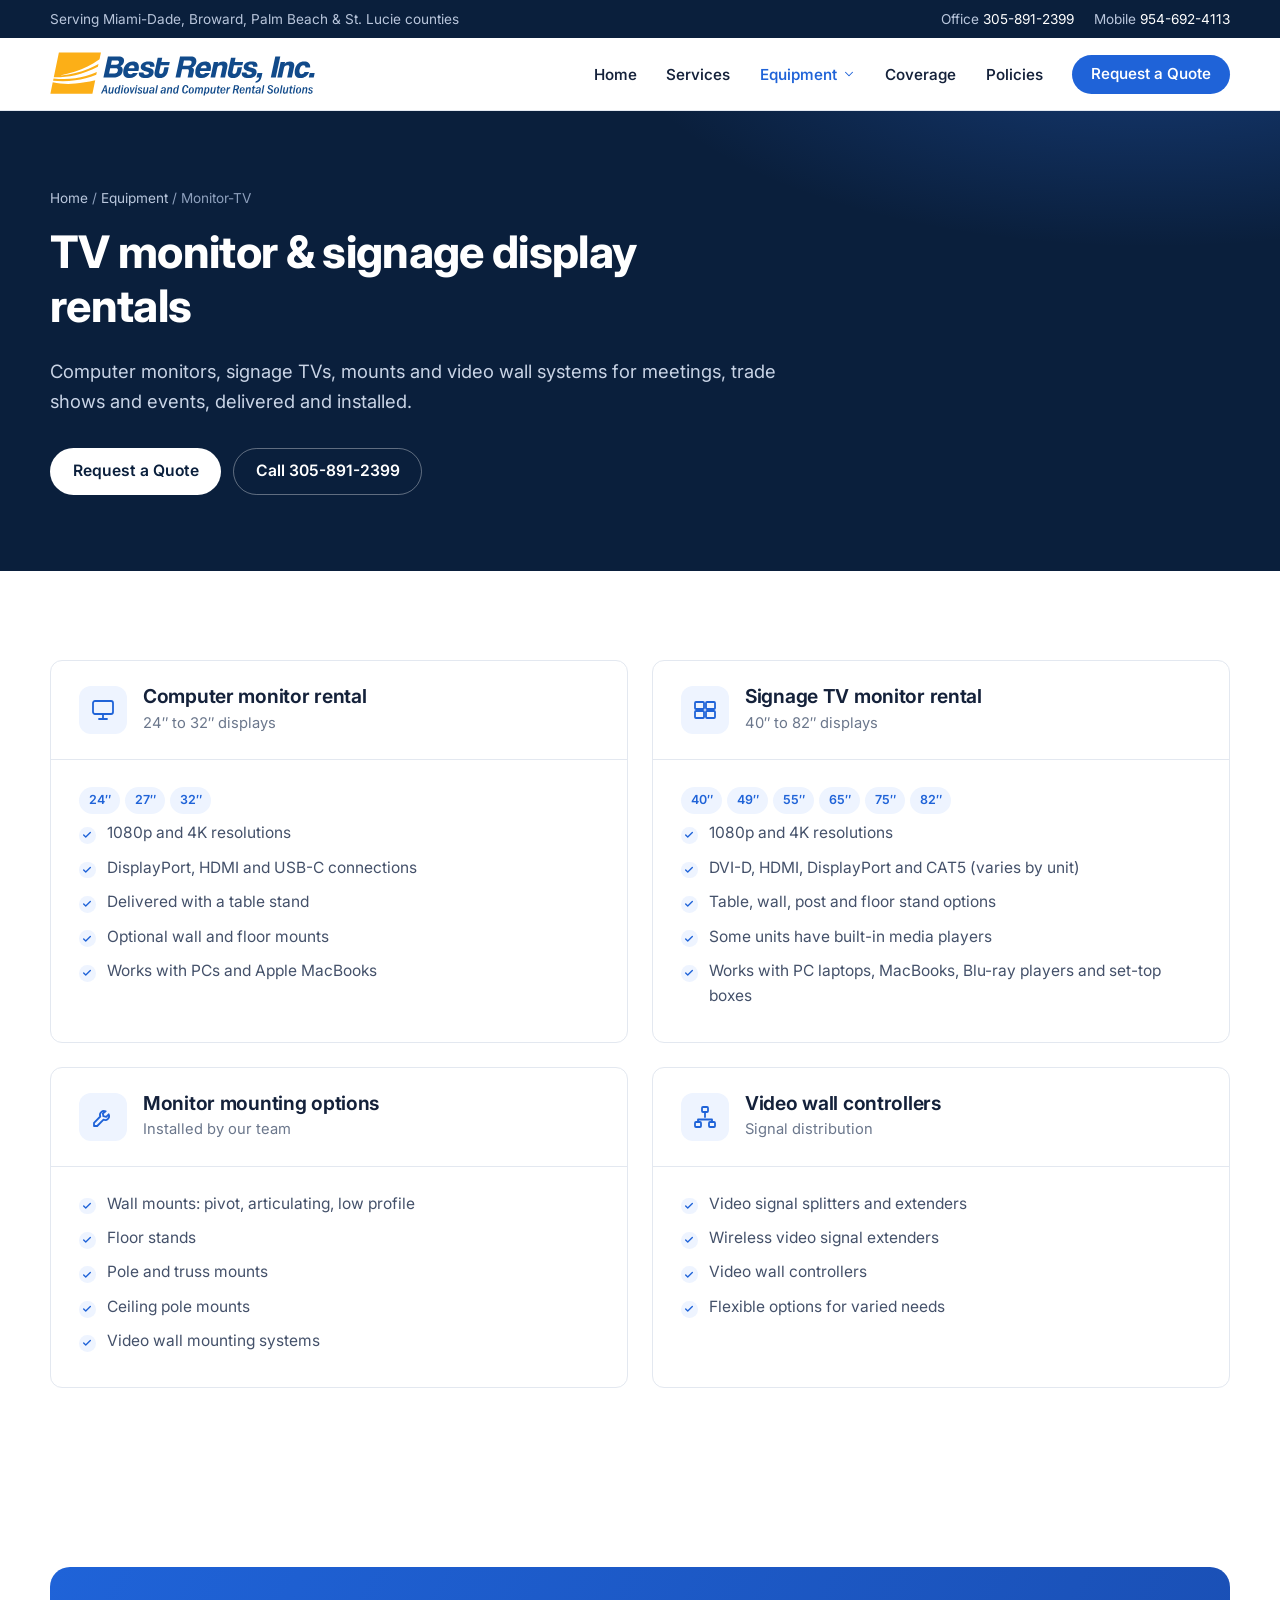
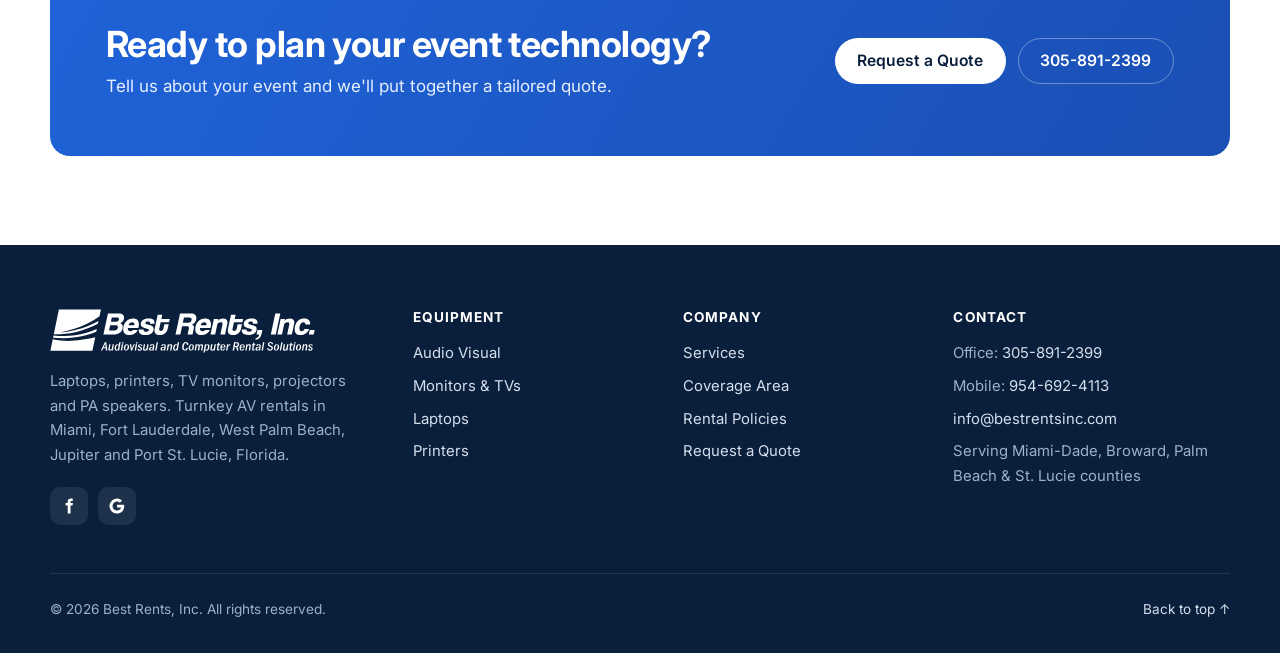
<file: monitor-tv-rental.html>
<!DOCTYPE html>
<html lang="en" id="top">
<head>
<meta charset="utf-8">
<meta name="viewport" content="width=device-width, initial-scale=1">
<title>Rent TV Monitors & Signage Displays for Meetings or Events | Best Rents</title>
<meta name="description" content="Rent 24 to 82 inch 1080p and 4K monitors and signage TVs with floor stands, wall mounts, truss mounts and video wall controllers in South Florida.">
<link rel="canonical" href="https://www.bestrentsinc.com/monitor-tv-rental">
<meta property="og:title" content="Rent TV Monitors & Signage Displays for Meetings or Events | Best Rents">
<meta property="og:description" content="Rent 24 to 82 inch 1080p and 4K monitors and signage TVs with floor stands, wall mounts, truss mounts and video wall controllers in South Florida.">
<meta property="og:url" content="https://www.bestrentsinc.com/monitor-tv-rental">
<meta property="og:type" content="website">
<link rel="icon" href="assets/images/favicon.svg" type="image/svg+xml">
<link rel="preconnect" href="https://fonts.googleapis.com"><link rel="preconnect" href="https://fonts.gstatic.com" crossorigin>
<link href="https://fonts.googleapis.com/css2?family=Inter:wght@400;500;600;700;800&display=swap" rel="stylesheet">
<link rel="stylesheet" href="assets/css/style.css">
</head>
<body>
<a class="skip-link" href="#main">Skip to content</a>
<div class="topbar"><div class="container">
  <div><span class="hide-sm">Serving Miami-Dade, Broward, Palm Beach &amp; St. Lucie counties</span></div>
  <div><span>Office <a href="tel:+13058912399">305-891-2399</a></span><span class="hide-sm">Mobile <a href="tel:+19546924113">954-692-4113</a></span></div>
</div></div>
<header class="site-header"><div class="container">
  <a class="brand" href="./" aria-label="Best Rents, Inc. home"><img class="brand-logo" src="assets/images/bestrents-logo.svg" alt="Best Rents, Inc. – Audiovisual and Computer Rental Solutions" width="265" height="44"></a>
  <button class="menu-toggle" aria-label="Open menu" aria-expanded="false"><svg viewBox="0 0 24 24" fill="none" stroke="currentColor" stroke-width="1.8" stroke-linecap="round" stroke-linejoin="round" aria-hidden="true"><path d="M3 6h18M3 12h18M3 18h18"/></svg></button>
  <nav class="nav" aria-label="Main">
    <a href="./">Home</a>
    <a href="av-rental-services">Services</a>
    <div class="nav-dd is-current"><button aria-expanded="false" aria-haspopup="true">Equipment <svg viewBox="0 0 24 24" fill="none" stroke="currentColor" stroke-width="1.8" stroke-linecap="round" stroke-linejoin="round" aria-hidden="true"><path d="m6 9 6 6 6-6"/></svg></button><div class="nav-dd-menu"><a href="av-rental">Audio Visual<small>Projectors, screens, PA, mics</small></a><a href="monitor-tv-rental" aria-current="page">Monitor-TV<small>Signage TVs, mounts, video walls</small></a><a href="laptop-rental">Laptops<small>Windows, MacBook, iPad, network</small></a><a href="printer-rental">Printers<small>Laser printers and copiers</small></a></div></div>
    <a href="av-service-coverage">Coverage</a>
    <a href="av-rental-policies">Policies</a>
    <a class="btn btn--primary" href="av-rental-request">Request a Quote</a>
  </nav>
</div></header>
<main id="main">
<section class="page-hero"><div class="container">
  <div class="crumbs"><a href="./">Home</a> / <a href="av-rental">Equipment</a> / Monitor-TV</div>
  <h1>TV monitor &amp; signage display rentals</h1><p class="lead">Computer monitors, signage TVs, mounts and video wall systems for meetings, trade shows and events, delivered and installed.</p><div class="btn-row mt-2"><a class="btn btn--light" href="av-rental-request">Request a Quote</a><a class="btn btn--outline-light" href="tel:+13058912399">Call 305-891-2399</a></div>
</div></section>
<section class="section"><div class="container">
  <div class="grid grid-2">
    <article class="spec"><div class="spec-head"><div class="icon"><svg viewBox="0 0 24 24" fill="none" stroke="currentColor" stroke-width="1.8" stroke-linecap="round" stroke-linejoin="round" aria-hidden="true"><rect x="2" y="3" width="20" height="13" rx="2"/><path d="M8 21h8M12 16v5"/></svg></div><div><h3>Computer monitor rental</h3><p>24&Prime; to 32&Prime; displays</p></div></div>
<div class="spec-body"><span class="tag">24&Prime;</span><span class="tag">27&Prime;</span><span class="tag">32&Prime;</span><ul class="checklist"><li>1080p and 4K resolutions</li><li>DisplayPort, HDMI and USB-C connections</li><li>Delivered with a table stand</li><li>Optional wall and floor mounts</li><li>Works with PCs and Apple MacBooks</li></ul></div></article>
    <article class="spec"><div class="spec-head"><div class="icon"><svg viewBox="0 0 24 24" fill="none" stroke="currentColor" stroke-width="1.8" stroke-linecap="round" stroke-linejoin="round" aria-hidden="true"><rect x="2" y="4" width="9" height="7" rx="1"/><rect x="13" y="4" width="9" height="7" rx="1"/><rect x="2" y="13" width="9" height="7" rx="1"/><rect x="13" y="13" width="9" height="7" rx="1"/></svg></div><div><h3>Signage TV monitor rental</h3><p>40&Prime; to 82&Prime; displays</p></div></div>
<div class="spec-body"><span class="tag">40&Prime;</span><span class="tag">49&Prime;</span><span class="tag">55&Prime;</span><span class="tag">65&Prime;</span><span class="tag">75&Prime;</span><span class="tag">82&Prime;</span><ul class="checklist"><li>1080p and 4K resolutions</li><li>DVI-D, HDMI, DisplayPort and CAT5 (varies by unit)</li><li>Table, wall, post and floor stand options</li><li>Some units have built-in media players</li><li>Works with PC laptops, MacBooks, Blu-ray players and set-top boxes</li></ul></div></article>
    <article class="spec"><div class="spec-head"><div class="icon"><svg viewBox="0 0 24 24" fill="none" stroke="currentColor" stroke-width="1.8" stroke-linecap="round" stroke-linejoin="round" aria-hidden="true"><path d="M14.7 6.3a4 4 0 0 0-5.4 5.2L3 17.8V21h3.2l6.3-6.3a4 4 0 0 0 5.2-5.4l-2.5 2.5-2.8-.6-.6-2.8z"/></svg></div><div><h3>Monitor mounting options</h3><p>Installed by our team</p></div></div>
<div class="spec-body"><ul class="checklist"><li>Wall mounts: pivot, articulating, low profile</li><li>Floor stands</li><li>Pole and truss mounts</li><li>Ceiling pole mounts</li><li>Video wall mounting systems</li></ul></div></article>
    <article class="spec"><div class="spec-head"><div class="icon"><svg viewBox="0 0 24 24" fill="none" stroke="currentColor" stroke-width="1.8" stroke-linecap="round" stroke-linejoin="round" aria-hidden="true"><rect x="9" y="2" width="6" height="5" rx="1"/><rect x="2" y="17" width="6" height="5" rx="1"/><rect x="16" y="17" width="6" height="5" rx="1"/><path d="M12 7v5M5 17v-2.5h14V17"/></svg></div><div><h3>Video wall controllers</h3><p>Signal distribution</p></div></div>
<div class="spec-body"><ul class="checklist"><li>Video signal splitters and extenders</li><li>Wireless video signal extenders</li><li>Video wall controllers</li><li>Flexible options for varied needs</li></ul></div></article>
  </div>
</div></section>
<section class="section"><div class="container"><div class="cta-band">
  <div><h2>Ready to plan your event technology?</h2><p>Tell us about your event and we'll put together a tailored quote.</p></div>
  <div class="btn-row"><a class="btn btn--light" href="av-rental-request">Request a Quote</a><a class="btn btn--outline-light" href="tel:+13058912399">305-891-2399</a></div>
</div></div></section>

</main>
<footer class="site-footer"><div class="container">
  <div class="footer-grid">
    <div>
      <a class="brand" href="./" aria-label="Best Rents, Inc. home"><img class="brand-logo" src="assets/images/bestrents-logo-white.svg" alt="Best Rents, Inc. – Audiovisual and Computer Rental Solutions" width="265" height="44"></a>
      <p>Laptops, printers, TV monitors, projectors and PA speakers. Turnkey AV rentals in Miami, Fort Lauderdale, West Palm Beach, Jupiter and Port St. Lucie, Florida.</p>
      <div class="social">
        <a href="https://www.facebook.com/bestrentsinc" aria-label="Best Rents on Facebook" rel="noopener" target="_blank"><svg viewBox="0 0 24 24" fill="currentColor" aria-hidden="true"><path d="M14 8V6.5c0-.8.2-1.3 1.4-1.3H17V2.2c-.3 0-1.3-.2-2.5-.2-2.5 0-4.2 1.5-4.2 4.3V8H7.5v3.4h2.8V22H14V11.4h2.8l.4-3.4z"/></svg></a>
        <a href="https://g.page/r/CbAS1ReW1rCcEB0/" aria-label="Best Rents reviews on Google" rel="noopener" target="_blank"><svg viewBox="0 0 24 24" fill="currentColor" aria-hidden="true"><path d="M21.6 12.2c0-.7-.1-1.4-.2-2H12v3.8h5.4a4.6 4.6 0 0 1-2 3v2.5h3.2c1.9-1.7 3-4.3 3-7.3zM12 22c2.7 0 5-.9 6.6-2.4l-3.2-2.5c-.9.6-2 1-3.4 1-2.6 0-4.8-1.8-5.6-4.1H3.1v2.6A10 10 0 0 0 12 22zM6.4 14a6 6 0 0 1 0-3.9V7.5H3.1a10 10 0 0 0 0 9zM12 6c1.5 0 2.8.5 3.8 1.5l2.9-2.9A10 10 0 0 0 3.1 7.5L6.4 10C7.2 7.8 9.4 6 12 6z"/></svg></a>
      </div>
    </div>
    <div><h4>Equipment</h4><ul>
      <li><a href="av-rental">Audio Visual</a></li><li><a href="monitor-tv-rental">Monitors &amp; TVs</a></li>
      <li><a href="laptop-rental">Laptops</a></li><li><a href="printer-rental">Printers</a></li></ul></div>
    <div><h4>Company</h4><ul>
      <li><a href="av-rental-services">Services</a></li><li><a href="av-service-coverage">Coverage Area</a></li>
      <li><a href="av-rental-policies">Rental Policies</a></li><li><a href="av-rental-request">Request a Quote</a></li></ul></div>
    <div><h4>Contact</h4><ul>
      <li>Office: <a href="tel:+13058912399">305-891-2399</a></li>
      <li>Mobile: <a href="tel:+19546924113">954-692-4113</a></li>
      <li><a href="mailto:info@bestrentsinc.com">info@bestrentsinc.com</a></li>
      <li>Serving Miami-Dade, Broward, Palm Beach &amp; St. Lucie counties</li></ul></div>
  </div>
  <div class="footer-bottom"><span>&copy; <span id="year">2026</span> Best Rents, Inc. All rights reserved.</span><a href="#top">Back to top &uarr;</a></div>
</div></footer>
<script src="assets/js/main.js" defer></script>
</body>
</html>
</file>
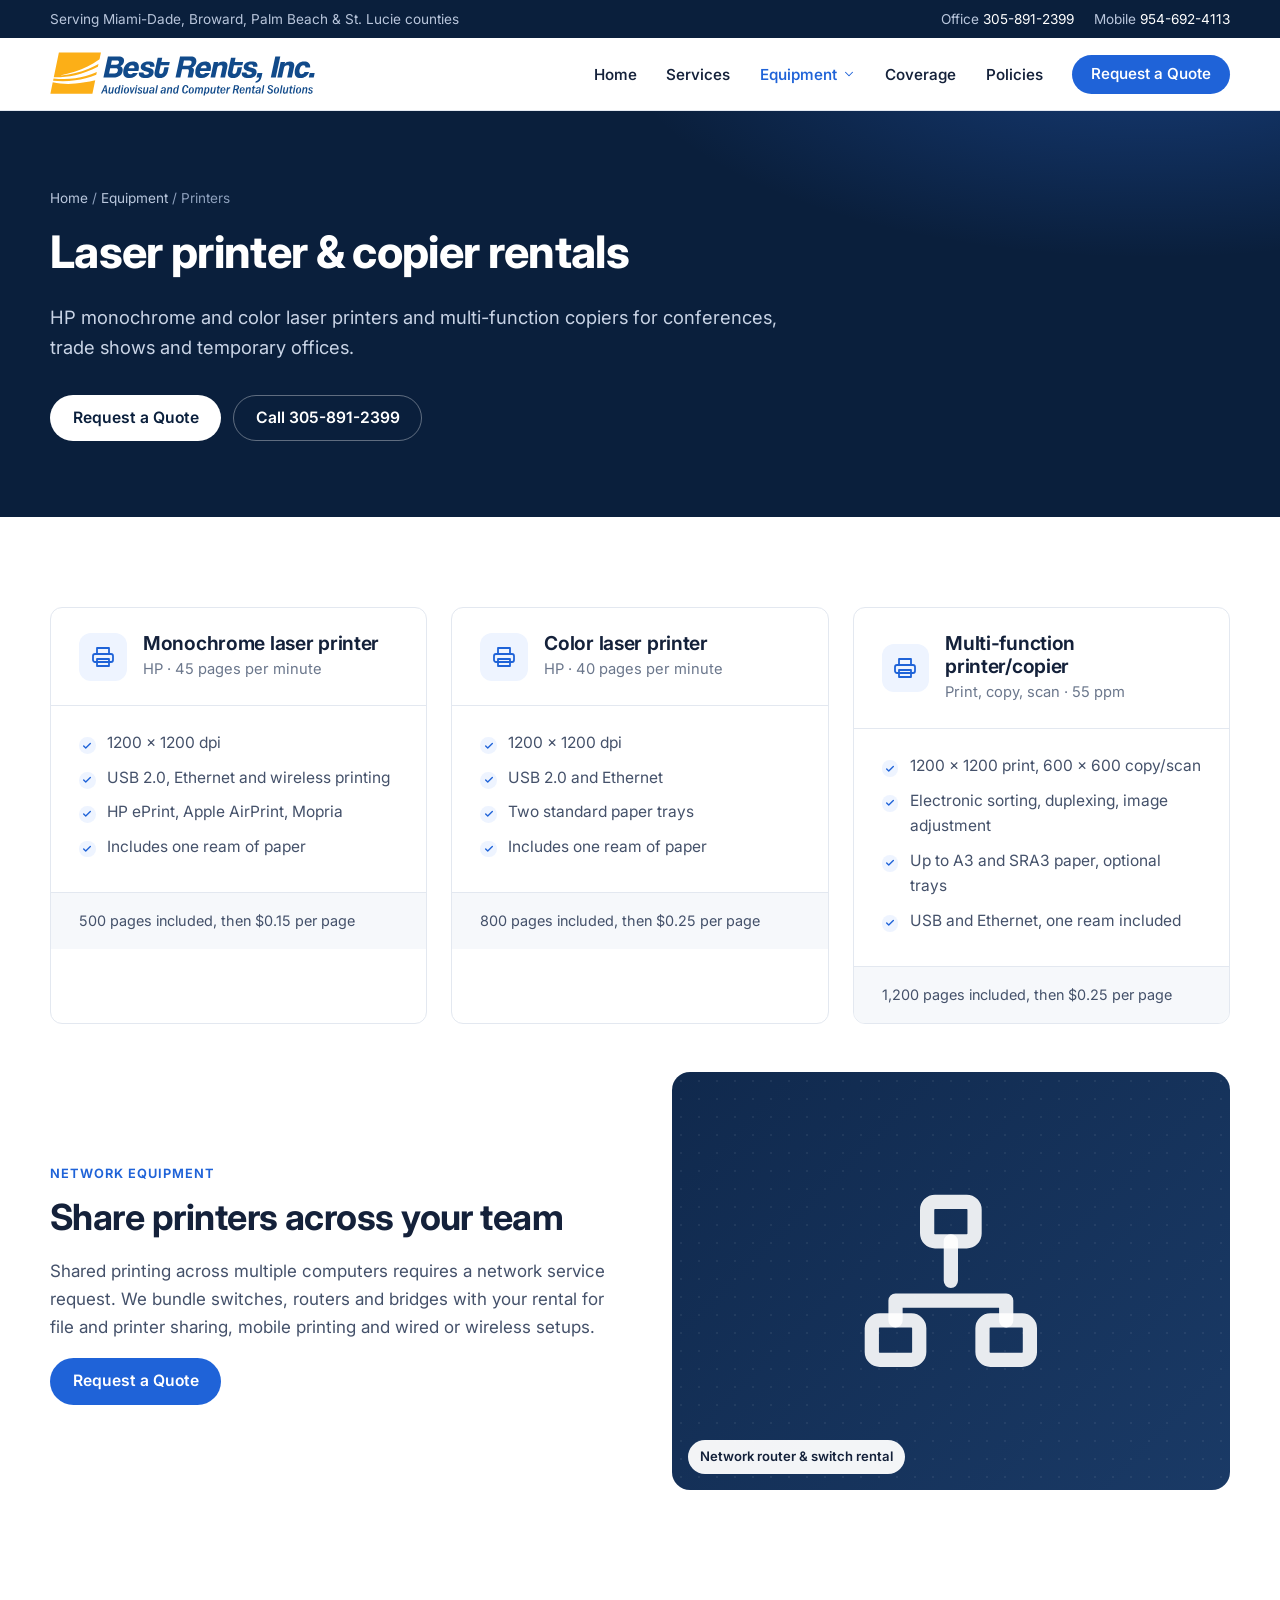
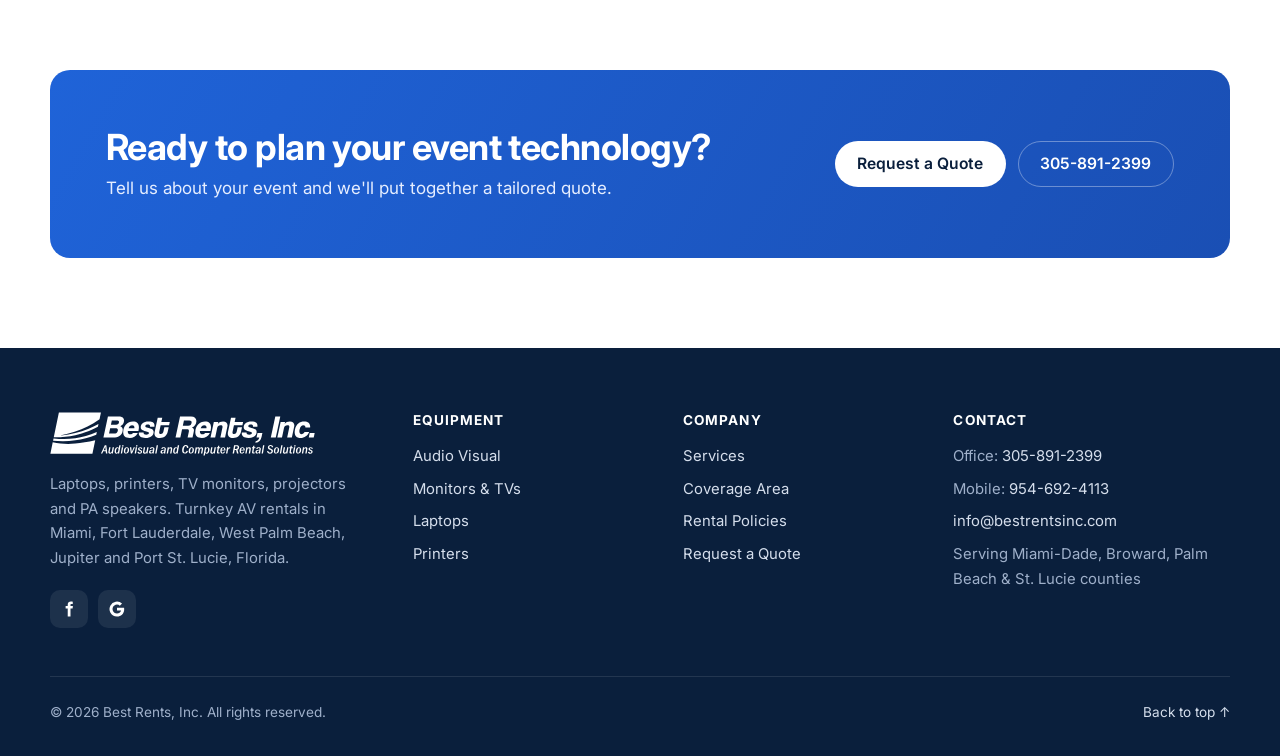
<file: printer-rental.html>
<!DOCTYPE html>
<html lang="en" id="top">
<head>
<meta charset="utf-8">
<meta name="viewport" content="width=device-width, initial-scale=1">
<title>Rent Laser Printers & Copiers for Meetings or Events | Best Rents</title>
<meta name="description" content="Rent HP monochrome and color laser printers and multi-function copiers with page allowances, paper and network setup for South Florida events.">
<link rel="canonical" href="https://www.bestrentsinc.com/printer-rental">
<meta property="og:title" content="Rent Laser Printers & Copiers for Meetings or Events | Best Rents">
<meta property="og:description" content="Rent HP monochrome and color laser printers and multi-function copiers with page allowances, paper and network setup for South Florida events.">
<meta property="og:url" content="https://www.bestrentsinc.com/printer-rental">
<meta property="og:type" content="website">
<link rel="icon" href="assets/images/favicon.svg" type="image/svg+xml">
<link rel="preconnect" href="https://fonts.googleapis.com"><link rel="preconnect" href="https://fonts.gstatic.com" crossorigin>
<link href="https://fonts.googleapis.com/css2?family=Inter:wght@400;500;600;700;800&display=swap" rel="stylesheet">
<link rel="stylesheet" href="assets/css/style.css">
</head>
<body>
<a class="skip-link" href="#main">Skip to content</a>
<div class="topbar"><div class="container">
  <div><span class="hide-sm">Serving Miami-Dade, Broward, Palm Beach &amp; St. Lucie counties</span></div>
  <div><span>Office <a href="tel:+13058912399">305-891-2399</a></span><span class="hide-sm">Mobile <a href="tel:+19546924113">954-692-4113</a></span></div>
</div></div>
<header class="site-header"><div class="container">
  <a class="brand" href="./" aria-label="Best Rents, Inc. home"><img class="brand-logo" src="assets/images/bestrents-logo.svg" alt="Best Rents, Inc. – Audiovisual and Computer Rental Solutions" width="265" height="44"></a>
  <button class="menu-toggle" aria-label="Open menu" aria-expanded="false"><svg viewBox="0 0 24 24" fill="none" stroke="currentColor" stroke-width="1.8" stroke-linecap="round" stroke-linejoin="round" aria-hidden="true"><path d="M3 6h18M3 12h18M3 18h18"/></svg></button>
  <nav class="nav" aria-label="Main">
    <a href="./">Home</a>
    <a href="av-rental-services">Services</a>
    <div class="nav-dd is-current"><button aria-expanded="false" aria-haspopup="true">Equipment <svg viewBox="0 0 24 24" fill="none" stroke="currentColor" stroke-width="1.8" stroke-linecap="round" stroke-linejoin="round" aria-hidden="true"><path d="m6 9 6 6 6-6"/></svg></button><div class="nav-dd-menu"><a href="av-rental">Audio Visual<small>Projectors, screens, PA, mics</small></a><a href="monitor-tv-rental">Monitor-TV<small>Signage TVs, mounts, video walls</small></a><a href="laptop-rental">Laptops<small>Windows, MacBook, iPad, network</small></a><a href="printer-rental" aria-current="page">Printers<small>Laser printers and copiers</small></a></div></div>
    <a href="av-service-coverage">Coverage</a>
    <a href="av-rental-policies">Policies</a>
    <a class="btn btn--primary" href="av-rental-request">Request a Quote</a>
  </nav>
</div></header>
<main id="main">
<section class="page-hero"><div class="container">
  <div class="crumbs"><a href="./">Home</a> / <a href="av-rental">Equipment</a> / Printers</div>
  <h1>Laser printer &amp; copier rentals</h1><p class="lead">HP monochrome and color laser printers and multi-function copiers for conferences, trade shows and temporary offices.</p><div class="btn-row mt-2"><a class="btn btn--light" href="av-rental-request">Request a Quote</a><a class="btn btn--outline-light" href="tel:+13058912399">Call 305-891-2399</a></div>
</div></section>
<section class="section"><div class="container">
  <div class="grid grid-3">
    <article class="spec"><div class="spec-head"><div class="icon"><svg viewBox="0 0 24 24" fill="none" stroke="currentColor" stroke-width="1.8" stroke-linecap="round" stroke-linejoin="round" aria-hidden="true"><path d="M6 9V3h12v6"/><rect x="2" y="9" width="20" height="8" rx="2"/><path d="M6 14h12v7H6z"/></svg></div><div><h3>Monochrome laser printer</h3><p>HP &middot; 45 pages per minute</p></div></div>
<div class="spec-body"><ul class="checklist"><li>1200 x 1200 dpi</li><li>USB 2.0, Ethernet and wireless printing</li><li>HP ePrint, Apple AirPrint, Mopria</li><li>Includes one ream of paper</li></ul></div><div class="spec-foot">500 pages included, then $0.15 per page</div></article>
    <article class="spec"><div class="spec-head"><div class="icon"><svg viewBox="0 0 24 24" fill="none" stroke="currentColor" stroke-width="1.8" stroke-linecap="round" stroke-linejoin="round" aria-hidden="true"><path d="M6 9V3h12v6"/><rect x="2" y="9" width="20" height="8" rx="2"/><path d="M6 14h12v7H6z"/></svg></div><div><h3>Color laser printer</h3><p>HP &middot; 40 pages per minute</p></div></div>
<div class="spec-body"><ul class="checklist"><li>1200 x 1200 dpi</li><li>USB 2.0 and Ethernet</li><li>Two standard paper trays</li><li>Includes one ream of paper</li></ul></div><div class="spec-foot">800 pages included, then $0.25 per page</div></article>
    <article class="spec"><div class="spec-head"><div class="icon"><svg viewBox="0 0 24 24" fill="none" stroke="currentColor" stroke-width="1.8" stroke-linecap="round" stroke-linejoin="round" aria-hidden="true"><path d="M6 9V3h12v6"/><rect x="2" y="9" width="20" height="8" rx="2"/><path d="M6 14h12v7H6z"/></svg></div><div><h3>Multi-function printer/copier</h3><p>Print, copy, scan &middot; 55 ppm</p></div></div>
<div class="spec-body"><ul class="checklist"><li>1200 x 1200 print, 600 x 600 copy/scan</li><li>Electronic sorting, duplexing, image adjustment</li><li>Up to A3 and SRA3 paper, optional trays</li><li>USB and Ethernet, one ream included</li></ul></div><div class="spec-foot">1,200 pages included, then $0.25 per page</div></article>
  </div>
  <div class="split mt-3">
    <div><span class="eyebrow">Network equipment</span><h2>Share printers across your team</h2>
      <p>Shared printing across multiple computers requires a network service request. We bundle switches, routers and bridges with your rental for file and printer sharing, mobile printing and wired or wireless setups.</p>
      <a class="btn btn--primary" href="av-rental-request">Request a Quote</a></div>
    <figure class="visual"><svg viewBox="0 0 24 24" fill="none" stroke="currentColor" stroke-width="1.8" stroke-linecap="round" stroke-linejoin="round" aria-hidden="true"><rect x="9" y="2" width="6" height="5" rx="1"/><rect x="2" y="17" width="6" height="5" rx="1"/><rect x="16" y="17" width="6" height="5" rx="1"/><path d="M12 7v5M5 17v-2.5h14V17"/></svg><figcaption>Network router &amp; switch rental</figcaption></figure>
  </div>
</div></section>
<section class="section"><div class="container"><div class="cta-band">
  <div><h2>Ready to plan your event technology?</h2><p>Tell us about your event and we'll put together a tailored quote.</p></div>
  <div class="btn-row"><a class="btn btn--light" href="av-rental-request">Request a Quote</a><a class="btn btn--outline-light" href="tel:+13058912399">305-891-2399</a></div>
</div></div></section>

</main>
<footer class="site-footer"><div class="container">
  <div class="footer-grid">
    <div>
      <a class="brand" href="./" aria-label="Best Rents, Inc. home"><img class="brand-logo" src="assets/images/bestrents-logo-white.svg" alt="Best Rents, Inc. – Audiovisual and Computer Rental Solutions" width="265" height="44"></a>
      <p>Laptops, printers, TV monitors, projectors and PA speakers. Turnkey AV rentals in Miami, Fort Lauderdale, West Palm Beach, Jupiter and Port St. Lucie, Florida.</p>
      <div class="social">
        <a href="https://www.facebook.com/bestrentsinc" aria-label="Best Rents on Facebook" rel="noopener" target="_blank"><svg viewBox="0 0 24 24" fill="currentColor" aria-hidden="true"><path d="M14 8V6.5c0-.8.2-1.3 1.4-1.3H17V2.2c-.3 0-1.3-.2-2.5-.2-2.5 0-4.2 1.5-4.2 4.3V8H7.5v3.4h2.8V22H14V11.4h2.8l.4-3.4z"/></svg></a>
        <a href="https://g.page/r/CbAS1ReW1rCcEB0/" aria-label="Best Rents reviews on Google" rel="noopener" target="_blank"><svg viewBox="0 0 24 24" fill="currentColor" aria-hidden="true"><path d="M21.6 12.2c0-.7-.1-1.4-.2-2H12v3.8h5.4a4.6 4.6 0 0 1-2 3v2.5h3.2c1.9-1.7 3-4.3 3-7.3zM12 22c2.7 0 5-.9 6.6-2.4l-3.2-2.5c-.9.6-2 1-3.4 1-2.6 0-4.8-1.8-5.6-4.1H3.1v2.6A10 10 0 0 0 12 22zM6.4 14a6 6 0 0 1 0-3.9V7.5H3.1a10 10 0 0 0 0 9zM12 6c1.5 0 2.8.5 3.8 1.5l2.9-2.9A10 10 0 0 0 3.1 7.5L6.4 10C7.2 7.8 9.4 6 12 6z"/></svg></a>
      </div>
    </div>
    <div><h4>Equipment</h4><ul>
      <li><a href="av-rental">Audio Visual</a></li><li><a href="monitor-tv-rental">Monitors &amp; TVs</a></li>
      <li><a href="laptop-rental">Laptops</a></li><li><a href="printer-rental">Printers</a></li></ul></div>
    <div><h4>Company</h4><ul>
      <li><a href="av-rental-services">Services</a></li><li><a href="av-service-coverage">Coverage Area</a></li>
      <li><a href="av-rental-policies">Rental Policies</a></li><li><a href="av-rental-request">Request a Quote</a></li></ul></div>
    <div><h4>Contact</h4><ul>
      <li>Office: <a href="tel:+13058912399">305-891-2399</a></li>
      <li>Mobile: <a href="tel:+19546924113">954-692-4113</a></li>
      <li><a href="mailto:info@bestrentsinc.com">info@bestrentsinc.com</a></li>
      <li>Serving Miami-Dade, Broward, Palm Beach &amp; St. Lucie counties</li></ul></div>
  </div>
  <div class="footer-bottom"><span>&copy; <span id="year">2026</span> Best Rents, Inc. All rights reserved.</span><a href="#top">Back to top &uarr;</a></div>
</div></footer>
<script src="assets/js/main.js" defer></script>
</body>
</html>
</file>
<file: assets/css/style.css>
/* ==========================================================================
   Best Rents, Inc. — site styles
   Clean corporate theme. Edit the variables below to retheme the whole site.
   ========================================================================== */

:root {
  --navy-900: #0a1f3c;
  --navy-800: #10294d;
  --navy-700: #1a3a66;
  --blue-600: #1f63d8;
  --blue-500: #2f76ef;
  --blue-50:  #eef4ff;
  --ink:      #14213a;
  --body:     #44516a;
  --muted:    #6b778c;
  --line:     #e3e8f0;
  --bg:       #ffffff;
  --bg-soft:  #f6f8fb;
  --success:  #18794e;

  --radius:   12px;
  --radius-sm: 8px;
  --shadow:   0 1px 2px rgba(16, 41, 77, .06), 0 8px 24px rgba(16, 41, 77, .06);
  --shadow-lg: 0 2px 4px rgba(16, 41, 77, .06), 0 18px 48px rgba(16, 41, 77, .12);
  --max:      1180px;
  --font:     "Inter", system-ui, -apple-system, "Segoe UI", Roboto, Helvetica, Arial, sans-serif;
}

*, *::before, *::after { box-sizing: border-box; }
html { scroll-behavior: smooth; -webkit-text-size-adjust: 100%; }
body {
  margin: 0;
  font-family: var(--font);
  font-size: 17px;
  line-height: 1.65;
  color: var(--body);
  background: var(--bg);
  -webkit-font-smoothing: antialiased;
}
img { max-width: 100%; display: block; }
figure { margin: 0; }
a { color: var(--blue-600); text-decoration: none; }
a:hover { text-decoration: underline; }
h1, h2, h3, h4 { color: var(--ink); line-height: 1.2; margin: 0 0 .5em; letter-spacing: -0.015em; }
h1 { font-size: clamp(2.1rem, 4.4vw, 3.3rem); font-weight: 750; }
h2 { font-size: clamp(1.6rem, 3vw, 2.25rem); font-weight: 700; }
h3 { font-size: 1.2rem; font-weight: 650; }
p { margin: 0 0 1em; }
ul { padding-left: 1.2em; }
:focus-visible { outline: 3px solid var(--blue-500); outline-offset: 2px; border-radius: 4px; }

.container { width: min(100% - 2.5rem, var(--max)); margin-inline: auto; }
.section { padding: clamp(3.5rem, 7vw, 6rem) 0; }
.section--soft { background: var(--bg-soft); }
.section--navy { background: var(--navy-900); color: #c9d4e6; }
.section--navy h2, .section--navy h3 { color: #fff; }
.eyebrow {
  display: inline-block; font-size: .8rem; font-weight: 650; letter-spacing: .08em;
  text-transform: uppercase; color: var(--blue-600); margin-bottom: .75rem;
}
.section--navy .eyebrow { color: #8fb4ff; }
.lead { font-size: 1.15rem; color: var(--body); max-width: 62ch; }
.section-head { max-width: 720px; margin-bottom: 2.75rem; }
.section-head.center { margin-inline: auto; text-align: center; }
.section-head.center .lead { margin-inline: auto; }
.skip-link { position: absolute; left: -999px; top: 0; background: #fff; padding: .5rem 1rem; z-index: 100; }
.skip-link:focus { left: 1rem; top: 1rem; }

/* ---------- Buttons ---------- */
.btn {
  display: inline-flex; align-items: center; justify-content: center; gap: .5rem;
  padding: .8rem 1.35rem; border-radius: 999px; font-weight: 600; font-size: .98rem;
  border: 1.5px solid transparent; cursor: pointer; transition: background .15s, color .15s, border-color .15s, transform .15s;
  text-decoration: none !important; font-family: inherit; line-height: 1.2;
}
.btn:hover { transform: translateY(-1px); }
.btn--primary { background: var(--blue-600); color: #fff; }
.btn--primary:hover { background: var(--blue-500); }
.btn--ghost { border-color: var(--line); color: var(--ink); background: #fff; }
.btn--ghost:hover { border-color: var(--blue-600); color: var(--blue-600); }
.btn--light { background: #fff; color: var(--navy-900); }
.btn--outline-light { border-color: rgba(255,255,255,.35); color: #fff; }
.btn--outline-light:hover { border-color: #fff; }
.btn-row { display: flex; flex-wrap: wrap; gap: .75rem; }

/* ---------- Top bar + header ---------- */
.topbar { background: var(--navy-900); color: #b9c6dc; font-size: .85rem; }
.topbar .container { display: flex; justify-content: space-between; gap: 1rem; padding: .5rem 0; flex-wrap: wrap; }
.topbar a { color: #fff; }
.topbar span + span { margin-left: 1.25rem; }

.site-header {
  position: sticky; top: 0; z-index: 50; background: rgba(255,255,255,.94);
  backdrop-filter: saturate(180%) blur(10px); border-bottom: 1px solid var(--line);
}
.site-header .container { display: flex; align-items: center; justify-content: space-between; height: 72px; }
.brand { display: flex; align-items: center; gap: .6rem; color: var(--ink); font-weight: 750; font-size: 1.15rem; letter-spacing: -0.02em; }
.brand:hover { text-decoration: none; }
.brand-logo { display: block; height: 44px; width: auto; max-width: 100%; }
@media (max-width: 400px) { .brand-logo { height: 36px; } }

.nav { display: flex; align-items: center; gap: .25rem; }
.nav > a, .nav-dd > button {
  color: var(--ink); font-weight: 550; font-size: .95rem; padding: .55rem .8rem; border-radius: 8px;
  background: none; border: 0; cursor: pointer; font-family: inherit; display: inline-flex; align-items: center; gap: .3rem;
}
.nav > a:hover, .nav-dd > button:hover { background: var(--bg-soft); text-decoration: none; }
.nav > a[aria-current="page"], .nav-dd.is-current > button { color: var(--blue-600); }
.nav .btn { margin-left: .75rem; }
.nav > a.btn--primary { color: #fff; background: var(--blue-600); padding: .65rem 1.2rem; border-radius: 999px; }
.nav > a.btn--primary:hover { background: var(--blue-500); }
.nav-dd { position: relative; }
.nav-dd > button svg { width: 14px; height: 14px; transition: transform .15s; }
.nav-dd-menu {
  position: absolute; top: calc(100% + 6px); left: 0; min-width: 230px; background: #fff;
  border: 1px solid var(--line); border-radius: var(--radius); box-shadow: var(--shadow-lg);
  padding: .4rem; display: none;
}
.nav-dd.open .nav-dd-menu, .nav-dd:hover .nav-dd-menu, .nav-dd:focus-within .nav-dd-menu { display: block; }
.nav-dd.open > button svg { transform: rotate(180deg); }
.nav-dd-menu a { display: block; padding: .55rem .75rem; border-radius: 8px; color: var(--ink); font-size: .95rem; }
.nav-dd-menu a:hover { background: var(--blue-50); text-decoration: none; }
.nav-dd-menu a small { display: block; color: var(--muted); font-size: .8rem; }
.menu-toggle { display: none; background: none; border: 0; padding: .5rem; cursor: pointer; color: var(--ink); }
.menu-toggle svg { width: 26px; height: 26px; }

@media (max-width: 960px) {
  .menu-toggle { display: block; }
  .nav {
    position: absolute; top: 72px; left: 0; right: 0; background: #fff; border-bottom: 1px solid var(--line);
    flex-direction: column; align-items: stretch; padding: .75rem 1.25rem 1.25rem; gap: 0; display: none;
    box-shadow: var(--shadow-lg);
  }
  .nav.open { display: flex; }
  .nav > a, .nav-dd > button { width: 100%; justify-content: space-between; padding: .8rem .5rem; }
  .nav-dd:hover .nav-dd-menu { display: none; }
  .nav-dd.open .nav-dd-menu, .nav-dd:focus-within .nav-dd-menu { display: block; }
  .nav-dd-menu { position: static; box-shadow: none; border: 0; padding: 0 0 .5rem .75rem; }
  .nav .btn { margin: .75rem 0 0; }
  .nav > a.btn--primary { justify-content: center; padding: .85rem 1.2rem; }
  .topbar .hide-sm { display: none; }
}

/* ---------- Hero ---------- */
.hero {
  position: relative; overflow: hidden;
  background:
    radial-gradient(1200px 500px at 85% -10%, rgba(47,118,239,.35), transparent 60%),
    radial-gradient(800px 400px at -10% 110%, rgba(47,118,239,.18), transparent 60%),
    var(--navy-900);
  color: #c9d4e6; padding: clamp(4rem, 9vw, 7.5rem) 0 clamp(4rem, 8vw, 6.5rem);
}
.hero::before {
  content: ""; position: absolute; inset: 0; opacity: .35;
  background-image: linear-gradient(rgba(255,255,255,.05) 1px, transparent 1px), linear-gradient(90deg, rgba(255,255,255,.05) 1px, transparent 1px);
  background-size: 48px 48px; mask-image: linear-gradient(to bottom, #000, transparent 85%);
}
.hero .container { position: relative; display: grid; grid-template-columns: 1.15fr .85fr; gap: 3rem; align-items: center; }
.hero h1 { color: #fff; }
.hero .lead { color: #c9d4e6; font-size: 1.2rem; }
.hero .eyebrow { color: #8fb4ff; }
.hero-points { list-style: none; padding: 0; margin: 2rem 0 0; display: flex; flex-wrap: wrap; gap: .5rem 1.5rem; font-size: .95rem; }
.hero-points li { display: flex; align-items: center; gap: .45rem; }
.hero-points svg { width: 18px; height: 18px; color: #8fb4ff; flex: none; }
.hero-card {
  background: rgba(255,255,255,.06); border: 1px solid rgba(255,255,255,.12); border-radius: 18px;
  padding: 1.75rem; backdrop-filter: blur(6px);
}
.hero-card h3 { color: #fff; font-size: 1.05rem; margin-bottom: 1rem; }
.hero-card ul { list-style: none; padding: 0; margin: 0; display: grid; grid-template-columns: 1fr 1fr; gap: .6rem; }
.hero-card li a {
  display: flex; align-items: center; gap: .6rem; padding: .75rem; border-radius: 10px;
  background: rgba(255,255,255,.06); color: #fff; font-size: .92rem; font-weight: 550;
}
.hero-card li a:hover { background: rgba(255,255,255,.14); text-decoration: none; }
.hero-card li svg { width: 20px; height: 20px; color: #8fb4ff; flex: none; }
.hero-card .call { margin-top: 1.25rem; padding-top: 1.25rem; border-top: 1px solid rgba(255,255,255,.12); font-size: .9rem; }
.hero-card .call a { color: #fff; font-weight: 650; font-size: 1.15rem; }

.page-hero { background: var(--navy-900); color: #c9d4e6; padding: clamp(3rem, 6vw, 4.75rem) 0; position: relative; overflow: hidden; }
.page-hero::after {
  content: ""; position: absolute; inset: 0;
  background: radial-gradient(900px 380px at 90% -20%, rgba(47,118,239,.35), transparent 60%);
  pointer-events: none;
}
.page-hero .container { position: relative; z-index: 1; }
.page-hero h1 { color: #fff; font-size: clamp(1.9rem, 3.8vw, 2.8rem); max-width: 22ch; }
.page-hero .lead { color: #c9d4e6; }
.crumbs { font-size: .85rem; margin-bottom: 1rem; color: #8ea0bd; }
.crumbs a { color: #b9c6dc; }

@media (max-width: 900px) { .hero .container { grid-template-columns: 1fr; } }

/* ---------- Grids + cards ---------- */
.grid { display: grid; gap: 1.5rem; }
.grid-2 { grid-template-columns: repeat(2, 1fr); }
.grid-3 { grid-template-columns: repeat(3, 1fr); }
.grid-4 { grid-template-columns: repeat(4, 1fr); }
@media (max-width: 960px) { .grid-3, .grid-4 { grid-template-columns: repeat(2, 1fr); } }
@media (max-width: 640px) { .grid-2, .grid-3, .grid-4 { grid-template-columns: 1fr; } }

.card {
  background: #fff; border: 1px solid var(--line); border-radius: var(--radius); padding: 1.75rem;
  transition: box-shadow .2s, transform .2s, border-color .2s;
}
.card h3 { margin-bottom: .4rem; }
.card p:last-child { margin-bottom: 0; }
a.card { color: inherit; display: block; }
a.card:hover { text-decoration: none; box-shadow: var(--shadow-lg); transform: translateY(-2px); border-color: transparent; }
.card .more { display: inline-flex; align-items: center; gap: .3rem; color: var(--blue-600); font-weight: 600; font-size: .95rem; margin-top: .75rem; }
.icon {
  width: 48px; height: 48px; border-radius: 12px; background: var(--blue-50); color: var(--blue-600);
  display: grid; place-items: center; margin-bottom: 1.1rem;
}
.icon svg { width: 24px; height: 24px; }
.section--navy .card { background: rgba(255,255,255,.04); border-color: rgba(255,255,255,.1); color: #c9d4e6; }
.section--navy .icon { background: rgba(143,180,255,.12); color: #8fb4ff; }

.checklist { list-style: none; padding: 0; margin: 0; }
.checklist li { position: relative; padding-left: 1.75rem; margin-bottom: .55rem; }
.checklist li::before {
  content: ""; position: absolute; left: 0; top: .45em; width: 1.05rem; height: 1.05rem; border-radius: 50%;
  background: var(--blue-50) url("data:image/svg+xml,%3Csvg xmlns='http://www.w3.org/2000/svg' viewBox='0 0 24 24' fill='none' stroke='%231f63d8' stroke-width='3.2' stroke-linecap='round' stroke-linejoin='round'%3E%3Cpath d='M20 6 9 17l-5-5'/%3E%3C/svg%3E") center / 62% no-repeat;
}
.checklist.cols { columns: 2; column-gap: 2rem; }
.checklist.cols li { break-inside: avoid; }
@media (max-width: 640px) { .checklist.cols { columns: 1; } }

.stats { display: grid; grid-template-columns: repeat(4, 1fr); gap: 1px; background: var(--line); border: 1px solid var(--line); border-radius: var(--radius); overflow: hidden; }
.stats div { background: #fff; padding: 1.5rem; }
.stats strong { display: block; color: var(--ink); font-size: 1.6rem; font-weight: 750; letter-spacing: -0.02em; }
.stats span { font-size: .92rem; color: var(--muted); }
@media (max-width: 760px) { .stats { grid-template-columns: repeat(2, 1fr); } }

/* Split feature row */
.split { display: grid; grid-template-columns: 1fr 1fr; gap: clamp(2rem, 5vw, 4.5rem); align-items: center; }
.split + .split { margin-top: clamp(3rem, 6vw, 5rem); }
.split.reverse > :first-child { order: 2; }
@media (max-width: 860px) { .split { grid-template-columns: 1fr; } .split.reverse > :first-child { order: 0; } }

/* Visual panel (stands in for photography until real photos are added) */
.visual {
  border-radius: 18px; aspect-ratio: 4 / 3; position: relative; overflow: hidden;
  background: linear-gradient(135deg, var(--navy-800), var(--navy-700));
  display: grid; place-items: center; color: rgba(255,255,255,.9);
}
.visual::before {
  content: ""; position: absolute; inset: 0; opacity: .5;
  background-image: radial-gradient(rgba(255,255,255,.12) 1px, transparent 1px); background-size: 18px 18px;
}
.visual svg { width: 34%; height: auto; position: relative; }
.visual img { position: absolute; inset: 0; width: 100%; height: 100%; object-fit: cover; }
.visual figcaption {
  position: absolute; left: 1rem; bottom: 1rem; background: rgba(255,255,255,.95); color: var(--ink);
  padding: .4rem .75rem; border-radius: 999px; font-size: .82rem; font-weight: 600;
}

/* Spec tables / product blocks */
.spec { border: 1px solid var(--line); border-radius: var(--radius); background: #fff; overflow: hidden; }
.spec-head { display: flex; align-items: center; gap: 1rem; padding: 1.5rem 1.75rem; border-bottom: 1px solid var(--line); }
.spec-head .icon { margin: 0; }
.spec-head h3 { margin: 0; }
.spec-head p { margin: .15rem 0 0; font-size: .92rem; color: var(--muted); }
.spec-body { padding: 1.5rem 1.75rem; }
.spec-body .checklist li { font-size: .97rem; }
.spec-foot { padding: 1rem 1.75rem; background: var(--bg-soft); font-size: .9rem; border-top: 1px solid var(--line); }
.tag { display: inline-block; font-size: .78rem; font-weight: 600; padding: .2rem .6rem; border-radius: 999px; background: var(--blue-50); color: var(--blue-600); margin: 0 .3rem .4rem 0; }

/* Policy list */
.policy { display: grid; grid-template-columns: 260px 1fr; gap: 2.5rem; padding: 2.5rem 0; border-top: 1px solid var(--line); }
.policy:first-child { border-top: 0; padding-top: 0; }
.policy h2 { font-size: 1.35rem; }
@media (max-width: 760px) { .policy { grid-template-columns: 1fr; gap: 1rem; } }
.fee-table { width: 100%; border-collapse: collapse; font-size: .97rem; margin: .5rem 0 1rem; }
.fee-table th, .fee-table td { text-align: left; padding: .8rem 1rem; border-bottom: 1px solid var(--line); vertical-align: top; }
.fee-table th { font-size: .8rem; text-transform: uppercase; letter-spacing: .06em; color: var(--muted); font-weight: 650; background: var(--bg-soft); }
.fee-table td:last-child { font-weight: 650; color: var(--ink); white-space: nowrap; }
.note { background: var(--blue-50); border-left: 3px solid var(--blue-600); padding: 1rem 1.25rem; border-radius: 0 var(--radius-sm) var(--radius-sm) 0; font-size: .95rem; color: var(--ink); }

/* Reviews */
.review { display: flex; flex-direction: column; }
.stars { color: #f5a623; letter-spacing: 2px; margin-bottom: .75rem; }
.review blockquote { margin: 0 0 1.25rem; color: var(--ink); flex: 1; }
.review cite { font-style: normal; font-weight: 650; color: var(--ink); font-size: .95rem; }
.review cite span { display: block; font-weight: 450; color: var(--muted); font-size: .85rem; }

/* Cities */
.cities { display: flex; flex-wrap: wrap; gap: .5rem; }
.cities span { padding: .45rem .85rem; border-radius: 999px; background: #fff; border: 1px solid var(--line); font-size: .9rem; color: var(--ink); }
.county-grid .card h3 { display: flex; align-items: center; gap: .5rem; }
.map-frame { border: 0; width: 100%; aspect-ratio: 4 / 3; border-radius: 18px; background: var(--bg-soft); }

/* CTA band */
.cta-band {
  background: linear-gradient(120deg, var(--blue-600), #1a4fb4); color: #e6eeff; border-radius: 20px;
  padding: clamp(2rem, 5vw, 3.5rem); display: grid; grid-template-columns: 1fr auto; gap: 2rem; align-items: center;
}
.cta-band h2 { color: #fff; margin-bottom: .35rem; }
.cta-band p { margin: 0; }
@media (max-width: 760px) { .cta-band { grid-template-columns: 1fr; } }

/* ---------- Forms ---------- */
.form-layout { display: grid; grid-template-columns: 1fr 340px; gap: 2.5rem; align-items: start; }
@media (max-width: 960px) { .form-layout { grid-template-columns: 1fr; } }
.form-card { background: #fff; border: 1px solid var(--line); border-radius: 18px; padding: clamp(1.5rem, 4vw, 2.5rem); box-shadow: var(--shadow); }
fieldset { border: 0; padding: 0; margin: 0 0 2.25rem; }
legend { font-weight: 700; color: var(--ink); font-size: 1.15rem; margin-bottom: 1rem; display: flex; align-items: center; gap: .6rem; padding: 0; }
legend .step { width: 28px; height: 28px; border-radius: 50%; background: var(--navy-900); color: #fff; font-size: .85rem; display: grid; place-items: center; }
.field-grid { display: grid; grid-template-columns: 1fr 1fr; gap: 1rem 1.25rem; }
.field-grid .full { grid-column: 1 / -1; }
@media (max-width: 600px) { .field-grid { grid-template-columns: 1fr; } }
label, .label { display: block; font-weight: 600; font-size: .9rem; color: var(--ink); margin-bottom: .35rem; }
.req { color: #c0392b; margin-left: 2px; }
input[type=text], input[type=email], input[type=tel], input[type=date], input[type=number], select, textarea {
  width: 100%; font: inherit; font-size: .98rem; color: var(--ink); padding: .7rem .85rem;
  border: 1.5px solid var(--line); border-radius: var(--radius-sm); background: #fff; transition: border-color .15s, box-shadow .15s;
}
input:focus, select:focus, textarea:focus { outline: none; border-color: var(--blue-500); box-shadow: 0 0 0 4px rgba(47,118,239,.15); }
textarea { min-height: 130px; resize: vertical; }
.hint { font-size: .82rem; color: var(--muted); margin-top: .3rem; }
.choice-group { margin-bottom: 1.4rem; }
.choices { display: flex; flex-wrap: wrap; gap: .5rem; }
.choice { position: relative; }
.choice input { position: absolute; opacity: 0; inset: 0; cursor: pointer; }
.choice span {
  display: inline-block; padding: .5rem .9rem; border: 1.5px solid var(--line); border-radius: 999px;
  font-size: .9rem; font-weight: 550; color: var(--ink); cursor: pointer; transition: all .12s; user-select: none;
}
.choice input:checked + span { background: var(--blue-50); border-color: var(--blue-600); color: var(--blue-600); }
.choice input:focus-visible + span { outline: 3px solid var(--blue-500); outline-offset: 2px; }
.choice--big span { padding: .8rem 1.4rem; font-size: 1rem; }
.form-actions { display: flex; align-items: center; gap: 1rem; flex-wrap: wrap; }
.form-status { display: none; padding: 1rem 1.25rem; border-radius: var(--radius-sm); margin-top: 1.25rem; }
.form-status.ok { display: block; background: #e8f6ef; color: var(--success); }
.form-status.err { display: block; background: #fdecea; color: #a12a1d; }
.form-success { text-align: center; padding: 3rem 1rem; }
.form-success .icon { margin: 0 auto 1.25rem; width: 64px; height: 64px; background: #e8f6ef; color: var(--success); }
.hp { position: absolute; left: -9999px; }
.aside-card { background: var(--bg-soft); border: 1px solid var(--line); border-radius: 18px; padding: 1.75rem; position: sticky; top: 96px; }
.aside-card h3 { font-size: 1.05rem; }
.aside-card .checklist li { font-size: .93rem; }
.aside-card .phone { font-size: 1.3rem; font-weight: 700; color: var(--ink); display: block; }

/* ---------- Footer ---------- */
.site-footer { background: var(--navy-900); color: #9fb0ca; font-size: .93rem; padding: 4rem 0 2rem; }
.site-footer a { color: #d5deec; }
.footer-grid { display: grid; grid-template-columns: 1.4fr 1fr 1fr 1.2fr; gap: 2.5rem; }
@media (max-width: 860px) { .footer-grid { grid-template-columns: 1fr 1fr; } }
@media (max-width: 520px) { .footer-grid { grid-template-columns: 1fr; } }
.site-footer h4 { color: #fff; font-size: .85rem; text-transform: uppercase; letter-spacing: .08em; margin-bottom: 1rem; }
.site-footer ul { list-style: none; padding: 0; margin: 0; }
.site-footer li { margin-bottom: .5rem; }
.site-footer .brand { color: #fff; margin-bottom: 1rem; }
.social { display: flex; gap: .6rem; margin-top: 1.25rem; }
.social a { width: 38px; height: 38px; border-radius: 10px; background: rgba(255,255,255,.08); display: grid; place-items: center; }
.social a:hover { background: rgba(255,255,255,.16); }
.social svg { width: 18px; height: 18px; color: #fff; }
.footer-bottom { border-top: 1px solid rgba(255,255,255,.1); margin-top: 3rem; padding-top: 1.5rem; display: flex; justify-content: space-between; gap: 1rem; flex-wrap: wrap; font-size: .85rem; }

/* Utilities */
.mt-0 { margin-top: 0; } .mb-0 { margin-bottom: 0; } .mt-2 { margin-top: 2rem; } .mt-3 { margin-top: 3rem; }
.center { text-align: center; }
.muted { color: var(--muted); }
.small { font-size: .9rem; }
</file>
